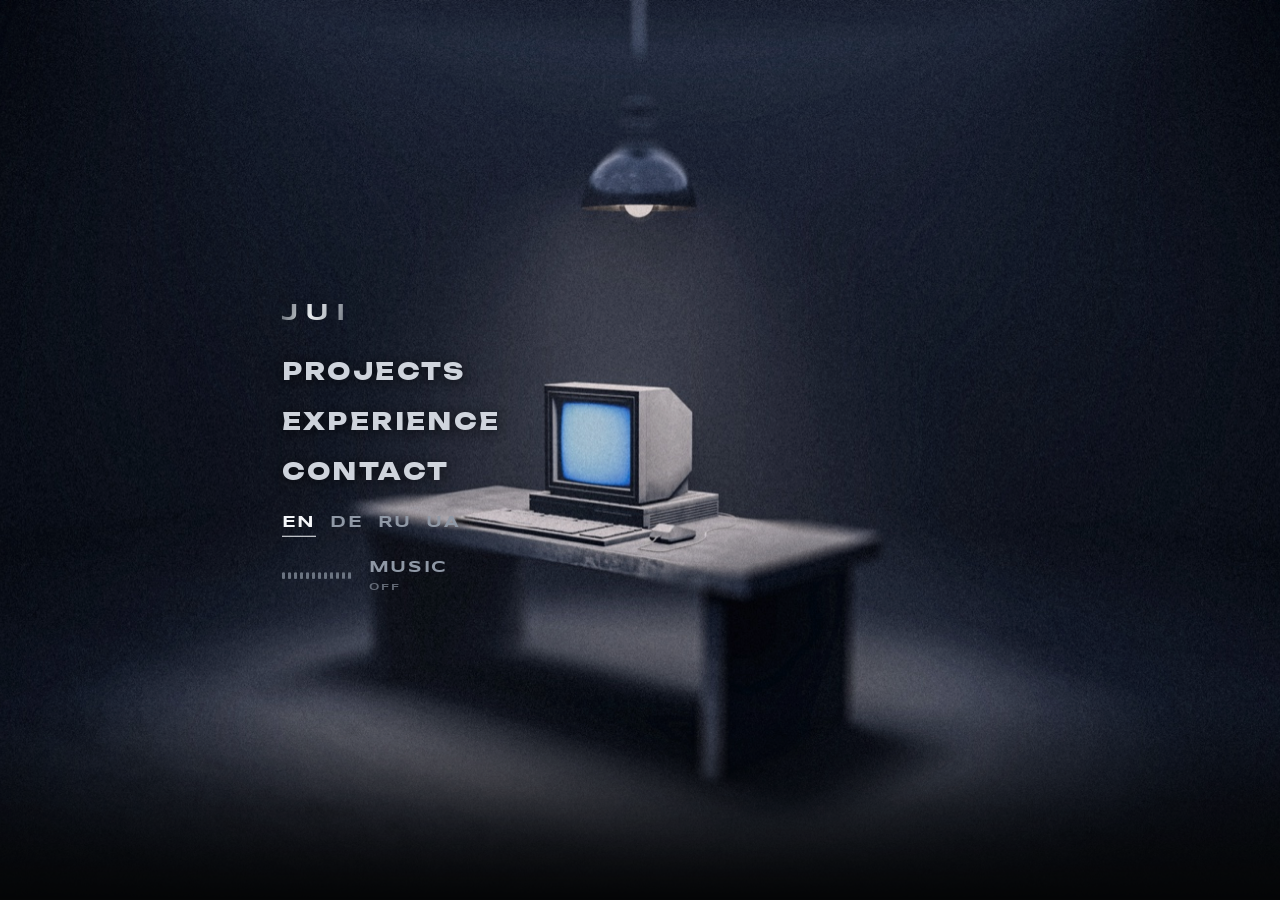
<file: index.html>
<!DOCTYPE html>
<html lang="en">
<head>
    <script src="js/navigation-shell.js?v=2"></script>
    <meta charset="UTF-8">
    <meta name="viewport" content="width=device-width, initial-scale=1.0">
    <meta name="description" content="JUI PORTFOLIO - Daria Lytvin 3D Environment Artist Portfolio. Specializing in creating large-scale environments, PBR texturing, lighting, and scene composition for real-time engines.">
    <meta name="keywords" content="3D Environment Artist, Daria Lytvin, 3D Art, Unreal Engine 5, Blender, Substance Painter, Portfolio">
    <meta name="author" content="Daria Lytvin">
    
    <!-- Social sharing preview -->
    <meta property="og:type" content="website">
    <meta property="og:site_name" content="JUI SSURI">
    <meta property="og:title" content="JUI SSURI, 3D Environment Artist">
    <meta property="og:description" content="Daria Lytvin, 3D environments, materials and lighting portfolio.">
    <meta property="og:image" content="https://juissuri.github.io/assets/images/jui-ssuri-social.png">
    <meta property="og:image:type" content="image/png">
    <meta property="og:image:width" content="1733">
    <meta property="og:image:height" content="907">
    <meta property="og:image:alt" content="JUI SSURI in white letters on a black background">
    <meta name="twitter:card" content="summary_large_image">
    <meta name="twitter:title" content="JUI SSURI, 3D Environment Artist">
    <meta name="twitter:description" content="Daria Lytvin, 3D environments, materials and lighting portfolio.">
    <meta name="twitter:image" content="https://juissuri.github.io/assets/images/jui-ssuri-social.png">
    <meta name="twitter:image:alt" content="JUI SSURI in white letters on a black background">

    <title>JUI PORTFOLIO</title>

    <!-- Favicon, single J, high contrast -->
    <link rel="icon" type="image/svg+xml" href="data:image/svg+xml,%3Csvg xmlns='http://www.w3.org/2000/svg' viewBox='0 0 64 64'%3E%3Crect width='64' height='64' rx='14' fill='%23000000'/%3E%3Ctext x='32' y='46' font-family='Inter,Arial,sans-serif' font-size='42' font-weight='900' fill='%23FFFFFF' text-anchor='middle'%3EJ%3C/text%3E%3C/svg%3E">

    <!-- Font Awesome 6 Icons -->
    <link rel="stylesheet" href="https://cdnjs.cloudflare.com/ajax/libs/font-awesome/6.5.1/css/all.min.css" integrity="sha512-DTOQO9RWCH3ppGqcWaEA1BIZOC6xxalwEsw9c2QQeAIftl+Vegovlnee1c9QX4TctnWMn13TZye+giMm8e2LwA==" crossorigin="anonymous" referrerpolicy="no-referrer" />

    <!-- Fonts -->
    <link rel="stylesheet" href="css/fonts.css">

    <!-- Styles -->
    <link rel="stylesheet" href="css/styles.css?v=breakdown-1">
    <link rel="stylesheet" href="css/project-folders.css">
    <link rel="stylesheet" href="css/portfolio-polish.css?v=cinematic-nav-11">

    <script src="js/surface-light.js?v=2" defer></script>
    <link rel="stylesheet" href="css/warm-gallery.css?v=tech-grey-1">
    <link rel="stylesheet" href="css/tech-grey-theme.css?v=gibson-color-2">
    <link rel="stylesheet" href="css/atmosphere.css?v=2">
    <link rel="stylesheet" href="css/projects-hitman.css?v=6">
</head>
<body id="top">

    <svg class="svg-definitions" aria-hidden="true">
        <symbol id="logo-laptop" viewBox="0 0 100 100">
            <rect x="14" y="22" width="72" height="46" rx="3" fill="#0A0A0A"/>
            <rect x="17" y="25" width="66" height="40" rx="1" stroke-width="1.5"/>
            <circle cx="50" cy="23.5" r="0.5" stroke-width="1.5"/>
            <path d="M 10 68 L 90 68 L 96 78 L 4 78 Z" fill="#0A0A0A" stroke-width="2"/>
            <path d="M 4 78 L 96 78 L 95 80 L 5 80 Z" fill="currentColor" opacity="0.3" stroke="none"/>
            <rect x="43" y="71" width="14" height="4" rx="0.5" stroke-width="1.5"/>
            <path d="M 16 70 L 84 70 M 15 72 L 85 72 M 14 74 L 86 74" stroke-width="1.2" opacity="0.6"/>
            <path d="M 25 69 L 21 76 M 35 69 L 33 76 M 45 69 L 44 76 M 55 69 L 56 76 M 65 69 L 67 76 M 75 69 L 79 76" stroke-width="1.2" opacity="0.6"/>
            <path d="M 22 55 L 45 32 M 28 58 L 51 35" stroke-width="1.5" opacity="0.3"/>
        </symbol>
    </svg>



    <main>
        <section class="hero">
            <img
                class="hero-background-image"
                src="assets/images/hero-computer-2880.jpg"
                srcset="assets/images/hero-computer-1600.jpg 1600w, assets/images/hero-computer-2880.jpg 2880w, assets/images/hero-computer-5029.jpg 5029w"
                sizes="100vw"
                width="5029"
                height="2880"
                alt=""
                aria-hidden="true"
                decoding="async"
                fetchpriority="high"
            >
    <nav class="navbar hero-navigation" aria-label="Primary">
        <div class="navbar-inner">

            <!-- Left: Pure Brand Typography (Kojima-Style Minimal Alignment) -->
            <div class="navbar-left">
                <a href="#top" class="logo logo--text-only" aria-label="JUI">
                    <span class="logo-text">JUI</span>
                </a>
            </div>

            <!-- Top Center: Glowing Code-Typing 'About me' Button -->
            <div class="navbar-center">
                <button class="about-me-btn magnetic-btn" id="about-me-btn" type="button" aria-label="Open About Me Profile">
                    <span class="about-me-glow"></span>
                    <span class="about-me-text" id="typing-text" data-i18n="nav_about">About me</span><span class="typing-cursor">_</span>
                </button>
            </div>

            <!-- Right Navigation -->
            <div class="navbar-right">
                <div class="nav-links">
                    <a href="#projects" class="nav-link" data-i18n="nav_projects">PROJECTS</a>
                    <span class="nav-pipe">|</span>
                    <a href="#experience" class="nav-link" data-i18n="nav_experience">EXPERIENCE</a>
                    <span class="nav-pipe">|</span>
                    <a href="#main-contact-btn" class="nav-link" data-i18n="nav_contact">CONTACT</a>
                </div>
                <div class="lang-switch" role="group" aria-label="Language">
                    <button type="button" class="lang-btn is-active" data-lang="en" aria-label="English">EN</button>
                    <button type="button" class="lang-btn" data-lang="de" aria-label="Deutsch">DE</button>
                    <button type="button" class="lang-btn" data-lang="ru" aria-label="Русский">RU</button>
                    <button type="button" class="lang-btn" data-lang="uk" aria-label="Українська">UA</button>
                </div>
                <button type="button" class="wave-btn" data-music-wave aria-pressed="false" aria-label="Play background music">
                    <span class="wave-bars" aria-hidden="true"><i></i><i></i><i></i><i></i><i></i><i></i><i></i><i></i><i></i><i></i><i></i><i></i></span>
                    <span class="wave-caption"><span class="wave-title" data-i18n="music_label">MUSIC</span><span class="wave-state" data-music-state>OFF</span></span>
                </button>
            </div>

            <button class="nav-burger" id="nav-burger" type="button" aria-label="Open menu" aria-expanded="false" aria-controls="nav-drawer">
                <span></span><span></span><span></span>
            </button>
        </div>

        <div class="nav-drawer" id="nav-drawer" aria-hidden="true">
            <a href="#projects" class="nav-drawer-link" data-i18n="nav_projects">PROJECTS</a>
            <a href="#experience" class="nav-drawer-link" data-i18n="nav_experience">EXPERIENCE</a>
            <a href="#main-contact-btn" class="nav-drawer-link" data-i18n="nav_contact">CONTACT</a>
            <button class="about-me-btn about-me-btn--drawer" id="about-me-btn-drawer" type="button"><span data-i18n="nav_about">About me</span><span class="typing-cursor">_</span></button>
            <div class="lang-switch lang-switch--drawer" role="group" aria-label="Language">
                <button type="button" class="lang-btn is-active" data-lang="en">EN</button>
                <button type="button" class="lang-btn" data-lang="de">DE</button>
                <button type="button" class="lang-btn" data-lang="ru">RU</button>
                <button type="button" class="lang-btn" data-lang="uk">UA</button>
            </div>
            <button type="button" class="wave-btn wave-btn--drawer" data-music-wave aria-pressed="false" aria-label="Play background music">
                <span class="wave-bars" aria-hidden="true"><i></i><i></i><i></i><i></i><i></i><i></i><i></i><i></i><i></i><i></i><i></i><i></i></span>
                <span class="wave-caption"><span class="wave-title" data-i18n="music_label">MUSIC</span><span class="wave-state" data-music-state>OFF</span></span>
            </button>
        </div>
    </nav>

            <div class="hero-lines">
                <div class="hero-line"></div>
                <div class="hero-line hero-line-left"></div>
                <div class="hero-line hero-line-right"></div>
            </div>

        </section>

        

        <!-- ================================================================
             ABOUT ME, cinematic dark strip after hero
             ================================================================ -->
        <section id="about-me" class="about-me-section">
            <div class="about-me-inner reveal">
                <div class="about-me-text-col">
                    <h2 class="about-me-title" data-i18n="about_title">ABOUT ME</h2>
                    <div class="about-me-email">juissuri@gmail.com</div>
                    <p class="about-me-bio" data-i18n="about_bio">
                        3D Environment Artist with a passion for cinematic aesthetics and large-scale world-building. Specializing in asset creation, UV mapping, PBR texturing, lighting, and scene composition. Always open to new horizons and a wide range of projects.
                    </p>
                    <div class="about-me-details">
                        <div class="about-me-detail">
                            <span class="about-me-detail-label" data-i18n="about_age_label">AGE</span>
                            <span class="about-me-detail-value">19</span>
                        </div>
                        <span class="about-me-detail-sep" aria-hidden="true">·</span>
                        <div class="about-me-detail">
                            <span class="about-me-detail-label" data-i18n="about_location_label">LOCATION</span>
                            <span class="about-me-detail-value" data-i18n="about_location_value">Germany</span>
                        </div>
                        <span class="about-me-detail-sep" aria-hidden="true">·</span>
                        <div class="about-me-detail">
                            <span class="about-me-detail-label" data-i18n="about_languages_label">LANGUAGES</span>
                            <span class="about-me-detail-value">RU · UA · EN · DE</span>
                        </div>
                    </div>
                </div>
                <div class="about-me-photo-col">
                    <img src="assets/images/JUIS.webp" alt="Daria Lytvin" class="about-me-photo"
                         onerror="this.onerror=null;this.src='assets/images/JUIS.png';">
                </div>
            </div>
        </section>

        <!-- ================================================================
             PROJECTS, visual cards (image always visible, incl. mobile)
             ================================================================ -->
        <section id="projects" class="pshell-section pshell-section--files">
            <div class="files-directory reveal">
                <div class="files-directory-header">
                    <h2 class="pshell-title title-reveal" data-i18n="projects_title">PROJECT</h2>
                </div>
                <div class="projects-grid" data-no-paging>
                    <!-- 01 GIBSON RIDGE -->
                    <article class="proj-card folder-card proj-card--true-color">

                        <a href="project-view.html?id=01" class="proj-media" aria-label="Open Gibson Ridge" data-preview-images="assets/images/PROJECT1.jpeg?v=2">
                            <img src="assets/images/gibson-ridge-960.webp?v=2"
                                 srcset="assets/images/gibson-ridge-720.webp?v=2 720w, assets/images/gibson-ridge-960.webp?v=2 960w, assets/images/gibson-ridge-1200.webp?v=2 1200w, assets/images/gibson-ridge-1920.webp?v=2 1920w"
                                 sizes="(max-width: 700px) 100vw, (max-width: 1200px) 50vw, 33vw"
                                 alt="Gibson Ridge, desert outpost environment" loading="lazy" decoding="async" width="960" height="540">
                        </a>
                        <div class="proj-body">
                            <h3 class="proj-name">GIBSON RIDGE</h3>
                            <p class="proj-meta proj-meta--spacer" aria-hidden="true"></p>
                            <p class="proj-overlay-desc" data-i18n="details_desc_01">Gibson Ridge is a cinematic desert outpost whose atmosphere is shaped by isolation and life far from civilization.</p>
                            <div class="proj-tags"><span><img class="software-icon" src="assets/icons/unrealengine-gray.svg" width="24" height="24" alt="" aria-hidden="true" decoding="async">UE5</span><span><img class="software-icon software-icon--image" src="assets/icons/gaea.png" width="24" height="24" alt="" aria-hidden="true" decoding="async">Gaea</span><span><img class="software-icon" src="assets/icons/blender-gray.svg" width="24" height="24" alt="" aria-hidden="true" decoding="async">Blender</span><span><img class="software-icon software-icon--image" src="assets/icons/substance-painter.svg" width="24" height="24" alt="" aria-hidden="true" decoding="async">Substance</span></div>
                            <div class="proj-actions">
                                <button class="file-details-btn" type="button" data-target="details-01" aria-expanded="false" aria-controls="details-01" data-i18n="details_btn">DETAILS</button>
                            </div>
                        </div>
                        <div class="file-details" id="details-01" hidden>
                            <div class="file-details-grid">
                                <div class="file-details-item"><span class="file-details-label" data-i18n="details_engine_label">ENGINE</span><span class="file-details-value">Unreal Engine 5</span></div>
                                <div class="file-details-item"><span class="file-details-label" data-i18n="details_tools_label">TOOLS</span><span class="file-details-value software-list"><span class="software-item"><img class="software-icon software-icon--image" src="assets/icons/gaea.png" width="24" height="24" alt="" aria-hidden="true" decoding="async">Gaea</span><span class="software-item"><img class="software-icon" src="assets/icons/blender-gray.svg" width="24" height="24" alt="" aria-hidden="true" decoding="async">Blender</span><span class="software-item"><img class="software-icon" src="assets/icons/unrealengine-gray.svg" width="24" height="24" alt="" aria-hidden="true" decoding="async">UE5</span><span class="software-item"><img class="software-icon software-icon--image" src="assets/icons/substance-painter.svg" width="24" height="24" alt="" aria-hidden="true" decoding="async">Substance</span></span></div>
                                <div class="file-details-item"><span class="file-details-label" data-i18n="details_year_label">YEAR</span><span class="file-details-value">2026</span></div>
                                <div class="file-details-item"><span class="file-details-label" data-i18n="stats_role_label">ROLE</span><span class="file-details-value" data-i18n="stats_role_solo">SOLO PROJECT</span></div>
                                <div class="file-details-item"><span class="file-details-label" data-i18n="stats_target_label">TARGET</span><span class="file-details-value" data-i18n="stats_target_realtime">REAL-TIME</span></div>
                                <div class="file-details-item"><span class="file-details-label" data-i18n="stats_scope_label">FOCUS</span><span class="file-details-value" data-i18n="stats_scope_01">ENVIRONMENT · LIGHTING</span></div>
                                <div class="file-details-item"><span class="file-details-label" data-i18n="stats_status_label">STATUS</span><span class="file-details-value file-details-value--status" data-i18n="stats_status_live">PUBLISHED</span></div>
                            </div>
                            <p class="file-details-desc" data-i18n="details_desc_01">Gibson Ridge is a cinematic desert outpost whose atmosphere is shaped by isolation and life far from civilization.</p>
                            <div class="file-details-actions">
                                <a href="project-breakdown.html?project=01" class="file-details-link file-details-link--ghost" data-i18n="all_details">all project creation details</a>
                            </div>
                        </div>
                    </article>
                    <!-- 02 SIMON'S GARAGE -->
                    <article class="proj-card folder-card">

                        <div class="proj-media" aria-hidden="true">
                            <span class="proj-media-empty" data-i18n="proj_name_wip">COMING SOON</span>
                        </div>
                        <div class="proj-body">
                            <h3 class="proj-name">SIMON'S GARAGE</h3>
                            <p class="proj-meta" data-i18n="file_meta_02">Interior, 2026</p>
                            <p class="proj-overlay-desc" data-i18n="details_desc_02">Awaiting publication, full breakdown soon. Interior study focused on material fidelity and grounded storytelling through props.</p>
                            <div class="proj-tags"><span><img class="software-icon" src="assets/icons/unrealengine-gray.svg" width="24" height="24" alt="" aria-hidden="true" decoding="async">UE5</span><span><img class="software-icon" src="assets/icons/blender-gray.svg" width="24" height="24" alt="" aria-hidden="true" decoding="async">Blender</span><span><img class="software-icon software-icon--image" src="assets/icons/substance-painter.svg" width="24" height="24" alt="" aria-hidden="true" decoding="async">Substance</span></div>
                            <div class="proj-actions">
                                <button class="file-details-btn" type="button" data-target="details-02" aria-expanded="false" aria-controls="details-02" data-i18n="details_btn">DETAILS</button>
                            </div>
                        </div>
                        <div class="file-details" id="details-02" hidden>
                            <div class="file-details-grid">
                                <div class="file-details-item"><span class="file-details-label" data-i18n="details_engine_label">ENGINE</span><span class="file-details-value">Unreal Engine 5</span></div>
                                <div class="file-details-item"><span class="file-details-label" data-i18n="details_tools_label">TOOLS</span><span class="file-details-value software-list"><span class="software-item"><img class="software-icon" src="assets/icons/blender-gray.svg" width="24" height="24" alt="" aria-hidden="true" decoding="async">Blender</span><span class="software-item"><img class="software-icon software-icon--image" src="assets/icons/substance-painter.svg" width="24" height="24" alt="" aria-hidden="true" decoding="async">Substance</span><span class="software-item"><img class="software-icon" src="assets/icons/unrealengine-gray.svg" width="24" height="24" alt="" aria-hidden="true" decoding="async">UE5</span></span></div>
                                <div class="file-details-item"><span class="file-details-label" data-i18n="details_year_label">YEAR</span><span class="file-details-value">2026</span></div>
                                <div class="file-details-item"><span class="file-details-label" data-i18n="stats_role_label">ROLE</span><span class="file-details-value" data-i18n="stats_role_solo">SOLO PROJECT</span></div>
                                <div class="file-details-item"><span class="file-details-label" data-i18n="stats_target_label">TARGET</span><span class="file-details-value" data-i18n="stats_target_realtime">REAL-TIME</span></div>
                                <div class="file-details-item"><span class="file-details-label" data-i18n="stats_scope_label">FOCUS</span><span class="file-details-value" data-i18n="stats_scope_02">INTERIOR · PROPS</span></div>
                                <div class="file-details-item"><span class="file-details-label" data-i18n="stats_status_label">STATUS</span><span class="file-details-value file-details-value--status is-wip" data-i18n="stats_status_wip">IN PRODUCTION</span></div>
                            </div>
                            <p class="file-details-desc" data-i18n="details_desc_02">Awaiting publication, full breakdown soon. Interior study focused on material fidelity and grounded storytelling through props.</p>
                            <div class="file-details-actions">
                                <a href="project-breakdown.html?project=02" class="file-details-link file-details-link--ghost" data-i18n="all_details">View project details</a>
                            </div>
                        </div>
                    </article>
                    <!-- 03 MOUNTAINS -->
                    <article class="proj-card folder-card">

                        <a href="project-view.html?id=03" class="proj-media" aria-label="Open Mountains">
                            <img src="assets/images/mountains.jpg" alt="Mountains, topographic environment study" loading="lazy" decoding="async" width="960" height="540">
                        </a>
                        <div class="proj-body">
                            <h3 class="proj-name">MOUNTAINS</h3>
                            <p class="proj-meta" data-i18n="file_meta_03">Environment, 2026</p>
                            <p class="proj-overlay-desc" data-i18n="details_desc_03">Large-scale mountain environment exploring scale, atmosphere, and distant haze.</p>
                            <div class="proj-tags"><span><img class="software-icon" src="assets/icons/unrealengine-gray.svg" width="24" height="24" alt="" aria-hidden="true" decoding="async">UE5</span><span><img class="software-icon software-icon--image" src="assets/icons/gaea.png" width="24" height="24" alt="" aria-hidden="true" decoding="async">Gaea</span><span><img class="software-icon" src="assets/icons/blender-gray.svg" width="24" height="24" alt="" aria-hidden="true" decoding="async">Blender</span></div>
                            <div class="proj-actions">
                                <button class="file-details-btn" type="button" data-target="details-03" aria-expanded="false" aria-controls="details-03" data-i18n="details_btn">DETAILS</button>
                            </div>
                        </div>
                        <div class="file-details" id="details-03" hidden>
                            <div class="file-details-grid">
                                <div class="file-details-item"><span class="file-details-label" data-i18n="details_engine_label">ENGINE</span><span class="file-details-value">Unreal Engine 5</span></div>
                                <div class="file-details-item"><span class="file-details-label" data-i18n="details_tools_label">TOOLS</span><span class="file-details-value software-list"><span class="software-item"><img class="software-icon software-icon--image" src="assets/icons/gaea.png" width="24" height="24" alt="" aria-hidden="true" decoding="async">Gaea</span><span class="software-item"><img class="software-icon" src="assets/icons/blender-gray.svg" width="24" height="24" alt="" aria-hidden="true" decoding="async">Blender</span><span class="software-item"><img class="software-icon" src="assets/icons/unrealengine-gray.svg" width="24" height="24" alt="" aria-hidden="true" decoding="async">UE5</span></span></div>
                                <div class="file-details-item"><span class="file-details-label" data-i18n="details_year_label">YEAR</span><span class="file-details-value">2026</span></div>
                                <div class="file-details-item"><span class="file-details-label" data-i18n="stats_role_label">ROLE</span><span class="file-details-value" data-i18n="stats_role_solo">SOLO PROJECT</span></div>
                                <div class="file-details-item"><span class="file-details-label" data-i18n="stats_target_label">TARGET</span><span class="file-details-value" data-i18n="stats_target_realtime">REAL-TIME</span></div>
                                <div class="file-details-item"><span class="file-details-label" data-i18n="stats_scope_label">FOCUS</span><span class="file-details-value" data-i18n="stats_scope_03">TERRAIN · ATMOSPHERE</span></div>
                                <div class="file-details-item"><span class="file-details-label" data-i18n="stats_status_label">STATUS</span><span class="file-details-value file-details-value--status is-wip" data-i18n="stats_status_wip">IN PRODUCTION</span></div>
                            </div>
                            <p class="file-details-desc" data-i18n="details_desc_03">Large-scale mountain environment exploring scale, atmosphere, and distant haze.</p>
                            <div class="file-details-actions">
                                <a href="project-breakdown.html?project=03" class="file-details-link file-details-link--ghost" data-i18n="all_details">View project details</a>
                            </div>
                        </div>
                    </article>
                    <!-- 04 WIP -->
                    <article class="proj-card folder-card">

                        <div class="proj-media" aria-hidden="true">
                            <span class="proj-media-empty">WIP</span>
                        </div>
                        <div class="proj-body">
                            <h3 class="proj-name" data-i18n="proj_name_wip">COMING SOON</h3>
                            <p class="proj-meta" data-i18n="file_meta_wip">In Production, 2026</p>
                            <p class="proj-overlay-desc" data-i18n="details_desc_wip">New environment in production, full reveal soon.</p>
                            <div class="proj-tags"><span><img class="software-icon" src="assets/icons/unrealengine-gray.svg" width="24" height="24" alt="" aria-hidden="true" decoding="async">UE5</span><span><img class="software-icon" src="assets/icons/blender-gray.svg" width="24" height="24" alt="" aria-hidden="true" decoding="async">Blender</span></div>
                            <div class="proj-actions">
                                <button class="file-details-btn" type="button" data-target="details-04" aria-expanded="false" aria-controls="details-04" data-i18n="details_btn">DETAILS</button>
                            </div>
                        </div>
                        <div class="file-details" id="details-04" hidden>
                            <div class="file-details-grid">
                                <div class="file-details-item"><span class="file-details-label" data-i18n="details_engine_label">ENGINE</span><span class="file-details-value">Unreal Engine 5</span></div>
                                <div class="file-details-item"><span class="file-details-label" data-i18n="details_tools_label">TOOLS</span><span class="file-details-value software-list"><span class="software-item"><img class="software-icon" src="assets/icons/blender-gray.svg" width="24" height="24" alt="" aria-hidden="true" decoding="async">Blender</span><span class="software-item"><img class="software-icon" src="assets/icons/unrealengine-gray.svg" width="24" height="24" alt="" aria-hidden="true" decoding="async">UE5</span></span></div>
                                <div class="file-details-item"><span class="file-details-label" data-i18n="details_year_label">YEAR</span><span class="file-details-value">2026</span></div>
                                <div class="file-details-item"><span class="file-details-label" data-i18n="stats_role_label">ROLE</span><span class="file-details-value" data-i18n="stats_role_solo">SOLO PROJECT</span></div>
                                <div class="file-details-item"><span class="file-details-label" data-i18n="stats_target_label">TARGET</span><span class="file-details-value" data-i18n="stats_target_realtime">REAL-TIME</span></div>
                                <div class="file-details-item"><span class="file-details-label" data-i18n="stats_scope_label">FOCUS</span><span class="file-details-value" data-i18n="stats_scope_wip">NOT DISCLOSED</span></div>
                                <div class="file-details-item"><span class="file-details-label" data-i18n="stats_status_label">STATUS</span><span class="file-details-value file-details-value--status is-wip" data-i18n="stats_status_wip">IN PRODUCTION</span></div>
                            </div>
                            <p class="file-details-desc" data-i18n="details_desc_wip">New environment in production, full reveal soon.</p>
                            <div class="file-details-actions">
                                <a href="project-breakdown.html?project=04" class="file-details-link file-details-link--ghost" data-i18n="all_details">View project details</a>
                            </div>
                        </div>
                    </article>
                    <!-- 05 WIP -->
                    <article class="proj-card folder-card">

                        <div class="proj-media" aria-hidden="true">
                            <span class="proj-media-empty">WIP</span>
                        </div>
                        <div class="proj-body">
                            <h3 class="proj-name" data-i18n="proj_name_wip">COMING SOON</h3>
                            <p class="proj-meta" data-i18n="file_meta_wip">In Production, 2026</p>
                            <p class="proj-overlay-desc" data-i18n="details_desc_wip">New environment in production, full reveal soon.</p>
                            <div class="proj-tags"><span><img class="software-icon" src="assets/icons/unrealengine-gray.svg" width="24" height="24" alt="" aria-hidden="true" decoding="async">UE5</span><span><img class="software-icon" src="assets/icons/blender-gray.svg" width="24" height="24" alt="" aria-hidden="true" decoding="async">Blender</span></div>
                            <div class="proj-actions">
                                <button class="file-details-btn" type="button" data-target="details-05" aria-expanded="false" aria-controls="details-05" data-i18n="details_btn">DETAILS</button>
                            </div>
                        </div>
                        <div class="file-details" id="details-05" hidden>
                            <div class="file-details-grid">
                                <div class="file-details-item"><span class="file-details-label" data-i18n="details_engine_label">ENGINE</span><span class="file-details-value">Unreal Engine 5</span></div>
                                <div class="file-details-item"><span class="file-details-label" data-i18n="details_tools_label">TOOLS</span><span class="file-details-value software-list"><span class="software-item"><img class="software-icon" src="assets/icons/blender-gray.svg" width="24" height="24" alt="" aria-hidden="true" decoding="async">Blender</span><span class="software-item"><img class="software-icon" src="assets/icons/unrealengine-gray.svg" width="24" height="24" alt="" aria-hidden="true" decoding="async">UE5</span></span></div>
                                <div class="file-details-item"><span class="file-details-label" data-i18n="details_year_label">YEAR</span><span class="file-details-value">2026</span></div>
                                <div class="file-details-item"><span class="file-details-label" data-i18n="stats_role_label">ROLE</span><span class="file-details-value" data-i18n="stats_role_solo">SOLO PROJECT</span></div>
                                <div class="file-details-item"><span class="file-details-label" data-i18n="stats_target_label">TARGET</span><span class="file-details-value" data-i18n="stats_target_realtime">REAL-TIME</span></div>
                                <div class="file-details-item"><span class="file-details-label" data-i18n="stats_scope_label">FOCUS</span><span class="file-details-value" data-i18n="stats_scope_wip">NOT DISCLOSED</span></div>
                                <div class="file-details-item"><span class="file-details-label" data-i18n="stats_status_label">STATUS</span><span class="file-details-value file-details-value--status is-wip" data-i18n="stats_status_wip">IN PRODUCTION</span></div>
                            </div>
                            <p class="file-details-desc" data-i18n="details_desc_wip">New environment in production, full reveal soon.</p>
                            <div class="file-details-actions">
                                <a href="project-breakdown.html?project=05" class="file-details-link file-details-link--ghost" data-i18n="all_details">View project details</a>
                            </div>
                        </div>
                    </article>
                    <!-- 06 WIP -->
                    <article class="proj-card folder-card">

                        <div class="proj-media" aria-hidden="true">
                            <span class="proj-media-empty">WIP</span>
                        </div>
                        <div class="proj-body">
                            <h3 class="proj-name" data-i18n="proj_name_wip">COMING SOON</h3>
                            <p class="proj-meta" data-i18n="file_meta_wip">In Production, 2026</p>
                            <p class="proj-overlay-desc" data-i18n="details_desc_wip">New environment in production, full reveal soon.</p>
                            <div class="proj-tags"><span><img class="software-icon" src="assets/icons/unrealengine-gray.svg" width="24" height="24" alt="" aria-hidden="true" decoding="async">UE5</span><span><img class="software-icon" src="assets/icons/blender-gray.svg" width="24" height="24" alt="" aria-hidden="true" decoding="async">Blender</span></div>
                            <div class="proj-actions">
                                <button class="file-details-btn" type="button" data-target="details-06" aria-expanded="false" aria-controls="details-06" data-i18n="details_btn">DETAILS</button>
                            </div>
                        </div>
                        <div class="file-details" id="details-06" hidden>
                            <div class="file-details-grid">
                                <div class="file-details-item"><span class="file-details-label" data-i18n="details_engine_label">ENGINE</span><span class="file-details-value">Unreal Engine 5</span></div>
                                <div class="file-details-item"><span class="file-details-label" data-i18n="details_tools_label">TOOLS</span><span class="file-details-value software-list"><span class="software-item"><img class="software-icon" src="assets/icons/blender-gray.svg" width="24" height="24" alt="" aria-hidden="true" decoding="async">Blender</span><span class="software-item"><img class="software-icon" src="assets/icons/unrealengine-gray.svg" width="24" height="24" alt="" aria-hidden="true" decoding="async">UE5</span></span></div>
                                <div class="file-details-item"><span class="file-details-label" data-i18n="details_year_label">YEAR</span><span class="file-details-value">2026</span></div>
                                <div class="file-details-item"><span class="file-details-label" data-i18n="stats_role_label">ROLE</span><span class="file-details-value" data-i18n="stats_role_solo">SOLO PROJECT</span></div>
                                <div class="file-details-item"><span class="file-details-label" data-i18n="stats_target_label">TARGET</span><span class="file-details-value" data-i18n="stats_target_realtime">REAL-TIME</span></div>
                                <div class="file-details-item"><span class="file-details-label" data-i18n="stats_scope_label">FOCUS</span><span class="file-details-value" data-i18n="stats_scope_wip">NOT DISCLOSED</span></div>
                                <div class="file-details-item"><span class="file-details-label" data-i18n="stats_status_label">STATUS</span><span class="file-details-value file-details-value--status is-wip" data-i18n="stats_status_wip">IN PRODUCTION</span></div>
                            </div>
                            <p class="file-details-desc" data-i18n="details_desc_wip">New environment in production, full reveal soon.</p>
                            <div class="file-details-actions">
                                <a href="project-breakdown.html?project=06" class="file-details-link file-details-link--ghost" data-i18n="all_details">View project details</a>
                            </div>
                        </div>
                    </article>
                </div>
            </div>

        </section>

        <!-- ================================================================
             SKILLS, same bar style, no percentages
             ================================================================ -->
        <section id="skills" class="skills-section">
            <div class="skills-inner reveal">

                <h2 class="skills-title title-reveal" data-i18n="skills_title">SKILLS</h2>

                <div class="skills-header">
                    <span class="skills-header-deco"></span>
                    <span data-i18n="skills_header">SKILLS UTILISATION</span>
                    <span class="skills-header-deco"></span>
                </div>

                <div class="skills-grid">

                    <!-- Skill 1 -->
                    <div class="skill-item">
                        <div class="skill-left">
                            <span class="skill-name">MODELING</span>
                        </div>
                        <div class="skill-bar"><div class="skill-bar-fill" style="width:100%"></div></div>
                    </div>

                    <!-- Skill 2 -->
                    <div class="skill-item">
                        <div class="skill-left">
                            <span class="skill-name">UV-MAPPING</span>
                        </div>
                        <div class="skill-bar"><div class="skill-bar-fill" style="width:75%"></div></div>
                    </div>

                    <!-- Skill 3 -->
                    <div class="skill-item">
                        <div class="skill-left">
                            <span class="skill-name">PBR TEXTURING</span>
                        </div>
                        <div class="skill-bar"><div class="skill-bar-fill" style="width:55%"></div></div>
                    </div>

                    <!-- Skill 4 -->
                    <div class="skill-item">
                        <div class="skill-left">
                            <span class="skill-name">BAKING</span>
                        </div>
                        <div class="skill-bar"><div class="skill-bar-fill" style="width:37%"></div></div>
                    </div>

                    <!-- Skill 5 -->
                    <div class="skill-item">
                        <div class="skill-left">
                            <span class="skill-name">LIGHTING</span>
                        </div>
                        <div class="skill-bar"><div class="skill-bar-fill" style="width:78%"></div></div>
                    </div>

                    <!-- Skill 6 -->
                    <div class="skill-item">
                        <div class="skill-left">
                            <span class="skill-name">TERRAIN</span>
                        </div>
                        <div class="skill-bar"><div class="skill-bar-fill" style="width:40%"></div></div>
                    </div>

                </div>

            </div>
        </section>

        <!-- ================================================================
             EXPERIENCE / RESUME
             ================================================================ -->
        <section id="experience" class="exp-section">
            <div class="exp-inner reveal">

                <h2 class="skills-title title-reveal" data-i18n="exp_title">EXPERIENCE</h2>

                <div class="exp-grid">

                    <article class="exp-item">
                        <span class="exp-period">2024 · NOW</span>
                        <h3 class="exp-role" data-i18n="exp_role">INDEPENDENT 3D ENVIRONMENT ARTIST</h3>
                        <p class="exp-desc" data-i18n="exp_desc">
                            Full-cycle production of personal real-time environments. Managed all stages of development from initial blockout and hard-surface asset creation to PBR texturing, lighting, and final scene composition in Unreal Engine 5.
                        </p>
                    </article>

                </div>


            </div>
        </section>

        <!-- PRIMARY TOOLS SECTION, hidden for now -->
        <section id="tools" class="tools-section" style="display:none;" aria-hidden="true">
            <div class="tools-inner reveal">
                <div class="tools-heading">
                    <h2 class="tools-title">PRIMARY <span>TOOLS</span></h2>
                </div>

                <div class="tools-container">
                    <div class="tools-group">
                        <span class="tool-name">SUBSTANCE PAINTER</span>
                        <span class="tool-divider">,</span>
                        <span class="tool-name">SUBSTANCE DESIGNER</span>
                    </div>
                    <div class="tools-group">
                        <span class="tool-name">BLENDER</span>
                        <span class="tool-divider">,</span>
                        <span class="tool-name">UNREAL ENGINE 5</span>
                        <span class="tool-divider">,</span>
                        <span class="tool-name">GAEA</span>
                    </div>
                    <div class="tools-group">
                        <span class="tool-name">ADOBE PHOTOSHOP</span>
                        <span class="tool-divider">,</span>
                        <span class="tool-name">ADOBE AFTEREFFECTS</span>
                    </div>
                </div>
            </div>
        </section>

        <section id="contact" class="contact contact--handshake">
            <div class="contact-handshake-bg" aria-hidden="true">
                <!-- Замени src на свой high-res рукопожатия: assets/images/handshake.jpg -->
                <img src="assets/images/handshake.jpg" alt="" class="contact-handshake-img" width="2148" height="912" loading="lazy" onerror="this.style.display='none'">
                <div class="contact-handshake-scrim"></div>
                <div class="contact-handshake-grid"></div>
            </div>

            <div class="contact-inner contact-handshake-inner reveal">

                <div class="contact-quote">
                    <p class="contact-quote-text" data-i18n="contact_quote_text">“My goal isn't just to show beautiful visuals, but to build a world players can truly believe in, where they can find a piece of themselves”</p>
                    <span class="contact-quote-author">Hideo Kojima</span>
                </div>

                <a href="https://linktr.ee/juissuri" target="_blank" rel="noopener noreferrer" class="contact-cta magnetic-btn" id="main-contact-btn" aria-label="Contact me">
                    <span class="contact-cta-text" data-i18n="contact_cta">Let's Contact</span>
                </a>
            </div>
        </section>
    </main>

    <footer class="footer">
        <div class="footer-inner">
            <div class="footer-bottom">
                <div class="footer-copyright" data-i18n="footer_copyright">© 2026 Lytvin Daria. All rights reserved. Designed and developed by the creator.</div>
                <div class="footer-legal">
                    <a href="https://www.instagram.com/juissuri/" target="_blank" rel="noopener noreferrer" class="footer-legal-link"><i class="fa-brands fa-instagram footer-social-icon" aria-hidden="true"></i><span>Instagram</span></a>
                    <a href="https://x.com/juissuri" target="_blank" rel="noopener noreferrer" class="footer-legal-link"><i class="fa-brands fa-x-twitter footer-social-icon" aria-hidden="true"></i><span>X</span></a>
                    <a href="https://t.me/juissuri" target="_blank" rel="noopener noreferrer" class="footer-legal-link"><i class="fa-brands fa-telegram footer-social-icon" aria-hidden="true"></i><span>Telegram</span></a>
                    <a href="https://www.artstation.com/juissuri" target="_blank" rel="noopener noreferrer" class="footer-legal-link"><i class="fa-brands fa-artstation footer-social-icon" aria-hidden="true"></i><span>ArtStation</span></a>
                </div>
            </div>
        </div>
    </footer>

    <!-- Sci-Fi ID Card 'About Me' Modal Window -->
    <div class="about-modal" id="about-modal" aria-hidden="true" aria-modal="true" role="dialog" aria-labelledby="about-modal-title">
        <div class="about-modal-backdrop" id="about-modal-backdrop"></div>
        <div class="id-card-container">
            <div class="id-card-header">
                <button class="id-card-close" id="about-modal-close" type="button" aria-label="Close About Me modal">
                    <i class="fa-solid fa-xmark"></i>
                </button>
            </div>
            
            <div class="id-card-body">
                <!-- Profile Photo -->
                <div class="id-card-photo-wrapper">
                    <img src="assets/images/JUIS.webp" alt="Profile" id="about-profile-img" class="id-card-photo"
                         onerror="this.onerror=null;this.src='assets/images/JUIS.png';">
                    <div class="id-card-photo-frame"></div>
                    <div class="id-card-photo-overlay"></div>
                </div>

                <!-- Personal Info & Bio -->
                <div class="id-card-info">
                    <div class="id-card-field-group">
                        <div class="id-card-field">
                            <span class="id-label" data-i18n="modal_name_label">NAME:</span>
                            <span class="id-value" id="about-modal-title">Daria Lytvin</span>
                        </div>
                        <div class="id-card-field">
                            <span class="id-label" data-i18n="modal_age_label">AGE:</span>
                            <span class="id-value">19</span>
                        </div>
                        <div class="id-card-field">
                            <span class="id-label" data-i18n="modal_location_label">LOCATION:</span>
                            <span class="id-value" data-i18n="modal_location_value">Germany</span>
                        </div>
                    </div>

                    <div class="id-card-section">
                        <span class="id-label" data-i18n="modal_languages_label">Languages:</span>
                        <div class="id-languages-text" data-i18n="modal_languages_text">
                            Russian (native), Ukrainian (native), English (intermediate), German (A1&ndash;B2)
                        </div>
                    </div>

                    <div class="id-card-section id-bio-section">
                        <span class="id-label" data-i18n="modal_bio_label">Biography:</span>
                        <div class="id-bio-text" data-i18n="modal_bio_text">
                            I create 3D worlds. Cinematic aesthetics are my passion, but I can also easily adapt to a variety of artistic styles and settings. I’m always open to new horizons and a wide range of projects.
                        </div>
                    </div>
                </div>
            </div>
        </div>
    </div>

    <script src="js/i18n.js?v=gibson-copy-2"></script>
    <script src="js/project-preview.js"></script>
    <script src="js/main.js?v=perf-2"></script>
    <script src="js/card-parallax.js?v=2"></script>
    <script src="js/projects-carousel.js?v=9"></script>
    <script src="js/lightbox.js?v=2"></script>
    <script src="js/atmosphere.js?v=4"></script>
</body>
</html>
</file>
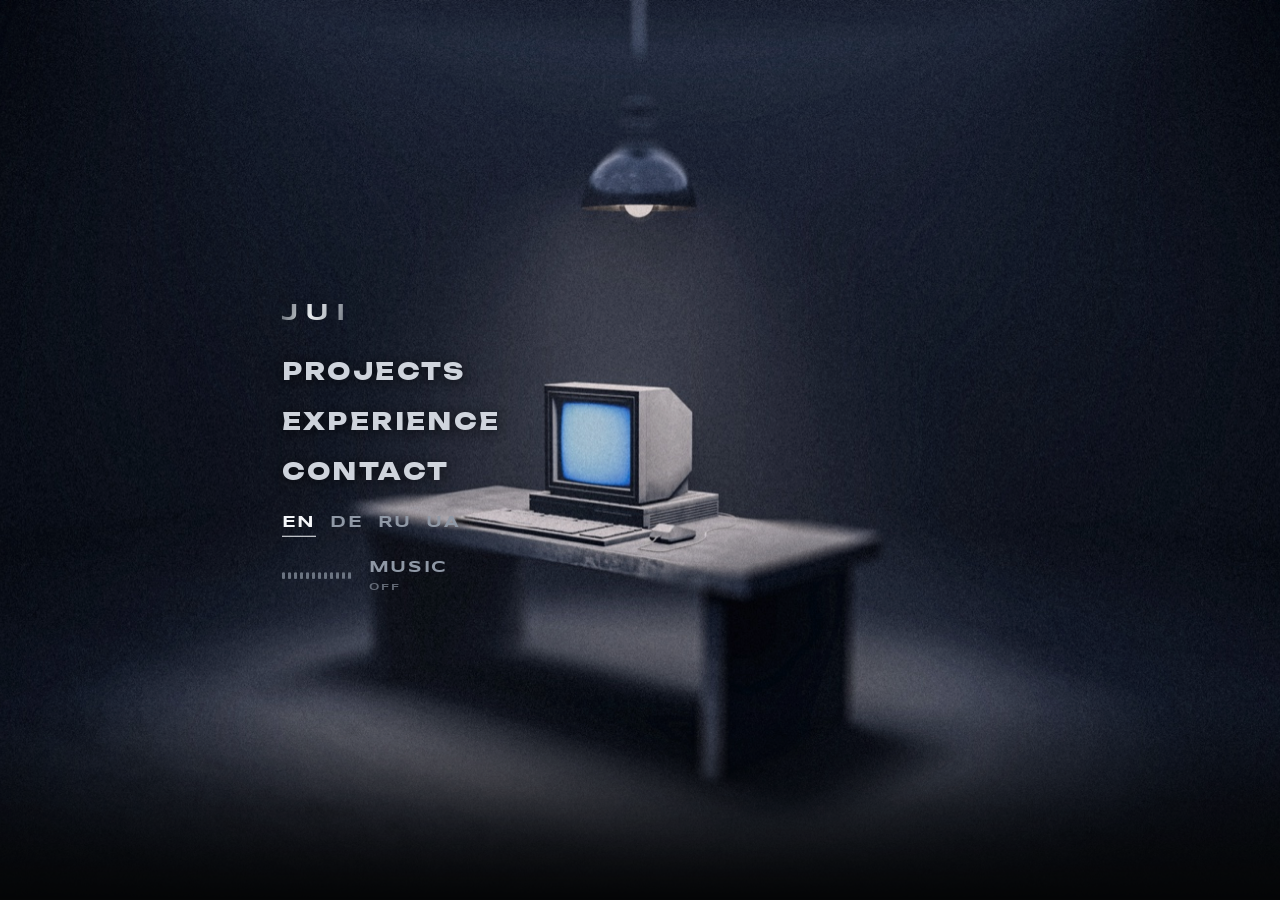
<file: portfolio.html>
<!DOCTYPE html>
<html lang="en">
<head>
    <meta charset="UTF-8">
    <meta name="viewport" content="width=device-width, initial-scale=1">
    <meta name="robots" content="noindex">
    <title>JUI PORTFOLIO</title>
    <link rel="stylesheet" href="css/atmosphere.css?v=4">
    <style>html,body{margin:0;width:100%;height:100%;overflow:hidden;background:#050607}#portfolio-page{display:block;width:100%;height:100%;border:0}#page-progress{position:fixed;top:0;left:0;height:2px;width:100%;z-index:100;background:#ccc;opacity:0;pointer-events:none}body.is-loading #page-progress{opacity:.7}</style>
</head>
<body>
    <div id="page-progress" aria-hidden="true"></div>
    <iframe id="portfolio-page" title="Portfolio content" allow="autoplay; fullscreen"></iframe>
    <script src="js/portfolio-shell.js?v=1"></script>
</body>
</html>
</file>
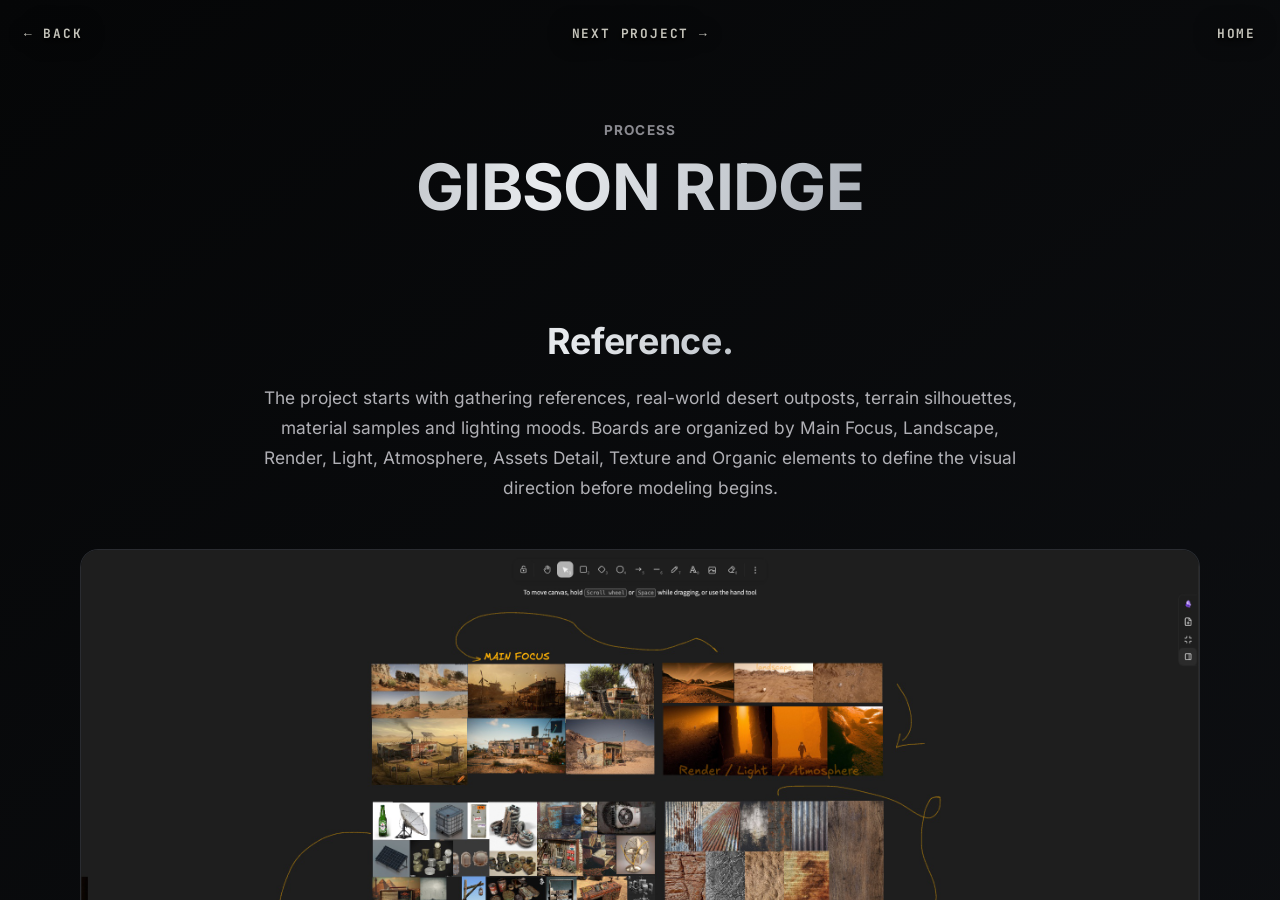
<file: project-breakdown.html>
<!DOCTYPE html>
<html lang="en">
<head>
    <script src="js/navigation-shell.js?v=2"></script>
    <meta charset="UTF-8">
    <meta name="viewport" content="width=device-width, initial-scale=1.0">
    <meta name="description" content="Gibson Ridge - Procedural Desert Terrain &amp; Environment Study Breakdown by Daria Lytvin.">
    <title>GIBSON RIDGE, PROCESS</title>

    <!-- Laptop Favicon -->
    <link rel="icon" type="image/svg+xml" href="data:image/svg+xml,%3Csvg xmlns='http://www.w3.org/2000/svg' viewBox='0 0 64 64'%3E%3Crect width='64' height='64' rx='10' fill='%23020204'/%3E%3Ctext x='32' y='41' font-family='Courier New, monospace' font-size='24' font-weight='bold' fill='%23FFFFFF' text-anchor='middle'%3EJUI%3C/text%3E%3C/svg%3E">

    <!-- Fonts -->
    <link rel="stylesheet" href="css/fonts.css">
    <!-- Styles -->
    <link rel="stylesheet" href="css/styles.css?v=unbounded-2">

    <style>
        body{background-color:#1A1A1C;padding-bottom:6rem}
        .bg-noise{display:none}

        .breakdown-nav-bar {
            position: fixed;
            top: 0; left: 0; right: 0;
            z-index: 50;
            background: rgba(20, 20, 22, 0.96);
            border-bottom: 1px solid rgba(255,255,255,0.06);
            height: 4.5rem;
            display: flex;
            align-items: center;
        }
        .breakdown-nav-inner {
            max-width: 1400px;
            margin: 0 auto;
            padding: 0 2rem;
            width: 100%;
            display: flex;
            justify-content: space-between;
            align-items: center;
        }
        .back-link {
            display: inline-flex;
            align-items: center;
            gap: 0.75rem;
            font-family: 'Inter', -apple-system, BlinkMacSystemFont, 'Segoe UI', Roboto, sans-serif;
            font-size: 0.85rem;
            font-weight: 600;
            letter-spacing: 0.02em;
            color: #FFFFFF;
            text-decoration: none;
            transition: opacity 200ms ease;
        }
        .back-link:hover { opacity: 0.7; }

        .process-hero {
            padding: 5.5rem 2rem 3rem;
            text-align: center;
        }
        .process-kicker {
            font-family: 'Inter', sans-serif;
            font-size: 0.85rem;
            font-weight: 600;
            letter-spacing: 0.08em;
            color: #8A8A90;
        }
        .process-title {
            font-family: 'Inter', -apple-system, BlinkMacSystemFont, 'Segoe UI', Roboto, sans-serif;
            font-size: clamp(2.6rem, 5vw, 4.2rem);
            font-weight: 700;
            letter-spacing: -0.01em;
            color: #FFFFFF;
            line-height: 1.1;
            margin-top: 0.75rem;
        }

        /* ── GAEA-STYLE PROCESS BLOCKS ── */
        .process { padding: 3rem 2rem 8rem; }

        .process-block {
            max-width: 1180px;
            margin: 0 auto 8rem;
        }
        .process-block:last-child { margin-bottom: 0; }

        .process-head {
            max-width: 980px;
            margin: 0 auto 2.8rem;
            text-align: center;
        }
        .process-name {
            font-family: 'Inter', -apple-system, BlinkMacSystemFont, 'Segoe UI', Roboto, sans-serif;
            font-size: clamp(1.9rem, 2.8vw, 2.6rem);
            font-weight: 700;
            letter-spacing: -0.01em;
            color: #FFFFFF;
            line-height: 1.25;
            margin-bottom: 1.2rem;
        }
        .process-text {
            font-family: 'Inter', -apple-system, BlinkMacSystemFont, 'Segoe UI', Roboto, sans-serif;
            font-size: 1.08rem;
            line-height: 1.75;
            color: #B0B0B5;
            max-width: 760px;
            margin: 0 auto;
        }
        .process-text + .process-text { margin-top: 0.75rem; }

        .process-media {
            max-width: 1080px;
            margin: 0 auto;
            aspect-ratio: 16 / 7.5;
            background: linear-gradient(110deg, #212124 0%, #26262a 50%, #212124 100%);
            background-size: 200% 100%;
            border: 1px solid rgba(255,255,255,0.05);
            border-radius: 18px;
            animation: mediaWait 1.6s ease-in-out infinite alternate;
        }
        @keyframes mediaWait {
            from { background-position: 0% 50%; }
            to   { background-position: 100% 50%; }
        }
        .process-media--reference{
            max-width:1120px;
            aspect-ratio:auto;
            background:none;
            border:none;
            animation:none;
            height:auto;
            overflow:hidden;
            border-radius:18px;
        }
        .process-media--reference img{
            display:block;
            width:100%;
            height:auto;
            border-radius:18px;
            border:1px solid rgba(255,255,255,0.06);
            background:#1E1E20;
            cursor:zoom-in;
            transition:transform 200ms ease, filter 200ms ease, border-color 200ms ease;
        }
        .process-media--reference img:hover{
            transform:scale(1.005);
            filter:brightness(1.04);
            border-color:rgba(255,255,255,0.12);
        }
        /* Empty stages (no image yet), don't show shimmer placeholders */
        .process-media:empty{display:none}

        /* Technical breakdown */
        .technical-breakdown {
            --tech-line: rgba(255,255,255,0.11);
            --tech-muted: #8F949C;
        }
        .technical-pipeline {
            display: grid;
            grid-template-columns: repeat(4, minmax(0, 1fr));
            max-width: 1120px;
            margin: 0 auto 1.5rem;
            border: 1px solid var(--tech-line);
            border-radius: 18px;
            overflow: hidden;
            background: rgba(11,13,16,0.78);
        }
        .technical-step {
            min-height: 220px;
            padding: 1.6rem;
            border-right: 1px solid var(--tech-line);
        }
        .technical-step:last-child { border-right: 0; }
        .technical-step-number,
        .technical-shot figcaption,
        .technical-fact dt {
            font-family: var(--font-mono);
            font-size: 0.62rem;
            letter-spacing: 0.16em;
            color: var(--tech-muted);
            text-transform: uppercase;
        }
        .technical-step h3 {
            margin: 2.6rem 0 0.75rem;
            color: #F0F1F2;
            font: 700 1rem/1.25 'Inter', sans-serif;
        }
        .technical-step p {
            margin: 0;
            color: #A9ADB3;
            font: 400 0.86rem/1.65 'Inter', sans-serif;
        }
        .technical-shots {
            display: grid;
            grid-template-columns: repeat(2, minmax(0, 1fr));
            gap: 1.5rem;
            max-width: 1120px;
            margin: 0 auto 1.5rem;
        }
        .technical-shot {
            margin: 0;
            overflow: hidden;
            border: 1px solid var(--tech-line);
            border-radius: 18px;
            background: #0B0D10;
        }
        .technical-shot img {
            display: block;
            width: 100%;
            height: auto;
            aspect-ratio: 16 / 9;
            object-fit: cover;
            cursor: zoom-in;
            transition: transform 300ms ease, filter 300ms ease;
        }
        .technical-shot:hover img { transform: scale(1.015); filter: brightness(1.06); }
        .technical-shot figcaption {
            padding: 1rem 1.25rem;
            border-top: 1px solid var(--tech-line);
        }
        .technical-facts {
            display: grid;
            grid-template-columns: repeat(4, minmax(0, 1fr));
            max-width: 1120px;
            margin: 0 auto;
            border-top: 1px solid var(--tech-line);
            border-bottom: 1px solid var(--tech-line);
        }
        .technical-fact { margin: 0; padding: 1.15rem 1.25rem; }
        .technical-fact dt { margin-bottom: 0.45rem; }
        .technical-fact dd {
            margin: 0;
            color: #E3E5E7;
            font: 600 0.8rem/1.45 var(--font-mono);
            letter-spacing: 0.04em;
        }

        @media (max-width: 720px) {
            .process-text { max-width: none; }
            .technical-pipeline,
            .technical-facts { grid-template-columns: 1fr 1fr; }
            .technical-step:nth-child(2) { border-right: 0; }
            .technical-step:nth-child(-n+2) { border-bottom: 1px solid var(--tech-line); }
            .technical-shots { grid-template-columns: 1fr; }
        }

        @media (max-width: 480px) {
            .technical-pipeline,
            .technical-facts { grid-template-columns: 1fr; }
            .technical-step { min-height: 0; border-right: 0; border-bottom: 1px solid var(--tech-line); }
            .technical-step:nth-child(3) { border-bottom: 1px solid var(--tech-line); }
            .technical-step:last-child { border-bottom: 0; }
            .technical-step h3 { margin-top: 1.5rem; }
        }

        @media (prefers-reduced-motion: reduce) {
            .process-media { animation: none; }
        }
    </style>
    <!-- Social sharing preview -->
    <meta property="og:type" content="website">
    <meta property="og:site_name" content="JUI SSURI">
    <meta property="og:title" content="JUI SSURI, 3D Environment Artist">
    <meta property="og:description" content="Daria Lytvin, 3D environments, materials and lighting portfolio.">
    <meta property="og:image" content="https://juissuri.github.io/assets/images/jui-ssuri-social.png">
    <meta property="og:image:type" content="image/png">
    <meta property="og:image:width" content="1733">
    <meta property="og:image:height" content="907">
    <meta property="og:image:alt" content="JUI SSURI in white letters on a black background">
    <meta name="twitter:card" content="summary_large_image">
    <meta name="twitter:title" content="JUI SSURI, 3D Environment Artist">
    <meta name="twitter:description" content="Daria Lytvin, 3D environments, materials and lighting portfolio.">
    <meta name="twitter:image" content="https://juissuri.github.io/assets/images/jui-ssuri-social.png">
    <meta name="twitter:image:alt" content="JUI SSURI in white letters on a black background">
    <link rel="stylesheet" href="css/warm-gallery.css">
    <link rel="stylesheet" href="css/tech-grey-theme.css?v=4">
    <link rel="stylesheet" href="css/atmosphere.css?v=2">
</head>
<body class="project-page project-process-page">
    <nav class="project-page-nav" aria-label="Project navigation">
        <a href="index.html#projects" data-project-back data-i18n="project_back">← BACK</a>
        <a href="project-breakdown.html?project=02" data-project-next data-i18n="project_next">NEXT PROJECT →</a>
        <a href="index.html" data-i18n="project_home">HOME</a>
    </nav>

    <header class="process-hero">
        <div class="process-kicker" data-i18n="bd_kicker">PROCESS</div>
        <h1 class="process-title" id="process-title">GIBSON RIDGE</h1>
    </header>



    <main class="process">

        <article class="process-block" id="stage-reference">
            <div class="process-head">
                <h2 class="process-name" data-i18n="bd_t1">Reference.</h2>
                <div>
                    <p class="process-text" data-i18n="bd_d1">The project starts with gathering references, real-world desert outposts, terrain silhouettes, material samples and lighting moods. Boards are organized by Main Focus, Landscape, Render, Light, Atmosphere, Assets Detail, Texture and Organic elements to define the visual direction before modeling begins.</p>
                </div>
            </div>
            <div class="process-media process-media--reference">
                <img src="assets/images/reference-gibson.jpg" alt="Gibson Ridge, Reference board: Main Focus, Assets Detail, Texture, Organic" loading="lazy" data-lightbox onerror="this.style.display='none'; this.nextElementSibling.style.display='flex'">
                <div class="process-media-fallback" style="display:none; width:100%; height:100%; align-items:center; justify-content:center; font-family:var(--font-mono); font-size:0.75rem; letter-spacing:0.14em; color:#6B7280; text-transform:uppercase; text-align:center; padding:2rem;">WIP, image coming soon</div>
            </div>
        </article>

        <article class="process-block technical-breakdown" id="stage-technical">
            <div class="process-head">
                <h2 class="process-name" data-i18n="bd_tech_title">Technical Breakdown.</h2>
                <p class="process-text" data-i18n="bd_tech_intro">The environment was built as a connected real-time pipeline: procedural terrain establishes the large forms, authored assets add story and scale, and Unreal Engine brings the scene together through materials, foliage, lighting and atmosphere.</p>
            </div>

            <div class="technical-pipeline" aria-label="Production pipeline">
                <section class="technical-step">
                    <span class="technical-step-number">01 · GAEA</span>
                    <h3 data-i18n="bd_pipe_1t">Terrain foundation</h3>
                    <p data-i18n="bd_pipe_1d">Large silhouettes and erosion patterns are developed procedurally before export.</p>
                </section>
                <section class="technical-step">
                    <span class="technical-step-number">02 · BLENDER</span>
                    <h3 data-i18n="bd_pipe_2t">Asset production</h3>
                    <p data-i18n="bd_pipe_2d">Hero and supporting assets are modeled, unwrapped and prepared for the scene.</p>
                </section>
                <section class="technical-step">
                    <span class="technical-step-number">03 · PBR</span>
                    <h3 data-i18n="bd_pipe_3t">Material pass</h3>
                    <p data-i18n="bd_pipe_3d">Surface response is shaped through color, roughness, normal detail and variation.</p>
                </section>
                <section class="technical-step">
                    <span class="technical-step-number">04 · UE5</span>
                    <h3 data-i18n="bd_pipe_4t">Real-time assembly</h3>
                    <p data-i18n="bd_pipe_4d">Composition, foliage, lighting and atmosphere are balanced in the final environment.</p>
                </section>
            </div>

            <div class="technical-shots">
                <figure class="technical-shot">
                    <img src="assets/images/scene-setup.jpg" width="1600" height="900" alt="Gibson Ridge scene setup and environment assembly" loading="lazy" data-lightbox>
                    <figcaption data-i18n="bd_scene_caption">Scene setup · environment structure</figcaption>
                </figure>
                <figure class="technical-shot">
                    <img src="assets/images/gibson-scene-process.jpeg" width="2560" height="1440" alt="Gibson Ridge production scene in Blender" loading="lazy" data-lightbox>
                    <figcaption data-i18n="bd_assembly_caption">Assembly pass · scale and composition</figcaption>
                </figure>
            </div>

            <dl class="technical-facts">
                <div class="technical-fact"><dt data-i18n="bd_fact_terrain">Terrain</dt><dd>GAEA</dd></div>
                <div class="technical-fact"><dt data-i18n="bd_fact_assembly">Assembly</dt><dd>BLENDER</dd></div>
                <div class="technical-fact"><dt data-i18n="bd_fact_material">Materials</dt><dd>PBR WORKFLOW</dd></div>
                <div class="technical-fact"><dt data-i18n="bd_fact_engine">Engine</dt><dd>UNREAL ENGINE 5</dd></div>
            </dl>
        </article>

        <article class="process-block" id="stage-uv">
            <div class="process-head">
                <h2 class="process-name" data-i18n="bd_t2">UV Unwrapping.</h2>
                <div>
                    <p class="process-text" data-i18n="bd_d2">Once the model is finalized, it is unwrapped into clean, distortion-free UVs. A proper UV layout is what allows textures to sit perfectly on every surface later in the pipeline.</p>
                </div>
            </div>
            <div class="process-media"></div>
        </article>

        <article class="process-block" id="stage-texturing">
            <div class="process-head">
                <h2 class="process-name" data-i18n="bd_t3">Texturing.</h2>
                <div>
                    <p class="process-text" data-i18n="bd_d3">Materials are authored layer by layer, color, roughness and surface detail are built up gradually until every asset reads naturally under the scene lighting.</p>
                </div>
            </div>
            <div class="process-media"></div>
        </article>

        <article class="process-block" id="stage-engine">
            <div class="process-head">
                <h2 class="process-name" data-i18n="bd_t5">Engine Work.</h2>
                <div>
                    <p class="process-text" data-i18n="bd_d5">Further refinement inside Unreal Engine: shaders, foliage, particles and lighting are iterated step by step until the atmosphere matches the original vision.</p>
                </div>
            </div>
            <div class="process-media"></div>
        </article>

        <article class="process-block" id="stage-final">
            <div class="process-head">
                <h2 class="process-name" data-i18n="bd_t6">Final Render.</h2>
                <div>
                    <p class="process-text" data-i18n="bd_d6">The final stage, camera settings, exposure and post-processing come together to produce the finished rendered image of the environment.</p>
                </div>
            </div>
            <div class="process-media"></div>
        </article>

        <article class="process-block" id="project-assets">
            <div class="process-head"><h2 class="process-name" data-i18n="bd_assets">Assets.</h2></div>
            <div class="asset-gallery" tabindex="0" role="region" aria-label="Assets">
                <div class="asset-slides"></div>
                <div class="asset-controls">
                    <button type="button" data-step="-1" aria-label="Previous asset">←</button>
                    <span class="asset-count" aria-live="polite"></span>
                    <button type="button" data-step="1" aria-label="Next asset">→</button>
                </div>
            </div>
        </article>
    </main>

    <footer class="footer">
        <div class="footer-inner">
            <div class="footer-copyright" data-i18n="bd_footer">
                Copyright &copy; 2026 Lytvin Daria. All rights reserved.
            </div>
        </div>
    </footer>

    <script>
        const PROJECT_META = {
            '01': { title: 'GIBSON RIDGE',      metaTitle: 'GIBSON RIDGE, PROCESS',      description: 'Gibson Ridge - Process Breakdown by Daria Lytvin.' },
            '02': { title: "SIMON'S GARAGE",    metaTitle: "SIMON'S GARAGE, PROCESS",    description: "Simon's Garage - Process Breakdown by Daria Lytvin." },
            '03': { title: 'MOUNTAINS',         metaTitle: 'MOUNTAINS, PROCESS',         description: 'Mountains - Process Breakdown by Daria Lytvin.' },
            '04': { title: 'PROJECT 04', metaTitle: 'PROJECT 04, PROCESS', description: 'Project in production.' },
            '05': { title: 'PROJECT 05', metaTitle: 'PROJECT 05, PROCESS', description: 'Project in production.' },
            '06': { title: 'PROJECT 06', metaTitle: 'PROJECT 06, PROCESS', description: 'Project in production.' }
        };

        (function () {
            const params = new URLSearchParams(window.location.search);
            const key = Object.prototype.hasOwnProperty.call(PROJECT_META, params.get('project')) ? params.get('project') : '01';
            const data = PROJECT_META[key];

            document.title = data.metaTitle;
            document.querySelector('meta[name="description"]').setAttribute('content', data.description);
            document.getElementById('process-title').textContent = data.title;
            if(key === '03'){
                document.querySelector('main.process').innerHTML = `
                    <article class="process-block" id="stage-gaea">
                        <div class="process-head"><h2 class="process-name" data-i18n="mountain_title_1">Gaea.</h2><div><p class="process-text" data-i18n="mountain_desc_1">The primary terrain is shaped and evaluated in Gaea. Erosion, thermal breakup and color adjustments define the mountain mass before export to Unreal Engine 5.</p></div></div>
                        <div class="process-media process-media--mountains"><img src="assets/images/mountains-gaea-view.jpeg" alt="Mountain terrain preview inside Gaea" loading="lazy" data-lightbox></div>
                    </article>
                    <article class="process-block" id="stage-gaea-nodes">
                        <div class="process-head"><h2 class="process-name" data-i18n="mountain_title_2">Gaea Node System.</h2><div><p class="process-text" data-i18n="mountain_desc_2">A procedural node graph combines Mountain, Erosion, Thermal, ambient occlusion and color-processing nodes into a controlled terrain-generation pipeline.</p></div></div>
                        <div class="process-media process-media--mountains"><img src="assets/images/mountains-gaea-node-system.png" alt="Gaea procedural node graph used for the Mountains project" loading="lazy" data-lightbox></div>
                    </article>
                    <article class="process-block" id="stage-ue5">
                        <div class="process-head"><h2 class="process-name" data-i18n="mountain_title_3">UE5 View.</h2><div><p class="process-text" data-i18n="mountain_desc_3">The exported terrain is assembled and reviewed at scene scale in Unreal Engine 5, with attention to camera composition, atmosphere and readable depth.</p></div></div>
                        <div class="process-media process-media--pending"><span data-i18n="mountain_pending_ue5">UE5 VIEW · IN PROGRESS</span></div>
                    </article>
                    <article class="process-block" id="stage-material">
                        <div class="process-head"><h2 class="process-name" data-i18n="mountain_title_4">Settings Material.</h2><div><p class="process-text" data-i18n="mountain_desc_4">Landscape material settings control large-scale color variation, surface breakup and the transition between exposed rock and softer sediment.</p></div></div>
                        <div class="process-media process-media--pending"><span data-i18n="mountain_pending_material">MATERIAL SETTINGS · IN PROGRESS</span></div>
                    </article>
                    <article class="process-block" id="stage-render">
                        <div class="process-head"><h2 class="process-name" data-i18n="mountain_title_5">Render.</h2><div><p class="process-text" data-i18n="mountain_desc_5">The final stage combines terrain, material response, lighting, atmosphere and camera treatment into the finished mountain environment.</p></div></div>
                        <div class="process-media process-media--mountains"><img src="assets/images/mountains.jpg" alt="Final Mountains environment render" loading="lazy" data-lightbox></div>
                    </article>`;
            } else if(key !== '01'){
                document.querySelectorAll('.process-block').forEach(block => {block.hidden = true;});
                const notice = document.createElement('p');
                notice.className = 'process-text';
                notice.dataset.i18n = 'bd_pending';
                notice.textContent = 'Project breakdown coming soon.';
                document.querySelector('main.process').prepend(notice);
            }
        })();
    </script>
    <script src="js/i18n.js?v=gibson-copy-2"></script>
    <script src="js/project-assets.js?v=2"></script>
    <script src="js/lightbox.js"></script>
    <script src="js/project-page-nav.js"></script>
    <link rel="stylesheet" href="css/project-assets.css">
    <script src="js/atmosphere.js?v=4"></script>
</body>
</html>
</file>
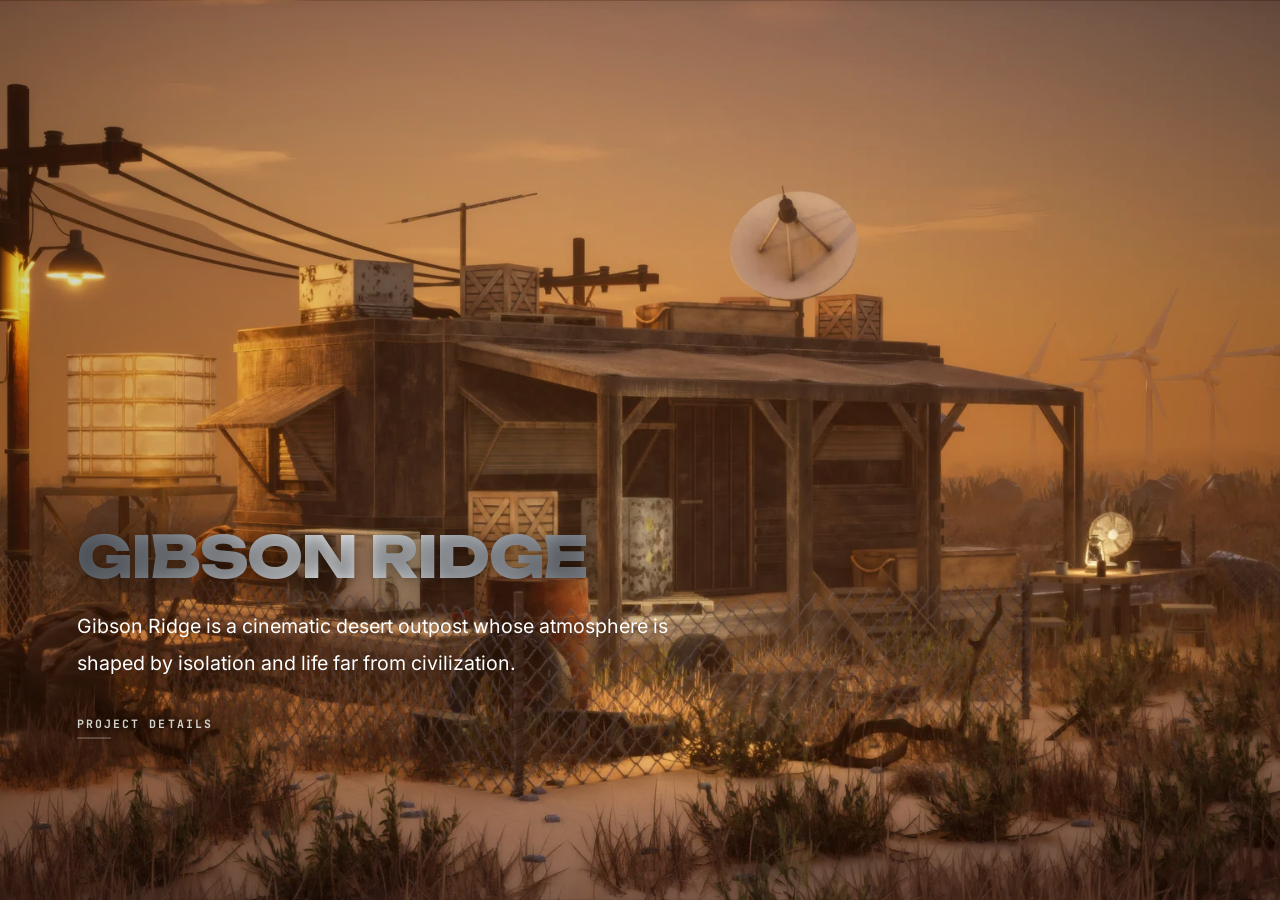
<file: project-view.html>
<!DOCTYPE html>
<html lang="en">
<head>
    <script src="js/navigation-shell.js?v=2"></script>
    <meta charset="UTF-8">
    <meta name="viewport" content="width=device-width, initial-scale=1.0">
    <title>VISUAL, JUI</title>
    <link rel="icon" type="image/svg+xml" href="data:image/svg+xml,%3Csvg xmlns='http://www.w3.org/2000/svg' viewBox='0 0 64 64'%3E%3Crect width='64' height='64' rx='14' fill='%23000000'/%3E%3Ctext x='32' y='46' font-family='Inter,Arial,sans-serif' font-size='42' font-weight='900' fill='%23FFFFFF' text-anchor='middle'%3EJ%3C/text%3E%3C/svg%3E">
    <link rel="stylesheet" href="css/fonts.css">
    <link rel="stylesheet" href="css/styles.css?v=unbounded-2">
    <style>
        body{margin:0;background:#000;overflow:hidden}
        .visual-hero{position:relative;width:100vw;height:100vh;height:100dvh;overflow:hidden;background:#000}
        .visual-bg{position:absolute;inset:0}
        .visual-bg img{width:100%;height:100%;object-fit:cover;display:block;filter:saturate(0.7) contrast(1.06) brightness(0.88)}
        .visual-overlay{position:absolute;inset:0;pointer-events:none;background:linear-gradient(90deg, rgba(0,0,0,0.42) 0%, rgba(0,0,0,0.12) 45%, transparent 72%)}
        .visual-content{position:absolute;left:6%;top:70%;transform:translateY(-50%);max-width:40rem;z-index:2;pointer-events:none}
        .visual-title{font-family:var(--font-display);font-size:clamp(2.3rem,4.5vw,3.7rem);font-weight:800;letter-spacing:-0.03em;color:#FFFFFF;margin:0 0 1.3rem;line-height:1.05;text-shadow:0 2px 18px rgba(0,0,0,0.45)}
        .visual-desc{font-family:'Inter',-apple-system,BlinkMacSystemFont,sans-serif;font-size:1.22rem;line-height:1.9;color:#FFFFFF;margin:0;max-width:38rem}
        .visual-actions{display:flex;align-items:center;gap:2rem;margin-top:2rem;font-family:var(--font-mono);pointer-events:auto}
        .visual-actions a,.visual-actions button{position:relative;padding:.25rem 0;border:0;background:none;color:#D3D2CA;font:600 .72rem/1 var(--font-mono);letter-spacing:.18em;text-decoration:none;cursor:pointer;text-shadow:0 2px 12px #000;text-transform:uppercase}
        .visual-actions a::after,.visual-actions button::after{content:'';position:absolute;left:0;right:0;bottom:-5px;height:1px;background:#D3D2CA;transform:scaleX(.25);transform-origin:left;opacity:.5;transition:transform .25s ease,opacity .25s ease}
        .visual-actions a:hover::after,.visual-actions button:hover::after,.visual-actions a:focus-visible::after,.visual-actions button:focus-visible::after{transform:scaleX(1);opacity:1}
        .visual-actions a:focus-visible,.visual-actions button:focus-visible{outline:1px solid #AAA99F;outline-offset:8px}

        /* Top bar, minimal, two links only */
        .visual-topbar{position:absolute;top:0;left:0;right:0;z-index:10;display:flex;align-items:center;gap:1.6rem;padding:1.5rem 2rem;pointer-events:none}
        .visual-topbar a{pointer-events:auto;font-family:var(--font-mono);font-size:0.72rem;letter-spacing:0.16em;text-transform:uppercase;text-decoration:none;color:rgba(255,255,255,0.7);transition:color 200ms ease;position:relative}
        .visual-topbar a::after{content:'';position:absolute;left:0;right:0;bottom:-3px;height:1px;background:#fff;transform:scaleX(0);transform-origin:right;transition:transform 300ms cubic-bezier(0.16,1,0.3,1)}
        .visual-topbar a:hover{color:#fff}
        .visual-topbar a:hover::after{transform:scaleX(1);transform-origin:left}

        @media(max-width:640px){
            .visual-content{left:5%;right:5%;max-width:none;top:72%}
            .visual-title{font-size:clamp(2rem,10vw,2.8rem)}
            .visual-desc{font-size:1.08rem}
            .visual-topbar{padding:1rem 1rem}
        }
    </style>
    <meta property="og:type" content="website">
    <meta property="og:site_name" content="JUI SSURI">
    <meta property="og:title" content="JUI SSURI, 3D Environment Artist">
    <meta property="og:description" content="Daria Lytvin, 3D environments, materials and lighting portfolio.">
    <meta property="og:image" content="https://juissuri.github.io/assets/images/jui-ssuri-social.png">
    <meta property="og:image:type" content="image/png">
    <meta property="og:image:width" content="1733">
    <meta property="og:image:height" content="907">
    <meta property="og:image:alt" content="JUI SSURI in white letters on a black background">
    <meta name="twitter:card" content="summary_large_image">
    <meta name="twitter:title" content="JUI SSURI, 3D Environment Artist">
    <meta name="twitter:description" content="Daria Lytvin, 3D environments, materials and lighting portfolio.">
    <meta name="twitter:image" content="https://juissuri.github.io/assets/images/jui-ssuri-social.png">
    <meta name="twitter:image:alt" content="JUI SSURI in white letters on a black background">
    <link rel="stylesheet" href="css/tech-grey-theme.css?v=gibson-color-2">
    <link rel="stylesheet" href="css/atmosphere.css?v=2">
</head>
<body class="project-page">

    <section class="visual-hero" id="visual-hero">
        <div class="visual-bg">
            <img id="visual-img" src="assets/images/PROJECT1.jpeg?v=2" alt="Project visual">
        </div>
        <div class="visual-overlay"></div>
        <nav class="project-page-nav" aria-label="Project navigation">
            <a href="index.html#projects" data-project-back data-i18n="project_back">← BACK</a>
            <a href="project-view.html?id=02" data-project-next data-i18n="project_next">NEXT PROJECT →</a>
            <a href="index.html" data-i18n="project_home">HOME</a>
        </nav>
        <div class="visual-content">
            <h1 class="visual-title" id="visual-title">GIBSON RIDGE</h1>
            <p class="visual-desc" id="visual-desc">Gibson Ridge is a cinematic desert outpost whose atmosphere is shaped by isolation and life far from civilization.</p>
            <div class="visual-actions">
                <a id="visual-detail" href="project-breakdown.html?project=01" data-i18n="details_btn">PROJECT DETAILS</a>
            </div>
        </div>
    </section>

    <script>
        (function(){
            var VISUALS = {
                '01': { title: 'GIBSON RIDGE', desc: 'Gibson Ridge is a cinematic desert outpost whose atmosphere is shaped by isolation and life far from civilization.', img: 'assets/images/gibson-ridge-1920.webp?v=2', pending: false },
                '02': { title: "SIMON'S GARAGE", desc: 'A detailed urban interior study focusing on worn metal surfaces, volumetric lighting, and the quiet tension of an abandoned mechanic\'s workshop.', img: 'assets/images/simons-garage-1200.webp', pending: true },
                '03': { title: 'MOUNTAINS', desc: 'An alpine landscape study exploring atmospheric perspective, layered rock formations, and the interplay of light across rugged terrain.', img: 'assets/images/mountains.jpg', pending: false }
            };
            var params = new URLSearchParams(window.location.search);
            var raw = params.get('id') || params.get('project') || '01';
            var key = Object.prototype.hasOwnProperty.call(VISUALS, raw) ? raw : '01';
            var d = VISUALS[key];
            document.body.dataset.project = key;
            document.getElementById('visual-title').textContent = d.title;
            var descEl = document.getElementById('visual-desc');
            descEl.dataset.i18n = 'details_desc_' + key;
            var img = document.getElementById('visual-img');
            var overlay = document.querySelector('.visual-overlay');
            var bg = document.querySelector('.visual-bg');
            document.getElementById('visual-detail').href = 'project-breakdown.html?project=' + key;
            if(d.pending){
                descEl.innerHTML = '<span style="display:inline-block;border:1px solid rgba(255,255,255,0.24);padding:0.45rem 1rem;border-radius:999px;font-family:var(--font-mono);font-size:0.7rem;letter-spacing:0.18em;text-transform:uppercase;color:#fff;background:rgba(255,255,255,0.06)">AWAITING PUBLICATION</span><span style="display:block;margin-top:1.2rem;font-family:Inter,sans-serif;font-size:1rem;color:#fff">' + d.desc.replace(/</g,'&lt;') + '</span>';
                img.style.display = 'none';
                img.removeAttribute('src');
                if(bg) bg.style.background = '#0A0A0A';
                if(overlay) overlay.style.background = 'rgba(10,10,10,0.92)';
            } else {
                descEl.textContent = d.desc;
                img.style.display = 'block';
                img.src = d.img;
                img.alt = d.title + ', project visual';
                img.onerror = function(){ img.onerror = null; img.src='assets/images/PROJECT1.jpeg?v=2'; };
                if(bg) bg.style.background = '#000';
                if(overlay) overlay.style.background = 'linear-gradient(90deg, rgba(0,0,0,0.42) 0%, rgba(0,0,0,0.12) 45%, transparent 72%)';
            }
            document.title = d.title + ', VISUAL';
        })();
    </script>
    <script src="js/i18n.js?v=gibson-copy-2"></script>
    <script src="js/project-page-nav.js"></script>
    <script src="js/atmosphere.js?v=4"></script>
</body>
</html>
</file>
<file: css/fonts.css>
@font-face {
    font-family: 'Unbounded';
    font-style: normal;
    font-weight: 800;
    font-display: swap;
    src: url(../assets/fonts/Unbounded-800-cyrillic-ext.woff2) format('woff2');
    unicode-range: U+0460-052F, U+1C80-1C8A, U+20B4, U+2DE0-2DFF, U+A640-A69F, U+FE2E-FE2F;
}
@font-face {
    font-family: 'Unbounded';
    font-style: normal;
    font-weight: 800;
    font-display: swap;
    src: url(../assets/fonts/Unbounded-800-cyrillic.woff2) format('woff2');
    unicode-range: U+0301, U+0400-045F, U+0490-0491, U+04B0-04B1, U+2116;
}
@font-face {
    font-family: 'Unbounded';
    font-style: normal;
    font-weight: 800;
    font-display: swap;
    src: url(../assets/fonts/Unbounded-800-latin-ext.woff2) format('woff2');
    unicode-range: U+0100-02BA, U+02BD-02C5, U+02C7-02CC, U+02CE-02D7, U+02DD-02FF, U+0304, U+0308, U+0329, U+1D00-1DBF, U+1E00-1E9F, U+1EF2-1EFF, U+2020, U+20A0-20AB, U+20AD-20C0, U+2113, U+2C60-2C7F, U+A720-A7FF;
}
@font-face {
    font-family: 'Unbounded';
    font-style: normal;
    font-weight: 800;
    font-display: swap;
    src: url(../assets/fonts/Unbounded-800-latin.woff2) format('woff2');
    unicode-range: U+0000-00FF, U+0131, U+0152-0153, U+02BB-02BC, U+02C6, U+02DA, U+02DC, U+0304, U+0308, U+0329, U+2000-206F, U+20AC, U+2122, U+2191, U+2193, U+2212, U+2215, U+FEFF, U+FFFD;
}
@font-face {
    font-family: 'Inter';
    font-style: normal;
    font-weight: 400;
    font-display: swap;
    src: url(../assets/fonts/Inter-400-cyrillic-ext.woff2) format('woff2');
    unicode-range: U+0460-052F, U+1C80-1C8A, U+20B4, U+2DE0-2DFF, U+A640-A69F, U+FE2E-FE2F;
}
@font-face {
    font-family: 'Inter';
    font-style: normal;
    font-weight: 400;
    font-display: swap;
    src: url(../assets/fonts/Inter-400-cyrillic.woff2) format('woff2');
    unicode-range: U+0301, U+0400-045F, U+0490-0491, U+04B0-04B1, U+2116;
}
@font-face {
    font-family: 'Inter';
    font-style: normal;
    font-weight: 400;
    font-display: swap;
    src: url(../assets/fonts/Inter-400-latin-ext.woff2) format('woff2');
    unicode-range: U+0100-02BA, U+02BD-02C5, U+02C7-02CC, U+02CE-02D7, U+02DD-02FF, U+0304, U+0308, U+0329, U+1D00-1DBF, U+1E00-1E9F, U+1EF2-1EFF, U+2020, U+20A0-20AB, U+20AD-20C0, U+2113, U+2C60-2C7F, U+A720-A7FF;
}
@font-face {
    font-family: 'Inter';
    font-style: normal;
    font-weight: 400;
    font-display: swap;
    src: url(../assets/fonts/Inter-400-latin.woff2) format('woff2');
    unicode-range: U+0000-00FF, U+0131, U+0152-0153, U+02BB-02BC, U+02C6, U+02DA, U+02DC, U+0304, U+0308, U+0329, U+2000-206F, U+20AC, U+2122, U+2191, U+2193, U+2212, U+2215, U+FEFF, U+FFFD;
}
@font-face {
    font-family: 'Inter';
    font-style: normal;
    font-weight: 700;
    font-display: swap;
    src: url(../assets/fonts/Inter-700-cyrillic-ext.woff2) format('woff2');
    unicode-range: U+0460-052F, U+1C80-1C8A, U+20B4, U+2DE0-2DFF, U+A640-A69F, U+FE2E-FE2F;
}
@font-face {
    font-family: 'Inter';
    font-style: normal;
    font-weight: 700;
    font-display: swap;
    src: url(../assets/fonts/Inter-700-cyrillic.woff2) format('woff2');
    unicode-range: U+0301, U+0400-045F, U+0490-0491, U+04B0-04B1, U+2116;
}
@font-face {
    font-family: 'Inter';
    font-style: normal;
    font-weight: 700;
    font-display: swap;
    src: url(../assets/fonts/Inter-700-latin-ext.woff2) format('woff2');
    unicode-range: U+0100-02BA, U+02BD-02C5, U+02C7-02CC, U+02CE-02D7, U+02DD-02FF, U+0304, U+0308, U+0329, U+1D00-1DBF, U+1E00-1E9F, U+1EF2-1EFF, U+2020, U+20A0-20AB, U+20AD-20C0, U+2113, U+2C60-2C7F, U+A720-A7FF;
}
@font-face {
    font-family: 'Inter';
    font-style: normal;
    font-weight: 700;
    font-display: swap;
    src: url(../assets/fonts/Inter-700-latin.woff2) format('woff2');
    unicode-range: U+0000-00FF, U+0131, U+0152-0153, U+02BB-02BC, U+02C6, U+02DA, U+02DC, U+0304, U+0308, U+0329, U+2000-206F, U+20AC, U+2122, U+2191, U+2193, U+2212, U+2215, U+FEFF, U+FFFD;
}
@font-face {
    font-family: 'JetBrains Mono';
    font-style: normal;
    font-weight: 400;
    font-display: swap;
    src: url(../assets/fonts/JetBrainsMono-400-cyrillic-ext.woff2) format('woff2');
    unicode-range: U+0460-052F, U+1C80-1C8A, U+20B4, U+2DE0-2DFF, U+A640-A69F, U+FE2E-FE2F;
}
@font-face {
    font-family: 'JetBrains Mono';
    font-style: normal;
    font-weight: 400;
    font-display: swap;
    src: url(../assets/fonts/JetBrainsMono-400-cyrillic.woff2) format('woff2');
    unicode-range: U+0301, U+0400-045F, U+0490-0491, U+04B0-04B1, U+2116;
}
@font-face {
    font-family: 'JetBrains Mono';
    font-style: normal;
    font-weight: 400;
    font-display: swap;
    src: url(../assets/fonts/JetBrainsMono-400-latin-ext.woff2) format('woff2');
    unicode-range: U+0100-02BA, U+02BD-02C5, U+02C7-02CC, U+02CE-02D7, U+02DD-02FF, U+0304, U+0308, U+0329, U+1D00-1DBF, U+1E00-1E9F, U+1EF2-1EFF, U+2020, U+20A0-20AB, U+20AD-20C0, U+2113, U+2C60-2C7F, U+A720-A7FF;
}
@font-face {
    font-family: 'JetBrains Mono';
    font-style: normal;
    font-weight: 400;
    font-display: swap;
    src: url(../assets/fonts/JetBrainsMono-400-latin.woff2) format('woff2');
    unicode-range: U+0000-00FF, U+0131, U+0152-0153, U+02BB-02BC, U+02C6, U+02DA, U+02DC, U+0304, U+0308, U+0329, U+2000-206F, U+20AC, U+2122, U+2191, U+2193, U+2212, U+2215, U+FEFF, U+FFFD;
}
@font-face {
    font-family: 'JetBrains Mono';
    font-style: normal;
    font-weight: 700;
    font-display: swap;
    src: url(../assets/fonts/JetBrainsMono-700-cyrillic-ext.woff2) format('woff2');
    unicode-range: U+0460-052F, U+1C80-1C8A, U+20B4, U+2DE0-2DFF, U+A640-A69F, U+FE2E-FE2F;
}
@font-face {
    font-family: 'JetBrains Mono';
    font-style: normal;
    font-weight: 700;
    font-display: swap;
    src: url(../assets/fonts/JetBrainsMono-700-cyrillic.woff2) format('woff2');
    unicode-range: U+0301, U+0400-045F, U+0490-0491, U+04B0-04B1, U+2116;
}
@font-face {
    font-family: 'JetBrains Mono';
    font-style: normal;
    font-weight: 700;
    font-display: swap;
    src: url(../assets/fonts/JetBrainsMono-700-latin-ext.woff2) format('woff2');
    unicode-range: U+0100-02BA, U+02BD-02C5, U+02C7-02CC, U+02CE-02D7, U+02DD-02FF, U+0304, U+0308, U+0329, U+1D00-1DBF, U+1E00-1E9F, U+1EF2-1EFF, U+2020, U+20A0-20AB, U+20AD-20C0, U+2113, U+2C60-2C7F, U+A720-A7FF;
}
@font-face {
    font-family: 'JetBrains Mono';
    font-style: normal;
    font-weight: 700;
    font-display: swap;
    src: url(../assets/fonts/JetBrainsMono-700-latin.woff2) format('woff2');
    unicode-range: U+0000-00FF, U+0131, U+0152-0153, U+02BB-02BC, U+02C6, U+02DA, U+02DC, U+0304, U+0308, U+0329, U+2000-206F, U+20AC, U+2122, U+2191, U+2193, U+2212, U+2215, U+FEFF, U+FFFD;
}
@font-face {
    font-family: 'Syncopate';
    font-style: normal;
    font-weight: 700;
    font-display: swap;
    src: url(../assets/fonts/Syncopate-700-latin.woff2) format('woff2');
    unicode-range: U+0000-00FF, U+0131, U+0152-0153, U+02BB-02BC, U+02C6, U+02DA, U+02DC, U+0304, U+0308, U+0329, U+2000-206F, U+20AC, U+2122, U+2191, U+2193, U+2212, U+2215, U+FEFF, U+FFFD;
}
@font-face {
    font-family: 'Syncopate';
    font-style: normal;
    font-weight: 700;
    font-display: swap;
    src: url(../assets/fonts/Syncopate-700-latin-ext.woff2) format('woff2');
    unicode-range: U+0100-02BA, U+02BD-02C5, U+02C7-02CC, U+02CE-02D7, U+02DD-02FF, U+0304, U+0308, U+0329, U+1D00-1DBF, U+1E00-1E9F, U+1EF2-1EFF, U+2020, U+20A0-20AB, U+20AD-20C0, U+2113, U+2C60-2C7F, U+A720-A7FF;
}
</file>
<file: css/styles.css>
/* ====================================================
   JUI PORTFOLIO, MONOCHROME ARCHIVAL EDITION
   Palette: Pure Black / White / Grey only
   Typography: JetBrains Mono (all UI), Unbounded ExtraBold (display)
   ==================================================== */

:root {
    --c-black:        #000000;
    --c-dark-1:       #050505;
    --c-dark-2:       #0A0A0A;
    --c-dark-3:       #111111;
    --c-border:       #2A2A2A;
    --c-border-mid:   #444444;
    --c-border-light: #666666;
    --c-gray-dim:     #6B7280;
    --c-gray-mid:     #9CA3AF;
    --c-gray-light:   #E5E7EB;
    --c-off-white:    #F3F4F6;
    --c-white:        #FFFFFF;
    --c-base-900:     #050505;
    --c-base-800:     #0A0A0A;
    --c-base-700:     #141414;
    --c-base-border:  #2A2A2A;
    --c-brand-red:    #FFFFFF;
    --c-brand-orange: #9CA3AF;
    --gradient-orange: linear-gradient(90deg,#9CA3AF 0%,#D1D5DB 30%,#E5E7EB 62%,#F3F4F6 88%,#FFFFFF 100%);
    --gradient-orange-strong: linear-gradient(90deg,#4B5563 0%,#6B7280 18%,#9CA3AF 38%,#D1D5DB 58%,#E5E7EB 78%,#F3F4F6 100%);
    --font-mono:      'JetBrains Mono', 'Courier New', monospace;
    --font-display:   'Unbounded', sans-serif;
    --font-sans:      'Inter', sans-serif;
    --font-bebas:     'Unbounded', sans-serif;
    --font-syncopate: 'Unbounded', sans-serif;
    --max-w: 1920px;
}

*,::before,::after{margin:0;padding:0;box-sizing:border-box;border-width:0;border-style:solid}
html{scroll-behavior:auto;line-height:1.5;-webkit-text-size-adjust:100%;tab-size:4;overflow-x:hidden;scroll-padding-top:0;scroll-padding-bottom:4.5rem;overscroll-behavior:none}
body{background-color:var(--c-black);color:var(--c-white);overflow-x:hidden;-webkit-font-smoothing:antialiased;-moz-osx-font-smoothing:grayscale;font-family:var(--font-mono);margin:0;line-height:inherit;overscroll-behavior-y:auto;-webkit-tap-highlight-color:transparent;padding-bottom:4.5rem}
html.lenis, html.lenis body{height:auto}
.lenis.lenis-smooth{scroll-behavior:auto}
.lenis.lenis-stopped{overscroll-behavior:none}
h1,h2,h3,h4,h5,h6{font-size:inherit;font-weight:inherit}
a{color:inherit;text-decoration:inherit}
b,strong{font-weight:bolder}
img,svg,video,canvas,audio,iframe,embed,object{display:block;vertical-align:middle}
img,video{max-width:100%;height:auto}
button,[role="button"]{cursor:pointer}
body.dragging{user-select:none;-webkit-user-select:none}
::-webkit-scrollbar{width:6px}
::-webkit-scrollbar-track{background:var(--c-dark-1);border-left:1px solid var(--c-border)}
::-webkit-scrollbar-thumb{background:var(--c-border-mid)}
::-webkit-scrollbar-thumb:hover{background:var(--c-gray-light)}
::selection{background-color:var(--c-white);color:var(--c-black)}
.font-mono{font-family:var(--font-mono)}
.font-bold{font-weight:700}
.hero-title,
.marquee-bar .marquee-container,
.pshell-title,
.pshell-card-name,
.proj-media-empty,
.proj-name,
.file-name,
.tools-title,
.tool-name,
.contact-title,
.about-me-title,
.skills-title,
.pshell-pending-text,
.asset-caption h3,
.project-details-dialog h2,
.visual-title{font-weight:800}
.uppercase{text-transform:uppercase}
.text-center{text-align:center}
.whitespace-nowrap{white-space:nowrap}
.glow-box{box-shadow:0 0 16px rgba(255,255,255,0.15)}

@keyframes pulse{50%{opacity:0.45}}
@keyframes marquee{0%{transform:translateX(0%)}100%{transform:translateX(-50%)}}
@keyframes scanline{0%{transform:translateX(-100%)}100%{transform:translateX(100%)}}
@keyframes blink{0%,100%{opacity:1}50%{opacity:0}}

.animate-pulse{animation:pulse 2s cubic-bezier(0.4,0,0.6,1) infinite}
.animate-pulse-slow{animation:pulse 4s cubic-bezier(0.4,0,0.6,1) infinite}
.animate-marquee{animation:marquee 25s linear infinite}
.social-link:active,.nav-link:active{transform:scale(0.95) !important;filter:brightness(1.5)!important;transition:all 50ms ease!important}

.bg-tech-grid{background-size:50px 50px;background-image:linear-gradient(to right,rgba(60,60,60,0.25) 1px,transparent 1px),linear-gradient(to bottom,rgba(60,60,60,0.25) 1px,transparent 1px)}
/* bg-noise removed for minimalism */
.scroll-progress-bar{position:fixed;top:0;left:0;height:2px;width:100%;background:var(--c-white);z-index:100;transform:scaleX(0);transform-origin:0 50%;box-shadow:0 0 8px rgba(255,255,255,0.5)}
/* Perf: hero parallax layers use compositor only (no blur per-frame) */
.hero-inner,.hero-title,.marquee-bar{will-change:transform}
/* Perf: images below fold don't block first paint */
img{content-visibility:auto}
.file-preview img,.about-me-photo,.contact-handshake-img{content-visibility:auto}
/* Story chapter indicator, отключен по запросу */
.story-chapter{display:none !important}
.marquee-container{display:flex;white-space:nowrap;overflow:hidden;width:200%}
.marquee-content{display:flex;gap:3rem;white-space:nowrap}
.reveal{opacity:0;transform:translateY(40px);transition:all 0.8s cubic-bezier(0.16,1,0.3,1)}
.reveal.active{opacity:1;transform:translateY(0)}
.svg-definitions{display:none}

/* LOGO, KOJIMA-STYLE TYPOGRAPHIC BRANDING */
.logo {
    display: inline-flex;
    align-items: center;
    gap: 0.35rem;
    text-decoration: none;
    transition: opacity 200ms ease;
}
.logo:hover {
    opacity: 0.9;
}
.logo-text {
    font-family: var(--font-mono);
    font-size: 1.25rem;
    line-height: 1;
    font-weight: 800;
    letter-spacing: .25em;
    white-space: nowrap;
    text-transform: uppercase;
    background:var(--gradient-orange-strong);
    -webkit-background-clip:text;
    background-clip:text;
    -webkit-text-fill-color:transparent;
    color:transparent;
}

/* NAVBAR, Glass Pill (floating) */
.navbar{position:fixed;left:0;right:0;bottom:0;top:auto;width:100%;z-index:40;border:none;background:transparent;backdrop-filter:none;-webkit-backdrop-filter:none;display:flex;justify-content:center;padding:0 1rem calc(0.3rem + env(safe-area-inset-bottom));pointer-events:none}
a,button{touch-action:manipulation}
.navbar-inner{pointer-events:auto;max-width:55rem;width:100%;margin:0;padding:0 1.4rem 0 1.6rem;display:flex;align-items:center;justify-content:space-between;gap:1.2rem;height:3.8rem;position:relative;background:linear-gradient(155deg,rgba(255,255,255,0.09),rgba(255,255,255,0.015) 48%,rgba(255,255,255,0.045)),rgba(18,18,20,0.82);border:1px solid rgba(255,255,255,0.18);border-radius:999px;box-shadow:0 8px 28px rgba(0,0,0,0.28),inset 0 1px 0 rgba(255,255,255,0.24),inset 0 -1px 0 rgba(255,255,255,0.045)}
@supports ((backdrop-filter:blur(1px)) or (-webkit-backdrop-filter:blur(1px))){
    .navbar-inner{
        background:linear-gradient(155deg,rgba(255,255,255,0.065),rgba(255,255,255,0.008) 48%,rgba(255,255,255,0.025)),rgba(18,18,20,0.20);
        backdrop-filter:blur(22px) saturate(145%);
        -webkit-backdrop-filter:blur(22px) saturate(145%);
    }
}
.navbar-left{display:flex;align-items:center;gap:1.5rem}
.navbar-right{display:flex;align-items:center;gap:1rem}
.navbar-center{display:none !important}
.lang-switch{display:flex;align-items:center;gap:0.2rem;background:rgba(255,255,255,0.06);border:1px solid rgba(255,255,255,0.08);border-radius:999px;padding:0.18rem 0.22rem;backdrop-filter:none}
.lang-btn{font-family:var(--font-mono);font-size:0.62rem;letter-spacing:0.10em;font-weight:700;color:rgba(255,255,255,0.62);background:transparent;border:none;padding:0.28rem 0.48rem;border-radius:999px;cursor:pointer;transition:all 160ms ease;min-width:1.9rem;line-height:1}
.lang-btn.is-active{background:#FFFFFF;color:#0A0A0A;box-shadow:0 1px 6px rgba(0,0,0,0.18)}
.lang-btn:hover:not(.is-active){color:#FFFFFF;background:rgba(255,255,255,0.08)}
.lang-switch--drawer{margin-top:0.85rem;justify-content:center;background:rgba(255,255,255,0.04);padding:0.28rem;align-self:stretch}
/* Burger, hidden on desktop, visible on mobile */
.nav-burger{display:none;width:44px;height:44px;flex-direction:column;align-items:center;justify-content:center;gap:5px;background:transparent;border:none;padding:0;cursor:pointer;flex-shrink:0;-webkit-tap-highlight-color:transparent}
.nav-burger span{display:block;width:18px;height:1.5px;background:#FFFFFF;border-radius:1px;transition:transform 260ms cubic-bezier(0.16,1,0.3,1),opacity 200ms, width 200ms}
.nav-burger[aria-expanded="true"] span:nth-child(1){transform:translateY(6.5px) rotate(45deg)}
.nav-burger[aria-expanded="true"] span:nth-child(2){opacity:0;transform:scaleX(0)}
.nav-burger[aria-expanded="true"] span:nth-child(3){transform:translateY(-6.5px) rotate(-45deg)}
.nav-drawer{display:none}

/* 1. Header Navigation: PROJECTS | CONTACT (Larger font + vertical pipe) */
.nav-links{display:flex;align-items:center;gap:0.85rem}
.nav-link{font-family:var(--font-mono);font-size:0.95rem;font-weight:700;text-transform:uppercase;letter-spacing:.22em;text-decoration:none;background:var(--gradient-orange-strong);-webkit-background-clip:text;background-clip:text;-webkit-text-fill-color:transparent;color:transparent;border:none;padding:0.25rem 0.25rem;transition:opacity 150ms ease, filter 150ms ease;opacity:0.95}
.nav-link:hover{opacity:1;filter:drop-shadow(0 0 8px rgba(156,163,175,0.45))}
.nav-pipe{color:var(--c-border-light);font-family:var(--font-mono);font-size:0.95rem;font-weight:400;user-select:none;opacity:0.6}

/* 6. ABOUT ME Button (Increased size) */
.about-me-btn {
    position: relative;
    display: inline-flex;
    align-items: center;
    gap: 0.35rem;
    padding: 0.65rem 1.6rem;
    background: transparent;
    border: none;
    font-family: var(--font-mono);
    font-size: 0.95rem;
    font-weight: 700;
    letter-spacing: .22em;
    text-transform: uppercase;
    cursor: pointer;
    transition: filter 200ms;
    background:var(--gradient-orange-strong);
    -webkit-background-clip:text;
    background-clip:text;
    -webkit-text-fill-color:transparent;
    color:transparent;
}
.about-me-btn:hover {
    filter:drop-shadow(0 0 10px rgba(156,163,175,0.5));
}
.about-me-glow{position:absolute;inset:-1px;background:transparent;transition:box-shadow 300ms}
.about-me-btn:hover .about-me-glow{box-shadow:0 0 14px rgba(255,255,255,0.18)}
.typing-cursor{animation:blink 0.9s step-end infinite;color:var(--c-gray-mid)}

/* Variant A, живая кнопка (только ПК) */
@media (hover: hover) and (pointer: fine) {
    .about-me-btn{
        animation:aboutFloat 3.8s ease-in-out infinite;
        will-change:transform;
    }
    .about-me-btn::after{
        content:'';
        position:absolute;
        left:1.2rem;right:1.2rem;bottom:0.15rem;
        height:1px;
        background:#FFFFFF;
        transform:scaleX(0);
        transform-origin:right;
        transition:transform 350ms cubic-bezier(0.16,1,0.3,1);
        opacity:0.9;
    }
    .about-me-btn:hover::after{
        transform:scaleX(1);
        transform-origin:left;
    }
    .about-me-btn:hover{
        animation-play-state:paused;
    }
}
@keyframes aboutFloat{
    0%,100%{transform:translateY(0)}
    50%{transform:translateY(-3.5px)}
}

/* HERO, pure black (grid removed) */
.hero{position:relative;min-height:100vh;min-height:100dvh;min-height:100svh;padding-top:7rem;display:flex;flex-direction:column;justify-content:center;overflow:hidden;border-bottom:1px solid var(--c-border);background:#000000}
.hero-lines{display:none}
.hero-line{display:none}
.hero-line-left{position:absolute;left:25%}
.hero-line-right{position:absolute;right:25%}
.hero-content{max-width:var(--max-w);margin:0 auto;padding:0 1.5rem;width:100%;position:relative;z-index:10;display:flex;flex-direction:column;align-items:center;justify-content:center;height:100%;padding-bottom:4rem}
.hero-inner{width:100%;max-width:78rem;position:relative;z-index:20;display:flex;flex-direction:column;align-items:center;text-align:center;margin-top:0;transform:translateY(-1.8rem)}
.hero-subheader{font-family:var(--font-mono);color:var(--c-gray-mid);font-size:1.25rem;letter-spacing:0.30em;margin-bottom:1.5rem;display:flex;align-items:center;justify-content:center;gap:1.4rem;width:100%;text-transform:uppercase}
.hero-title + .hero-subheader{margin-top:2rem;margin-bottom:0}
.hero-subheader-text{
    background:var(--gradient-orange);
    -webkit-background-clip:text;
    background-clip:text;
    -webkit-text-fill-color:transparent;
    color:transparent;
}
.hero-line-deco{width:3rem;height:1px;background-color:var(--c-border-mid)}
.hero-scroll{position:absolute;left:50%;bottom:5.8rem;transform:translateX(-50%);display:flex;align-items:center;justify-content:center;text-decoration:none;z-index:5;opacity:0.75;transition:opacity 200ms ease}
.hero-scroll:hover{opacity:1}
.hero-scroll-text{font-family:var(--font-mono);font-size:1.44rem;letter-spacing:0.32em;color:var(--c-gray-mid);text-transform:uppercase}

/* 2. "3D Environment" Main Title with Cinematic White Glow Effect */
.hero-title{
    font-family:var(--font-display);
    width:100%;
    max-width:72rem;
    font-size:clamp(6rem,12vw,14rem);
    line-height:0.92;
    color:var(--c-white);
    margin:0;padding:0;
    letter-spacing:-0.045em;
    display:flex;
    flex-direction:column;
    align-items:center;
}
.hero-title-3d {
    background:linear-gradient(106deg,#8A96A8 0%,#9EA8B8 14%,#B0B8C6 26%,#C2C8D4 38%,#D0D5DD 50%,#DCE0E6 60%,#E6E8EC 70%,#ECEEF1 80%,#E8EBEF 92%,#EDEEF0 100%);
    background-size:420% 100%;
    -webkit-background-clip:text;background-clip:text;
    -webkit-text-fill-color:transparent;color:transparent;
    position:relative;z-index:10;
    display:block;
    white-space:nowrap;
    transform:scaleX(0.84);
    transform-origin:center;
    filter:none;
    animation:none;
}
.hero-title-env {
    background:linear-gradient(106deg,#8A96A8 0%,#9EA8B8 14%,#B0B8C6 26%,#C2C8D4 38%,#D0D5DD 50%,#DCE0E6 60%,#E6E8EC 70%,#ECEEF1 80%,#E8EBEF 92%,#EDEEF0 100%);
    background-size:420% 100%;
    -webkit-background-clip:text;background-clip:text;
    -webkit-text-fill-color:transparent;color:transparent;
    position:relative;z-index:10;
    display:block;
    white-space:nowrap;
    transform:scaleX(0.84);
    transform-origin:center;
    filter:none;
    animation:none;
}
@media (prefers-reduced-motion: reduce){
  .animate-marquee{animation:none}
  .reveal{opacity:1;transform:none;transition:none}
}
/* PRINT → PDF: keep dark theme, hide floating UI */
@media print{
  *{-webkit-print-color-adjust:exact;print-color-adjust:exact}
  .navbar,.nav-drawer,.scroll-progress-bar,.about-modal,.lightbox,.contact-cta::before,.projects-pager{display:none !important}
  body{padding-bottom:0}
  .reveal{opacity:1 !important;transform:none !important}
  .projects-grid .proj-card[hidden]{display:flex !important}
  .proj-card{animation:none !important;break-inside:avoid}
  .hero{min-height:auto}
}

/* 6. ABOUT ME Text & Archival Divider Lines */
.hero-about-wrap{margin-top:3rem;width:100%;max-width:78rem;display:flex;flex-direction:column;align-items:center}
.hero-about-line{
    width:100%;
    height:1px;
    background:linear-gradient(90deg, transparent 0%, rgba(255,255,255,0.6) 15%, rgba(255,255,255,0.6) 85%, transparent 100%);
}
.hero-about{width:100%;padding:2.25rem 0.5rem;font-family:var(--font-mono);font-size:clamp(1.05rem, 1.45vw, 1.3rem);line-height:1.95;text-transform:uppercase;letter-spacing:0.04em;font-weight:500;text-align:center;background:linear-gradient(115deg,#6B7280 0%,#D1D5DB 32%,#F3F4F6 62%,#FFFFFF 85%,#FFFFFF 100%);-webkit-background-clip:text;background-clip:text;-webkit-text-fill-color:transparent;color:transparent}

/* 7. Skills & Percentages (Enlarged Scale & Wide Filling) */
.skills-header{margin-top:3.5rem;font-family:var(--font-mono);font-size:0.85rem;letter-spacing:0.3em;text-transform:uppercase;display:flex;align-items:center;justify-content:center;gap:1.5rem;width:100%;background:var(--gradient-orange);-webkit-background-clip:text;background-clip:text;-webkit-text-fill-color:transparent;color:transparent}
.skills-header-deco{width:4rem;height:1px;background-color:rgba(156,163,175,0.35)}
.skills-grid{margin:2.5rem auto 0;display:grid;grid-template-columns:1fr;gap:1.25rem 5rem;color:var(--c-white);font-size:1.05rem;font-family:var(--font-mono);letter-spacing:0.05em;width:100%;max-width:115rem}
.skill-item{display:flex;align-items:center;justify-content:space-between;gap:1.25rem;border-bottom:1px solid rgba(255,255,255,0.18);transition:background-color 250ms ease,padding-left 250ms ease,border-color 250ms ease}
.skill-item:hover{background-color:rgba(255,255,255,0.03);padding-left:0.75rem;border-bottom-color:rgba(255,255,255,0.4)}
.skill-left{display:flex;align-items:center;gap:0.5rem;width:9.5rem;flex-shrink:0}
.skill-name{font-weight:700;font-size:0.92rem;letter-spacing:0.14em;text-transform:uppercase;background:var(--gradient-orange-strong);-webkit-background-clip:text;background-clip:text;-webkit-text-fill-color:transparent;color:transparent}
.skill-bar{flex:1;height:4px;background:rgba(255,255,255,0.09);border-radius:99px;overflow:hidden;position:relative}
.skill-bar-fill{height:100%;border-radius:99px;background:linear-gradient(90deg,#6B7280 0%,#D1D5DB 45%,#F3F4F6 100%);box-shadow:0 0 10px rgba(156,163,175,0.45);transform-origin:left}
.skill-right{display:flex;align-items:center;justify-content:flex-end;gap:0.35rem;width:4.2rem;flex-shrink:0}
.skill-percent{font-weight:800;font-size:1rem;background:var(--gradient-orange-strong);-webkit-background-clip:text;background-clip:text;-webkit-text-fill-color:transparent;color:transparent}

.marquee-bar{position:absolute;bottom:0;width:100%;overflow:hidden;background:linear-gradient(180deg,#FFFFFF 0%,#FFFCF8 48%,#F5F3F0 100%);padding:0.82rem 0 0.78rem;border-top:1px solid #E8E6E1;border-bottom:1px solid rgba(0,0,0,0.06);z-index:30;box-shadow:inset 0 1px 0 rgba(255,255,255,1),0 -1px 0 rgba(0,0,0,0.035),0 10px 28px rgba(0,0,0,0.08),0 1px 2px rgba(0,0,0,0.06)}
.marquee-bar::after{content:'';position:absolute;inset:0;background-image:repeating-linear-gradient(90deg,rgba(0,0,0,0.028) 0 1px,transparent 1px 42px);pointer-events:none;opacity:0.55}
.marquee-bar--files{position:relative;bottom:auto;border-bottom:1px solid #E7E5E4;background:linear-gradient(180deg,#FFFFFF 0%,#FFFCF8 50%,#F5F3F0 100%);border-top:1px solid #E8E6E1}
.marquee-bar .marquee-container{font-family:var(--font-display);font-size:1.62rem;letter-spacing:0.34em;color:#0A0A0A;font-weight:800;line-height:1;position:relative;z-index:1}
.marquee-bar .marquee-content{gap:2.2rem;align-items:center}
.marquee-bar .marquee-content span{opacity:1}
.marquee-bar .marquee-content span:nth-child(even){opacity:0.22;font-size:0.62em;line-height:1;transform:translateY(-1px);color:#2A2A2A}
.software-item{display:inline-flex;align-items:center;gap:0.6em}
.file-details-value.software-list{display:flex;flex-wrap:wrap;gap:0.65rem 0.9rem}
.software-list .software-item{white-space:nowrap;gap:0.4rem}
.software-list .software-icon{width:1.25rem;height:1.25rem;flex-basis:1.25rem}
.software-icon{display:block;width:1.35em;height:1.35em;flex:0 0 1.35em;object-fit:contain;letter-spacing:0}
.software-icon--mask{
    background:linear-gradient(145deg,#E2E2E2 0%,#A0A0A0 48%,#666666 100%);
    -webkit-mask:var(--software-logo) center/contain no-repeat;
    mask:var(--software-logo) center/contain no-repeat;
}
.software-icon--image{
    filter:grayscale(1) brightness(1.35);
    -webkit-mask-image:linear-gradient(145deg,#000 15%,rgba(0,0,0,0.65) 100%);
    mask-image:linear-gradient(145deg,#000 15%,rgba(0,0,0,0.65) 100%);
}

/* ======================================================
   PROJECT SHELL, BORDERLESS 3D WINDOW CAROUSEL
   ====================================================== */
.pshell-section {
    padding: 5rem 0 4rem;
    background-color: var(--c-black);
    border-bottom: 1px solid var(--c-border);
    overflow: hidden;
    position: relative;
}
.pshell-header {
    text-align: center;
    padding: 0 1.5rem;
    margin-bottom: 2.5rem;
}
.pshell-title {
    font-family: var(--font-display);
    font-size: clamp(3.5rem, 7vw, 7rem);
    line-height: 1;
    letter-spacing: 0.05em;
    background:var(--gradient-orange-strong);
    -webkit-background-clip:text;
    background-clip:text;
    -webkit-text-fill-color:transparent;
    color:transparent;
}
.pshell-title span { background:var(--gradient-orange-strong);-webkit-background-clip:text;background-clip:text;-webkit-text-fill-color:transparent;color:transparent; }
.pshell-section--files{padding:9rem 2rem;border-top:1px solid rgba(255,255,255,0.18);border-bottom:1px solid rgba(255,255,255,0.18);background:var(--c-black);position:relative}
.files-directory{max-width:90rem;margin:0 auto;width:100%}

.projects-grid{display:grid;grid-template-columns:repeat(3,1fr);gap:1.25rem;margin-top:0}
.projects-grid .proj-card[hidden]{display:none}
.proj-card.pg-in{animation:pgIn 450ms cubic-bezier(0.16,1,0.3,1)}
@keyframes pgIn{from{opacity:0;transform:translateY(18px)}to{opacity:1;transform:none}}
.projects-pager{display:flex;align-items:center;justify-content:center;gap:1rem;margin-top:2rem}
.pager-btn{width:2.75rem;height:2.75rem;border-radius:50%;border:1px solid rgba(255,255,255,0.2);background:transparent;color:#FFF;font-family:var(--font-mono);font-size:1.1rem;line-height:1;cursor:pointer;display:flex;align-items:center;justify-content:center;transition:background 200ms ease,color 200ms ease,border-color 200ms ease,opacity 200ms ease}
.pager-btn:hover:not(:disabled){background:linear-gradient(135deg,#8A96A8 0%,#C2C8D4 45%,#EDEEF0 100%);color:#0A0A0A;border-color:rgba(255,255,255,0.25)}
.pager-btn:disabled{opacity:0.25;cursor:default}
.pager-dots{display:flex;gap:0.5rem}
.pager-dot{width:0.6rem;height:0.6rem;border-radius:50%;border:1px solid rgba(255,255,255,0.35);background:transparent;padding:0;cursor:pointer;transition:background 200ms ease}
.pager-dot.is-active{background:#EDEEF0;border-color:#EDEEF0}
.pager-count{font-family:var(--font-mono);font-size:0.75rem;letter-spacing:0.15em;color:var(--c-gray-light)}
@media (prefers-reduced-motion: reduce){.proj-card.pg-in{animation:none}}
.proj-card{border:1px solid rgba(255,255,255,0.12);border-radius:16px;overflow:hidden;background:rgba(255,255,255,0.02);transition:border-color 250ms ease,transform 250ms ease,background-color 250ms ease;display:flex;flex-direction:column}
.proj-card:hover{border-color:rgba(255,255,255,0.32);transform:translateY(-3px);background:rgba(255,255,255,0.04)}
.proj-card{position:relative;isolation:isolate}
@media (hover:hover) and (pointer:fine) and (prefers-reduced-motion:no-preference){
    .proj-card::after,.navbar-inner::after{
        content:'';
        position:absolute;
        inset:0;
        border-radius:inherit;
        pointer-events:none;
        z-index:5;
        opacity:0;
        transition:opacity 220ms ease;
    }
    .proj-card::after{
        background:radial-gradient(320px circle at var(--surface-x,50%) var(--surface-y,50%),rgba(235,243,255,0.12),rgba(235,243,255,0.035) 42%,transparent 72%);
    }
    .navbar-inner::after{
        inset:-1px;
        padding:1px;
        background:radial-gradient(150px circle at var(--surface-x,50%) var(--surface-y,50%),rgba(245,249,255,0.85),rgba(218,233,255,0.20) 45%,transparent 75%);
        -webkit-mask:linear-gradient(#fff 0 0) content-box,linear-gradient(#fff 0 0);
        mask:linear-gradient(#fff 0 0) content-box,linear-gradient(#fff 0 0);
        -webkit-mask-composite:xor;
        mask-composite:exclude;
    }
    .proj-card.has-surface-light::after,.navbar-inner.has-surface-light::after{opacity:1}
}
@media print{
    .proj-card::after,.navbar-inner::after{display:none}
}
.proj-media{position:relative;display:block;aspect-ratio:16/9;overflow:hidden;background:#0A0A0A;text-decoration:none}
.proj-media img{width:100%;height:100%;object-fit:cover;display:block;filter:saturate(0.97) contrast(1.06);transition:transform 500ms cubic-bezier(0.16,1,0.3,1)}
.proj-card:hover .proj-media img{transform:scale(1.05)}
.proj-media::after{content:'';position:absolute;inset:0;background:linear-gradient(to top,rgba(0,0,0,0.35) 0%,transparent 45%);pointer-events:none}
.proj-media-empty{position:absolute;inset:0;display:flex;align-items:center;justify-content:center;background:radial-gradient(ellipse at 50% 120%,rgba(255,255,255,0.06) 0%,transparent 60%),#0A0A0A;font-family:var(--font-display);font-size:4.5rem;letter-spacing:0.06em;color:transparent;-webkit-text-stroke:1px rgba(255,255,255,0.28)}
.proj-num{position:absolute;top:0.8rem;left:0.9rem;font-family:var(--font-mono);font-size:0.72rem;letter-spacing:0.14em;color:rgba(255,255,255,0.85);background:rgba(0,0,0,0.55);border:1px solid rgba(255,255,255,0.18);border-radius:999px;padding:0.3rem 0.65rem;z-index:2}
.proj-badge{position:absolute;bottom:0.8rem;left:0.9rem;font-family:var(--font-mono);font-size:0.62rem;letter-spacing:0.14em;text-transform:uppercase;border-radius:999px;padding:0.35rem 0.7rem;z-index:2;border:1px solid rgba(255,255,255,0.2)}
.proj-badge.is-live{background:linear-gradient(135deg,#8A96A8 0%,#C2C8D4 45%,#EDEEF0 100%);color:#0A0A0A;border-color:rgba(255,255,255,0.25)}
.proj-badge.is-wip{background:rgba(0,0,0,0.55);color:rgba(255,255,255,0.82)}
.proj-zoom{position:absolute;top:0.8rem;right:0.9rem;width:2rem;height:2rem;display:flex;align-items:center;justify-content:center;border-radius:50%;background:rgba(0,0,0,0.55);border:1px solid rgba(255,255,255,0.2);color:#FFF;font-family:var(--font-mono);z-index:2;transition:background 200ms ease,transform 200ms ease}
.proj-card:hover .proj-zoom{background:linear-gradient(135deg,#8A96A8 0%,#C2C8D4 45%,#EDEEF0 100%);color:#0A0A0A;border-color:rgba(255,255,255,0.25);transform:translate(2px,-2px)}
.proj-body{padding:1.2rem 1.2rem 1.3rem;display:flex;flex-direction:column;gap:0.5rem}
.proj-name{font-family:var(--font-display);font-size:1.5rem;letter-spacing:0.05em;color:var(--c-white);margin:0}
.proj-meta{font-family:var(--font-mono);font-size:0.72rem;letter-spacing:0.1em;text-transform:uppercase;color:var(--c-gray-light);margin:0}
.proj-tags{display:flex;flex-wrap:wrap;gap:0.4rem;margin:0.4rem 0 0.6rem}
.proj-tags span{font-family:var(--font-mono);font-size:0.62rem;letter-spacing:0.1em;text-transform:uppercase;border:1px solid rgba(255,255,255,0.16);border-radius:999px;padding:0.3rem 0.6rem;color:#E5E7EB;background:rgba(255,255,255,0.03)}
.proj-actions{display:flex;gap:0.6rem;flex-wrap:wrap;align-items:center}
.proj-card .file-details{border-top:1px dashed rgba(255,255,255,0.10);margin:0 1.2rem 1.2rem;padding:1rem 0 0;background:transparent}
.proj-card .file-details-grid{grid-template-columns:1fr 1fr;gap:0.9rem}
.file-details-link{text-transform:uppercase}
@media (max-width:1023px){.projects-grid{grid-template-columns:1fr 1fr}}
@media (max-width:700px){.projects-grid{grid-template-columns:1fr}.proj-name{font-size:1.3rem}}
.files-directory-header{display:flex;align-items:baseline;justify-content:space-between;gap:1.5rem;margin-bottom:3.5rem;padding-bottom:1.6rem;border-bottom:1px solid rgba(255,255,255,0.18)}
.files-directory-header .pshell-title{font-size:clamp(4rem,8vw,7rem) !important;letter-spacing:0.06em;margin:0}
.files-count{font-family:var(--font-mono);font-size:0.7rem;letter-spacing:0.18em;color:var(--c-gray-mid);text-transform:uppercase;white-space:nowrap}
.files-list{display:flex;flex-direction:column;border:none;border-radius:0;overflow:visible;background:transparent}
.file-row{display:flex;align-items:center;gap:1.6rem;padding:1.85rem 1.9rem;text-decoration:none;border-bottom:1px solid rgba(255,255,255,0.12);transition:background 200ms ease,padding-left 200ms ease;color:var(--c-white);position:relative}
.file-row:last-child{border-bottom:none}
.file-row:hover{background:rgba(255,255,255,0.06);padding-left:1.9rem}
.file-row.is-pending{opacity:0.32;pointer-events:none}
.file-num{font-family:var(--font-mono);font-size:0.85rem;letter-spacing:0.08em;color:var(--c-gray-mid);min-width:1.8rem}
.file-name{font-family:var(--font-display);font-size:1.95rem;letter-spacing:0.06em;flex:1;color:var(--c-white)}
.file-meta{font-family:var(--font-mono);font-size:0.78rem;letter-spacing:0.08em;color:var(--c-gray-light);text-transform:uppercase;white-space:nowrap}
.file-arrow{font-family:var(--font-mono);font-size:1.05rem;color:var(--c-gray-mid);transition:transform 200ms ease,color 200ms ease;min-width:1rem;text-align:right}
.file-row:hover .file-arrow{transform:translateX(4px);color:var(--c-white)}
.file-preview{position:absolute;top:50%;right:3.2rem;width:246px;height:138px;transform:translateY(-50%) scale(0.94);opacity:0;visibility:hidden;transition:opacity 260ms cubic-bezier(0.16,1,0.3,1),transform 260ms cubic-bezier(0.16,1,0.3,1),visibility 260ms ease;border-radius:12px;overflow:hidden;border:1px solid rgba(255,255,255,0.13);box-shadow:0 24px 48px rgba(0,0,0,0.68),0 4px 12px rgba(0,0,0,0.40),inset 0 1px 0 rgba(255,255,255,0.07);pointer-events:none;z-index:5;background:#0A0A0A}
.file-preview::after{content:'';position:absolute;inset:0;background:linear-gradient(to top,rgba(0,0,0,0.22) 0%,transparent 52%);pointer-events:none}
.file-preview img{width:100%;height:100%;object-fit:cover;display:block;filter:saturate(0.97) contrast(1.06);transition:transform 420ms cubic-bezier(0.16,1,0.3,1)}
.file-row:hover .file-preview{opacity:1;visibility:visible;transform:translateY(-50%) scale(1)}
.file-row:hover .file-preview img{transform:scale(1.06)}
@media (max-width:1023px){.file-preview{display:none !important}}
.file-row-wrap{border-bottom:1px solid rgba(255,255,255,0.12)}
.file-row-wrap:last-child{border-bottom:none}
.file-row-wrap .file-row{border-bottom:none;flex:1}
.file-row-main{display:flex;align-items:center;gap:0.85rem}
.file-details-btn{font-family:var(--font-mono);font-size:0.68rem;letter-spacing:0.16em;font-weight:700;color:#0A0A0A;background:linear-gradient(135deg,#8A96A8 0%,#C2C8D4 45%,#EDEEF0 100%);border:1px solid rgba(255,255,255,0.25);padding:0.55rem 0.85rem;border-radius:999px;cursor:pointer;white-space:nowrap;transition:all 200ms ease;flex-shrink:0}
.file-details-btn:hover{filter:brightness(1.1);border-color:rgba(255,255,255,0.5);transform:translateY(-1px)}
.file-details-btn[aria-expanded="true"]{background:#0A0A0A;color:#FFFFFF;border-color:rgba(255,255,255,0.18)}
.file-details{padding:1.2rem 1.9rem 1.4rem;border-top:1px dashed rgba(255,255,255,0.10);background:rgba(255,255,255,0.02);animation:fileDetailsIn 220ms ease}
.file-details[hidden]{display:none !important}
@keyframes fileDetailsIn{from{opacity:0;transform:translateY(4px)}to{opacity:1;transform:translateY(0)}}
.file-details-grid{display:grid;grid-template-columns:repeat(4,1fr);gap:1rem;margin-bottom:1rem}
.file-details-item{display:flex;flex-direction:column;gap:0.25rem}
.file-details-label{font-family:var(--font-mono);font-size:0.58rem;letter-spacing:0.14em;color:#6B7280;text-transform:uppercase}
.file-details-value{font-family:var(--font-mono);font-size:0.78rem;letter-spacing:0.02em;color:#E5E7EB;font-weight:600}
.file-details-desc{font-family:'Inter',-apple-system,BlinkMacSystemFont,sans-serif;font-size:0.88rem;line-height:1.7;color:#9CA3AF;margin:0 0 1.1rem;max-width:48rem}
.file-details-actions{display:flex;gap:0.75rem;flex-wrap:wrap}
.file-details-link{font-family:var(--font-mono);font-size:0.68rem;letter-spacing:0.14em;font-weight:700;color:#0A0A0A;background:linear-gradient(135deg,#8A96A8 0%,#C2C8D4 45%,#EDEEF0 100%);border:1px solid rgba(255,255,255,0.25);padding:0.6rem 1rem;border-radius:999px;text-decoration:none;transition:all 150ms ease}
.file-details-link:hover{filter:brightness(1.1)}
.file-details-link--ghost{background:transparent;color:#E5E7EB;border-color:rgba(255,255,255,0.18)}
.file-details-link--ghost:hover{background:rgba(255,255,255,0.06);color:#FFFFFF}
.files-open-all{display:inline-flex;margin-top:1.8rem;font-family:var(--font-mono);font-size:0.85rem;letter-spacing:0.20em;color:var(--c-white);text-decoration:none;border:1.5px solid rgba(255,255,255,0.28);padding:1rem 1.9rem;border-radius:999px;transition:all 200ms ease;text-transform:uppercase;background:rgba(255,255,255,0.05);box-shadow:0 4px 18px rgba(0,0,0,0.4)}
.files-open-all:hover{color:var(--c-white);border-color:rgba(255,255,255,0.40);background:rgba(255,255,255,0.10);letter-spacing:0.22em;box-shadow:0 6px 24px rgba(0,0,0,0.5)}

/* Track Outer */
.pshell-track-outer {
    position: relative;
    width: 100%;
}

/* Track, centered scrolling with larger active viewport */
.pshell-track {
    display: flex;
    align-items: flex-start;
    gap: 1.2vw;
    padding: 1.5rem calc(50vw - min(47vw, 840px));
    overflow-x: auto;
    overflow-y: hidden;
    scroll-snap-type: x proximity;
    scroll-behavior: smooth;
    -webkit-overflow-scrolling: touch;
    scrollbar-width: none;
    cursor: grab;
    touch-action: pan-y;
    overscroll-behavior: contain;
    -ms-overflow-style: none;
}
.pshell-track::-webkit-scrollbar { display: none; }
.pshell-track.is-dragging { cursor: grabbing; user-select: none; }

/* Individual Card */

/* 5. Project Name with PROCESS button and HUD tag */
.pshell-card-header {
    display: flex;
    align-items: center;
    flex-wrap: wrap;
    gap: 1rem 1.25rem;
    margin-bottom: 0.15rem;
    padding: 0 0.5rem;
    text-align: left;
}
.pshell-card-name {
    font-family: var(--font-display);
    font-size: clamp(2.2rem, 3.8vw, 3.5rem);
    line-height: 1;
    letter-spacing: 0.08em;
    text-transform: uppercase;
    background:var(--gradient-orange-strong);
    -webkit-background-clip:text;
    background-clip:text;
    -webkit-text-fill-color:transparent;
    color:transparent;
}
.pshell-card-hud-meta {
    margin-left: auto;
}

.pshell-card {
    position: relative;
    flex: 0 0 min(94vw, 1680px);
    scroll-snap-align: center;
    scroll-snap-stop: always;
    display: flex;
    flex-direction: column;
    gap: 0;
    transform: scale(0.88);
    opacity: 0.35;
    filter: brightness(0.4);
    transition: transform 700ms cubic-bezier(0.16,1,0.3,1),
                opacity  700ms cubic-bezier(0.16,1,0.3,1),
                filter   700ms cubic-bezier(0.16,1,0.3,1);
}
.pshell-card.is-active {
    transform: scale(1);
    opacity: 1;
    filter: brightness(1);
}

/* "3D Window" Image Presentation, Borderless Floating Window */
.pshell-img-wrap {
    position: relative;
    width: 100%;
    aspect-ratio: 16 / 9;
    overflow: hidden;
    background-color: var(--c-dark-2);
    border: none;
    border-radius: 8px;
    box-shadow: 0 35px 80px -15px rgba(0, 0, 0, 0.98),
                0 20px 40px -10px rgba(0, 0, 0, 0.85);
    transition: box-shadow 500ms ease;
}

.pshell-img {
    width: 100%;
    height: 100%;
    object-fit: cover;
    object-position: center;
    display: block;
    border-radius: 8px;
    transition: filter 300ms ease;
    filter: brightness(0.92) saturate(0.85) contrast(1.05);
}
.pshell-card.is-active .pshell-img {
    filter: brightness(0.98) saturate(0.95) contrast(1.05);
}

.pshell-vignette {
    position: absolute; inset: 0;
    border-radius: 8px;
    background: linear-gradient(to bottom, rgba(0,0,0,0.08) 0%, transparent 45%, rgba(0,0,0,0.65) 100%);
    pointer-events: none;
    z-index: 2;
}

.pshell-dimmer {
    position: absolute; inset: 0;
    border-radius: 8px;
    background: rgba(0,0,0,0.6);
    transition: opacity 700ms cubic-bezier(0.16,1,0.3,1);
    pointer-events: none;
    z-index: 3;
    opacity: 1;
}
.pshell-card.is-active .pshell-dimmer { opacity: 0; }

/* 3D Description, overlay at bottom-right like Whittleton Creek reference */
.pshell-info {
    position: relative;
    width: min(86%, 48rem);
    background: rgba(12,12,14,0.58);
    backdrop-filter: blur(14px);
    -webkit-backdrop-filter: blur(14px);
    border: 1px solid rgba(255,255,255,0.10);
    border-radius: 8px;
    margin: 0 auto;
    box-shadow: 0 12px 40px rgba(0,0,0,0.55), inset 0 1px 0 rgba(255,255,255,0.06);
    display: flex;
    flex-direction: column;
    gap: 0;
    max-height: 0;
    overflow: hidden;
    opacity: 0;
    z-index: 4;
    padding: 0 1.6rem;
    transform: translateY(8px);
    transition: max-height 420ms cubic-bezier(0.16,1,0.3,1),
                padding 420ms cubic-bezier(0.16,1,0.3,1),
                opacity 420ms cubic-bezier(0.16,1,0.3,1) 80ms,
                transform 420ms cubic-bezier(0.16,1,0.3,1) 80ms,
                border-width 0ms 420ms;
    pointer-events: none;
    border-width: 0;
}
.pshell-info::after{
    content:'';
    position:absolute;
    bottom:8px;
    right:10px;
    width:14px;
    height:14px;
    border-right:1px solid rgba(255,255,255,0.55);
    border-bottom:1px solid rgba(255,255,255,0.55);
    pointer-events:none;
}
.pshell-card.is-active .pshell-info {
    max-height: 400px;
    opacity: 1;
    padding: 1.25rem 1.6rem 1.35rem;
    transform: translateY(0);
    pointer-events: auto;
    border-width: 1px;
    margin: 1.1rem auto 0;
}
/* Временно скрыто по запросу, описание под проектом */
.pshell-info{ display:none !important; }

.pshell-desc {
    font-family: 'Inter', -apple-system, BlinkMacSystemFont, 'Segoe UI', Roboto, sans-serif;
    font-size: clamp(0.82rem, 0.95vw, 0.92rem);
    line-height: 1.65;
    color: rgba(255,255,255,0.92);
    text-transform: none;
    letter-spacing: 0.01em;
    font-weight: 400;
    border: none;
    padding: 0;
    text-shadow: none;
    max-width: 32rem;
    margin: 0 auto;
    text-align: left;
}

/* 5. Centered CONTINUE Case Study Button */
.pshell-continue-btn {
    display: inline-flex;
    align-items: center;
    justify-content: center;
    gap: 0.6rem;
    padding: 0.55rem 1.6rem;
    background-color: transparent;
    color: #FFFFFF;
    border: 1px solid rgba(255, 255, 255, 0.4);
    font-family: var(--font-mono);
    font-size: 0.78rem;
    font-weight: 700;
    letter-spacing: 0.3em;
    text-transform: uppercase;
    text-decoration: none;
    border-radius: 10px;
    transition: all 250ms cubic-bezier(0.16, 1, 0.3, 1);
    cursor: pointer;
    white-space: nowrap;
}
.pshell-continue-btn svg {
    width: 0.85rem;
    height: 0.85rem;
    transition: transform 250ms ease;
}
.pshell-continue-btn:hover {
    background-color: #FFFFFF;
    color: #000000;
    border-color: #FFFFFF;
    box-shadow: 0 0 25px rgba(255, 255, 255, 0.5);
    transform: translateY(-2px);
}
.pshell-continue-btn:hover svg {
    transform: translateX(4px);
}
.pshell-continue-btn:active {
    transform: translateY(1px);
}


/* 2. White Sci-Fi Carousel Navigation Arrows with Cyber-Glow */
.pshell-track-outer {
    position: relative;
    width: 100%;
}
.pshell-side-arrow {
    position: absolute;
    top: 38%;
    transform: translateY(-50%);
    background: transparent;
    border: none;
    outline: none;
    box-shadow: none;
    color: #FFFFFF;
    cursor: pointer;
    padding: 1rem;
    z-index: 30;
    transition: transform 200ms cubic-bezier(0.16,1,0.3,1), filter 200ms ease, opacity 200ms ease;
    filter: drop-shadow(0 0 10px rgba(255, 255, 255, 0.8)) drop-shadow(0 0 25px rgba(255, 255, 255, 0.45));
}
.pshell-side-arrow svg {
    width: 4.5rem;
    height: 4.5rem;
    display: block;
}
.pshell-side-arrow:hover {
    transform: translateY(-50%) scale(1.22);
    filter: drop-shadow(0 0 18px rgba(255, 255, 255, 1)) drop-shadow(0 0 35px rgba(255, 255, 255, 0.75));
}
.pshell-side-arrow:active {
    transform: translateY(-50%) scale(0.95);
}
.pshell-side-arrow:disabled {
    opacity: 0.15;
    cursor: not-allowed;
    transform: translateY(-50%);
    filter: none;
}
.pshell-side-arrow-prev {
    left: 1rem;
}
.pshell-side-arrow-next {
    right: 1rem;
}
/* Below-image navigation (replaces side arrows) */
.pshell-nav{
    display:flex;
    align-items:center;
    justify-content:center;
    gap:1rem;
    margin:1.6rem auto 0;
    padding:0 1rem;
}
.pshell-nav .pshell-side-arrow{
    position:static;
    top:auto;
    left:auto;
    right:auto;
    transform:none;
    padding:0.62rem 1.2rem;
    background:rgba(255,255,255,0.06);
    border:1px solid rgba(255,255,255,0.14);
    border-radius:999px;
    backdrop-filter:blur(8px);
    -webkit-backdrop-filter:blur(8px);
    filter:none;
    font-family:var(--font-mono);
    font-size:0.72rem;
    font-weight:700;
    letter-spacing:0.14em;
    display:inline-flex;
    align-items:center;
    gap:0.5rem;
    color:#FFFFFF;
}
.pshell-nav .pshell-side-arrow svg{width:1.35rem;height:1.35rem}
.pshell-nav .pshell-side-arrow:hover{transform:translateY(-1px);background:rgba(255,255,255,0.10);border-color:rgba(255,255,255,0.22);filter:none}
.pshell-nav .pshell-side-arrow:active{transform:translateY(0) scale(0.97)}
.pshell-nav .pshell-side-arrow:disabled{opacity:0.32;transform:none;filter:none}
.pshell-nav-divider{width:1px;height:1.6rem;background:rgba(255,255,255,0.12);flex-shrink:0}


/* PRIMARY TOOLS SECTION */
.tools-section {
    padding: 6.5rem 0;
    background-color: var(--c-dark-1);
    border-bottom: 1px solid var(--c-border);
    position: relative;
}
.tools-inner {
    max-width: var(--max-w);
    margin: 0 auto;
    padding: 0 1.5rem;
    display: flex;
    flex-direction: column;
    align-items: center;
    text-align: center;
}
.tools-heading {
    margin-bottom: 3.5rem;
}
.tools-title {
    font-family: var(--font-display);
    font-size: clamp(3.5rem, 6.5vw, 6.5rem);
    line-height: 1;
    letter-spacing: 0.05em;
    background:var(--gradient-orange-strong);
    -webkit-background-clip:text;
    background-clip:text;
    -webkit-text-fill-color:transparent;
    color:transparent;
}
.tools-title span {
    background:var(--gradient-orange-strong);
    -webkit-background-clip:text;
    background-clip:text;
    -webkit-text-fill-color:transparent;
    color:transparent;
}
.tools-container {
    display: flex;
    flex-direction: column;
    gap: 1.5rem;
    width: 100%;
    max-width: 68rem;
}
.tools-group {
    display: flex;
    align-items: center;
    justify-content: center;
    flex-wrap: wrap;
    gap: 1.25rem 2rem;
    padding: 1.5rem 1rem;
    border-top: 1px solid rgba(255, 255, 255, 0.08);
    border-bottom: 1px solid rgba(255, 255, 255, 0.08);
    transition: background-color 250ms ease, border-color 250ms ease;
}
.tools-group:hover {
    background-color: rgba(255, 255, 255, 0.02);
    border-color: rgba(255, 255, 255, 0.2);
}
.tool-name {
    font-family: var(--font-display);
    font-size: clamp(1.85rem, 4vw, 3.4rem);
    letter-spacing: 0.08em;
    background:var(--gradient-orange-strong);
    -webkit-background-clip:text;
    background-clip:text;
    -webkit-text-fill-color:transparent;
    color:transparent;
    transition: filter 200ms ease, transform 200ms ease;
    cursor: default;
}
.tool-name:hover {
    filter: drop-shadow(0 0 10px rgba(156,163,175,0.45));
    transform: scale(1.03);
}
.tool-divider {
    font-family: var(--font-mono);
    font-size: 1.5rem;
    color: var(--c-border-mid);
    user-select: none;
}

/* CONTACT SECTION */
.contact{padding:8rem 0;position:relative;background:linear-gradient(90deg,#6B7280 0%,#9CA3AF 28%,#D1D5DB 52%,#E5E7EB 76%,#F3F4F6 100%);color:var(--c-black);overflow:hidden}
.contact-bg{position:absolute;inset:0;opacity:0.07;filter:none;background-image:linear-gradient(to right,rgba(0,0,0,0.08) 1px,transparent 1px),linear-gradient(to bottom,rgba(0,0,0,0.08) 1px,transparent 1px);background-size:50px 50px;display:block}
.contact--handshake{background:#000000;color:var(--c-white);min-height:auto;display:flex;flex-direction:column;align-items:stretch;justify-content:flex-start;padding:0;border-top:none}
.contact-handshake-bg{position:relative;inset:auto;z-index:0;overflow:hidden;background:#000;height:auto;min-height:auto;max-height:none;flex-shrink:0;display:block;width:100%}
.contact-handshake-img{width:100%;height:auto;max-height:none;object-fit:cover;object-position:center;filter:grayscale(1) contrast(1.12) brightness(0.92);display:block;transform:none}
.contact-handshake-scrim{position:absolute;inset:0;background:linear-gradient(to bottom, rgba(0,0,0,0.18) 0%, transparent 22%, transparent 78%, rgba(0,0,0,0.22) 100%)}
.contact-handshake-grid{position:absolute;inset:0;background-image:linear-gradient(to right, rgba(255,255,255,0.05) 1px, transparent 1px), linear-gradient(to bottom, rgba(255,255,255,0.05) 1px, transparent 1px);background-size:48px 48px;opacity:0.18;mask-image:radial-gradient(70% 60% at 50% 38%, #000 42%, transparent 76%)}
.contact-handshake-inner{padding:3.2rem 3rem 3rem;max-width:100%;width:100%;min-height:auto;display:flex;flex-direction:column;align-items:flex-end;justify-content:center;gap:0;margin:0 auto;text-align:right;background:#000;position:relative;z-index:1}
.contact-quote{max-width:52rem;margin:0 0 2.6rem auto;text-align:right;display:flex;flex-direction:column;align-items:flex-end;gap:0.6rem;padding:0}
.contact-quote-text{font-family:'Inter', -apple-system, BlinkMacSystemFont, sans-serif;font-size:clamp(1.5rem,2.8vw,2.1rem);line-height:1.65;color:rgba(255,255,255,0.92);font-style:italic;margin:0;font-weight:300;letter-spacing:0.01em}
.contact-quote-author{font-family:var(--font-mono);font-size:1.12rem;letter-spacing:0.14em;color:rgba(255,255,255,0.85);text-transform:uppercase;font-weight:600}
.contact--handshake .contact-title{margin:0;padding:1.4rem 1.5rem 0.4rem;font-size:clamp(3rem,8vw,7rem);line-height:0.9;max-width:1100px}
.contact--handshake .contact-text{display:none !important}
.contact--handshake .contact-cta{margin:0 0 0.4rem 0}
.contact--handshake .contact-title{color:#FFFFFF;text-shadow:0 2px 20px rgba(0,0,0,0.65)}
.contact--handshake .contact-title span{color:rgba(255,255,255,0.92)}
.contact--handshake .contact-text{color:rgba(255,255,255,0.82);border-color:rgba(255,255,255,0.14);max-width:42rem}
.contact-inner{max-width:var(--max-w);margin:0 auto;padding:0 1.5rem;position:relative;z-index:10;display:flex;flex-direction:column;align-items:center;text-align:center}
.contact-title{font-family:var(--font-display);font-size:clamp(4rem,12vw,14rem);line-height:1;color:var(--c-black);margin-bottom:2.5rem}
.contact-title span{color:var(--c-dark-3)}
.contact-text{font-family:var(--font-mono);font-size:clamp(1rem, 1.3vw, 1.22rem);font-weight:700;text-transform:uppercase;letter-spacing:.16em;line-height:1.9;margin-bottom:3.5rem;max-width:78rem;width:100%;color:var(--c-dark-3);border-top:1px solid rgba(0,0,0,0.18);border-bottom:1px solid rgba(0,0,0,0.18);padding:2rem 1.5rem}

/* MAIN CONTACT CTA, Premium Glass pill */
.contact-cta {
    position: relative;
    display: inline-flex;
    align-items: center;
    justify-content: center;
    padding: 1.75rem 5.4rem;
    background: transparent;
    color: #FFFFFF;
    font-family: var(--font-mono);
    font-size: 1.4rem;
    font-weight: 700;
    line-height: 1;
    letter-spacing: .32em;
    text-transform: uppercase;
    text-decoration: none;
    border: 1px solid rgba(255,255,255,0.22);
    border-radius: 999px;
    isolation: isolate;
    transition: background 300ms ease, color 300ms ease, border-color 300ms ease, letter-spacing 300ms ease, transform 300ms cubic-bezier(0.16,1,0.3,1);
}
.contact-cta::after {
    display: none !important;
}
.contact-cta::before { top: -1px; left: -1px; border-width: 1.5px 0 0 1.5px; }
.contact-cta::after { bottom: -1px; right: -1px; border-width: 0 1.5px 1.5px 0; }
.contact-cta:hover {
    background: linear-gradient(135deg,#8A96A8 0%,#C2C8D4 45%,#EDEEF0 100%);
    color: #000000;
    border-color: rgba(255,255,255,0.25);
    letter-spacing: .36em;
    transform: translateY(-1px);
    animation: none;
}
.contact-cta:hover::before,
.contact-cta:hover::after {
    border-color: #000000;
    width: 16px;
    height: 16px;
}
.contact-cta:active {
    transform: translateY(0) scale(0.99);
}
.contact-cta-scanline { display: none !important; }
.contact-cta-text {
    position: relative;
    z-index: 1;
    font-family: var(--font-mono);
    font-size: 1.4rem;
    font-weight: 700;
    letter-spacing: 0.22em;
    text-transform: uppercase;
}
/* CTA edge beam, soft light constantly tracing the border */
@property --cta-angle{syntax:'<angle>';initial-value:0deg;inherits:false}
.contact-cta{box-shadow:0 0 24px rgba(255,255,255,0.10);animation:none}
.contact-cta::before{
    content:'';
    position:absolute;
    inset:-1px;
    border-radius:999px;
    padding:1.5px;
    background:conic-gradient(from var(--cta-angle),transparent 0%,transparent 72%,rgba(255,255,255,0.95) 86%,transparent 98%);
    -webkit-mask:linear-gradient(#fff 0 0) content-box,linear-gradient(#fff 0 0);
    -webkit-mask-composite:xor;
    mask-composite:exclude;
    pointer-events:none;
    animation:ctaSpin 3.2s linear infinite;
}
@keyframes ctaSpin{to{--cta-angle:360deg}}
.contact-cta:hover::before{opacity:0}
@media (prefers-reduced-motion: reduce){.contact-cta::before{animation:none;opacity:0}.contact-cta{box-shadow:none}}
/* CONTACT, light, no extra wraps */
.sci-sep{opacity:0.6}
.sci-status{color:rgba(255,255,255,0.9)}
.sci-blink{width:6px;height:6px;background:#FFFFFF;border-radius:50%;box-shadow:0 0 8px rgba(255,255,255,0.9);animation:sciBlink 1.1s step-end infinite}
@keyframes sciBlink{0%,55%{opacity:1}56%,100%{opacity:0.15}}
@media (max-width:640px){
    .contact-cta-wrap{gap:0.6rem;padding:1.8rem 1.4rem 1.4rem}
    .cta-hint{font-size:0.70rem;letter-spacing:0.18em}
    .cta-bracket{width:10px;height:10px;opacity:0.7}
    .cta-bracket::after{width:4px;height:4px}
    .sci-label{font-size:0.52rem}
    .sci-label-bottom{font-size:0.52rem}
}
@media (prefers-reduced-motion:reduce){
    .cta-hint,.sci-blink{animation:none}
}

/* FOOTER, HIGH VISIBILITY & CONTRAST */
.footer {
    background-color: #0E0E0E;
    border-top: none;
    padding: 2.2rem 0 2rem;
}
.footer-inner {
    max-width: var(--max-w);
    margin: 0 auto;
    padding: 0 1.5rem;
    display: flex;
    flex-direction: column;
    align-items: stretch;
    gap: 0.85rem;
}
.footer-divider{
    width: 100%;
    height: 1px;
    background: #2A2A2A;
    margin-bottom: 0.25rem;
}
.footer-bottom{
    width: 100%;
    display: flex;
    flex-direction: column;
    gap: 0.55rem;
}
.footer-legal{
    display: flex;
    flex-wrap: wrap;
    gap: 0.55rem 1.1rem;
    align-items: center;
}
.footer-legal-sep{ margin-right: -0.35rem; }
.footer-note-inline{ margin-left: -0.05rem; }
.footer-legal-link{
    position:relative;
    display:inline-flex;
    align-items:center;
    gap:0.45rem;
    white-space:nowrap;
    font-family: 'Inter', -apple-system, BlinkMacSystemFont, sans-serif;
    font-size: 0.90rem;
    font-weight: 500;
    color: #FFFFFF;
    text-decoration: none;
    transition: opacity 150ms ease;
}
.footer-legal-link::after{content:'';position:absolute;left:0;right:0;bottom:-3px;height:1px;background:#FFFFFF;transform:scaleX(0);transform-origin:right;transition:transform 300ms cubic-bezier(0.16,1,0.3,1)}
.footer-legal-link:hover{ opacity: 1; }
.footer-legal-link:hover::after{transform:scaleX(1);transform-origin:left}
.footer-social-icon{
    flex:0 0 auto;
    width:1.1em;
    font-size:1.15rem;
    text-align:center;
    color:#A0A0A0;
}
@supports ((background-clip:text) or (-webkit-background-clip:text)){
    .footer-social-icon::before{
        display:inline-block;
        background:linear-gradient(145deg,#E2E2E2 0%,#A0A0A0 48%,#666666 100%);
        -webkit-background-clip:text;
        background-clip:text;
        color:transparent;
    }
}
@media (forced-colors:active){
    .footer-social-icon::before{background:none;color:LinkText}
}
.footer-legal-sep{ color: #3A3A3A; font-size: 0.6rem; }
.footer-note-inline{
    font-family: 'Inter', -apple-system, BlinkMacSystemFont, sans-serif;
    font-size: 0.85rem;
    color: #8A8A8A;
}
.footer-logo-group {
    display: flex;
    flex-direction: column;
    align-items: center;
    gap: 0.5rem;
}
.footer-copyright-group {
    display: flex;
    flex-direction: column;
    align-items: center;
    text-align: center;
    margin-top: 0;
    width: 100%;
}
.footer-copyright {
    font-family: 'Inter', -apple-system, BlinkMacSystemFont, sans-serif;
    font-size: 0.85rem;
    color: #8A8A8A;
    letter-spacing: 0.01em;
    font-weight: 400;
    text-align: left;
    width: 100%;
    line-height: 1.5;
}
.social-links {
    width: 100%;
    max-width: 100%;
    display: flex;
    flex-wrap: wrap;
    justify-content: center;
    align-items: center;
    gap: 1rem 2.5rem;
    border-top: none;
    padding: 0;
    margin: 0;
    box-sizing: border-box;
}
.social-link {
    font-family: var(--font-mono);
    font-size: 0.8rem;
    font-weight: 600;
    color: #E5E7EB;
    text-decoration: none;
    text-transform: uppercase;
    letter-spacing: .16em;
    padding: 0.2rem 0.5rem;
    padding-left: calc(0.5rem + 0.16em);
    transition: color 150ms ease, text-shadow 150ms ease, transform 150ms ease;
    animation: socialGlow 4.5s ease-in-out infinite;
}
.social-link:hover {
    animation: none;
    color: #FFFFFF;
    text-shadow: 0 0 10px rgba(255,255,255,0.6);
}
@keyframes socialGlow {
    0%, 100% { text-shadow: 0 0 3px rgba(255, 255, 255, 0.08); }
    50% { text-shadow: 0 0 10px rgba(255, 255, 255, 0.35), 0 0 22px rgba(255, 255, 255, 0.12); }
}
.social-sep {
    color: #4B5563;
    font-weight: 400;
}
.footer-note {
    width: 100%;
    max-width: none;
    font-family: var(--font-mono);
    font-size: 0.75rem;
    font-weight: 500;
    color: #E5E7EB;
    text-transform: uppercase;
    letter-spacing: 0.18em;
    text-align: center;
    margin-top: 0;
    border-top: none;
    padding: 0;
    box-sizing: border-box;
    opacity: 1;
}

/* ABOUT MODAL, Clean Minimal A */
.about-modal{position:fixed;inset:0;z-index:200;display:flex;align-items:center;justify-content:center;padding:1.5rem;opacity:0;visibility:hidden;transition:opacity 280ms ease,visibility 0s linear 280ms;height:100dvh;min-height:100vh}
.about-modal.is-open,.about-modal.active{opacity:1;visibility:visible;transition:opacity 280ms ease,visibility 0s linear 0s}
.about-modal-backdrop{position:absolute;inset:0;background:rgba(0,0,0,0.72);backdrop-filter:none;-webkit-backdrop-filter:none}

@keyframes idHolo {
    0% { opacity: 0; transform: translateZ(0) translateY(24px) scale(0.96); }
    100% { opacity: 1; transform: translateZ(0) translateY(0) scale(1); }
}
@keyframes idPhotoScan {
    0% { transform: translateY(-100%); }
    100% { transform: translateY(220%); }
}

.id-card-container{position:relative;z-index:10;background:#0A0A0A;border:1px solid rgba(255,255,255,0.10);border-radius:16px;width:min(92vw,64rem);max-width:64rem;display:flex;flex-direction:column;overflow:hidden;animation:none;opacity:1;transform:none;box-shadow:0 24px 64px rgba(0,0,0,0.55)}

.id-card-header{position:relative;z-index:2;display:flex;align-items:center;justify-content:flex-end;padding:0.85rem 1.5rem}
.id-card-close{background:transparent;border:none;color:var(--c-gray-mid);cursor:pointer;font-size:1.2rem;transition:color 200ms ease,transform 200ms ease}
.id-card-close:hover{color:var(--c-white);transform:rotate(90deg)}

.id-card-body{position:relative;z-index:2;padding:2.2rem 2.5rem 2.4rem;display:flex;gap:2.8rem;flex-direction:row;align-items:flex-start}
.id-card-photo-wrapper{position:relative;width:18rem;min-width:18rem;aspect-ratio:3/4;flex-shrink:0}
.id-card-photo{width:100%;height:100%;object-fit:cover;display:block;filter:grayscale(1) contrast(1.02);border-radius:12px}
.id-card-photo-frame{position:absolute;inset:0;border:1px solid rgba(255,255,255,0.10);border-radius:12px;pointer-events:none}
.id-card-photo-overlay{display:none}
.id-card-info{display:flex;flex-direction:column;gap:1.4rem;min-width:0;padding-top:0.2rem}
.id-card-field-group{display:flex;flex-direction:column;gap:0.65rem}
.id-card-field{display:flex;gap:0.75rem;font-family:'Inter',-apple-system,BlinkMacSystemFont,'Segoe UI',Roboto,sans-serif;font-size:1.05rem;align-items:baseline;line-height:1.5}
.id-label{font-family:var(--font-mono);color:#9CA3AF;letter-spacing:.12em;text-transform:uppercase;white-space:nowrap;font-size:0.74rem}
.id-value{color:#FFFFFF;font-weight:700;letter-spacing:0.01em}
.id-card-section{display:flex;flex-direction:column;gap:0.65rem}
.id-languages-text{font-family:'Inter',-apple-system,BlinkMacSystemFont,'Segoe UI',Roboto,sans-serif;font-size:0.98rem;color:#D1D5DB;line-height:1.7;letter-spacing:0.01em}
.id-bio-text{font-family:'Inter',-apple-system,BlinkMacSystemFont,'Segoe UI',Roboto,sans-serif;font-size:1.08rem;color:#F3F4F6;line-height:1.85;letter-spacing:0.015em;font-weight:400;max-width:32rem}

/* RESPONSIVE, Mobile-first polish */
@media (max-width:860px){
    body{padding-bottom:calc(5rem + env(safe-area-inset-bottom))}
    .navbar{padding:0 0.75rem calc(0.3rem + env(safe-area-inset-bottom))}
    .navbar-center,.navbar-right{display:none !important}
    .nav-burger{display:flex}
    .navbar-inner{height:3rem;padding:0 1rem;border-radius:999px}
    .nav-drawer{
        display:flex;
        position:absolute;bottom:calc(100% + 0.6rem);top:auto;left:50%;right:auto;
        width:calc(100vw - 1.5rem);max-width:22rem;
        flex-direction:column;align-items:stretch;gap:0;
        padding:0.75rem 1rem calc(1rem + env(safe-area-inset-bottom));
        background:rgba(18,18,18,0.96);
        backdrop-filter:none;-webkit-backdrop-filter:none;
        border:1px solid rgba(255,255,255,0.10);
        border-radius:18px;
        box-shadow:0 12px 32px rgba(0,0,0,0.55);
        opacity:0;visibility:hidden;transform:translateX(-50%) translateY(8px);
        transition:opacity 220ms ease,visibility 220ms ease,transform 220ms ease;
        pointer-events:none;
    }
    .nav-drawer.is-open{opacity:1;visibility:visible;transform:translateX(-50%) translateY(0);pointer-events:auto}
    .nav-drawer-link{
        display:flex;align-items:center;min-height:48px;
        font-family:var(--font-mono);font-size:0.95rem;font-weight:700;
        letter-spacing:0.18em;text-transform:uppercase;
        background:var(--gradient-orange-strong);
        -webkit-background-clip:text;
        background-clip:text;
        -webkit-text-fill-color:transparent;
        color:transparent;
        border-bottom:1px solid rgba(255,255,255,0.08);text-decoration:none;
    }
    .nav-drawer-link:last-of-type{border-bottom:none}
    .about-me-btn--drawer{
        display:flex;align-items:center;min-height:48px;
        font-family:var(--font-mono);font-size:0.95rem;font-weight:700;
        letter-spacing:0.18em;text-transform:uppercase;
        background:var(--gradient-orange-strong);
        -webkit-background-clip:text;
        background-clip:text;
        -webkit-text-fill-color:transparent;
        color:transparent;
        border:none;
        border-bottom:none;
        padding:0;
        margin-top:0;
        justify-content:flex-start;
        width:auto;
        background-color:transparent;
        border-radius:0;
    }
}
@media (max-width:640px){
    /* Global containment */
    html{overflow-x:hidden}
    body{overflow-x:hidden}
    /* HERO, prevent title overflow + reduce paddings */
    .hero{padding-top:5rem;min-height:auto}
    .hero-lines{display:none}
    .hero-content{padding:0 1rem 3.5rem}
    .hero-inner{margin-top:0.5rem;transform:translateY(-0.8rem)}
    .hero-subheader{font-size:0.85rem;letter-spacing:0.22em;gap:0.6rem;margin-bottom:1rem;flex-wrap:wrap}
    .hero-subheader-text{font-size:0.85rem;letter-spacing:0.18em;text-align:center}
    .hero-title + .hero-subheader{margin-top:1.2rem}
    .hero-line-deco{width:1.2rem}
    .hero-title{font-size:clamp(3.3rem, 16vw, 5.2rem);letter-spacing:-0.045em}
    .hero-title-3d,.hero-title-env{overflow-wrap:anywhere}
    .marquee-bar::after{opacity:0.32}
    .hero-about-wrap{margin-top:1.5rem}
    .hero-about{font-size:0.78rem;line-height:1.85;letter-spacing:0.02em;padding:1.1rem 0.25rem}
    .marquee-bar{padding:0.45rem 0}
    .marquee-bar .marquee-container{font-size:1.05rem;letter-spacing:0.18em}
    .marquee-content{gap:1.25rem}
    /* PROJECTS */
    .pshell-section{padding:2.5rem 0 2rem}
    .pshell-header{margin-bottom:1.25rem;padding:0 1rem}
    .pshell-title{font-size:clamp(2.4rem, 10vw, 3.2rem)}
    .pshell-track{padding:1rem calc(50vw - 47vw);gap:4vw;scroll-padding-inline:3vw}
    .pshell-card{flex:0 0 92vw}
    .pshell-card-header{padding:0 0.15rem;gap:0.65rem 0.75rem;margin-bottom:0.6rem}
    .pshell-card-name{font-size:clamp(1.45rem, 6.5vw, 2rem);letter-spacing:0.06em;line-height:1.05}
    .pshell-card-hud-meta{margin-left:0;width:100%;display:flex;gap:0.5rem;opacity:0.75}
    .pshell-img-wrap{border-radius:8px}
    .pshell-side-arrow{padding:0.35rem}
    .pshell-side-arrow svg{width:2.2rem;height:2.2rem}
    .pshell-side-arrow-prev{left:0.15rem}
    .pshell-side-arrow-next{right:0.15rem}
    .pshell-info{width:min(92%, 48rem);margin:0 auto;left:auto;right:auto;bottom:auto;transform:translateY(6px);padding:0 1rem;max-height:0;border-width:0}
    .pshell-card.is-active .pshell-info{transform:translateY(0);padding:0.95rem 1rem 1.05rem;max-height:400px;border-width:1px;margin:0.85rem auto 0}
    .pshell-desc{font-size:0.78rem;line-height:1.62;letter-spacing:0.01em;max-width:none}
    .pshell-continue-btn{padding:0.65rem 1.1rem;font-size:0.72rem;letter-spacing:0.18em;width:100%}
    .pshell-pending-text{font-size:1.5rem}
    .pshell-pending-badge{font-size:0.58rem}
    .pshell-section--files{padding:3.2rem 1rem}
    .files-directory-header{flex-direction:column;align-items:flex-start;gap:0.35rem;margin-bottom:1.4rem;padding-bottom:1rem}
    .files-directory-header .pshell-title{font-size:clamp(2.2rem,9vw,3.2rem) !important}
    .file-row{padding:1.15rem 1rem;gap:0.8rem}
    .file-name{font-size:1.25rem}
    .file-meta{font-size:0.6rem}
    .file-num{font-size:0.68rem;min-width:1.3rem}
    .file-row-main{flex-direction:column;align-items:stretch;gap:0}
    .file-row-main .file-row{border-bottom:none}
    .file-details-btn{margin:0 1rem 1rem;align-self:flex-start;padding:0.6rem 0.9rem;font-size:0.62rem}
    .proj-actions .file-details-btn{margin:0;align-self:auto}
    .proj-actions .file-details-link{padding:0.6rem 0.9rem;font-size:0.62rem}
    .proj-actions .file-details-link:not(.file-details-link--ghost){padding:0.7rem 1.2rem;font-size:0.68rem}
    .file-details{padding:1rem}
    .file-details-grid{grid-template-columns:1fr 1fr;gap:0.75rem}
    .file-details-desc{font-size:0.82rem}
    .files-open-all{font-size:0.68rem;padding:0.7rem 1.1rem;width:100%;justify-content:center}
    /* ABOUT ME */
    .about-me-inner{flex-direction:column-reverse;min-height:auto;padding:3.5rem 1.5rem;gap:0}
    .about-me-text-col{padding-right:0;padding-bottom:2.5rem}
    .about-me-title{font-size:clamp(2.6rem, 11vw, 4rem);letter-spacing:-0.025em}
    .about-me-bio{font-size:0.9rem;max-width:none}
    .about-me-email{font-size:0.85rem}
    .about-me-photo-col{flex:none;width:100%;height:60vw;min-height:18rem;max-height:28rem}
    .about-me-photo{border-width:2px}
    /* SKILLS, fix pipes overflow */
    .skills-section{padding:2rem 0 1.2rem}
    .skills-inner{padding:0 1rem}
    .skills-title{font-size:clamp(2.4rem, 10vw, 3.2rem);margin-bottom:1rem}
    .dossier-header{padding:0.85rem 0.75rem 0.7rem;margin-bottom:1rem}
    .dossier-title{font-size:clamp(1.65rem, 7.5vw, 2.35rem) !important;letter-spacing:0.22em !important;text-indent:0.22em !important}
    .dossier-topline{font-size:0.48rem;letter-spacing:0.16em;text-align:center;line-height:1.5}
    .dossier-cursor{width:0.5em;height:0.85em}
    .skills-header{font-size:0.58rem;letter-spacing:0.14em;gap:0.5rem;margin-top:0}
    .skills-header-deco{width:0.9rem}
    .skills-grid{margin-top:1.25rem;gap:0.85rem}
    .skill-item{gap:0.5rem;padding:0.35rem 0}
    .skill-left{width:7.2rem}
    .skill-name{font-size:0.78rem;letter-spacing:0.08em}
    .skill-bar{height:3px}
    .skill-right{width:3.6rem}
    .skill-percent{font-size:0.82rem}
    /* EXPERIENCE */
    .exp-section{padding:1.8rem 0 2rem}
    .exp-inner{padding:0 1rem}
    .exp-grid{gap:1.5rem}
    .exp-item{padding-top:1.15rem}
    .exp-role{font-size:0.88rem;letter-spacing:0.08em}
    .exp-desc{font-size:0.85rem;line-height:1.65}
    /* TOOLS */
    .tools-group{gap:0.6rem 0.75rem;padding:1rem 0.5rem}
    .tool-name{font-size:clamp(1.15rem, 5.5vw, 1.6rem)}
    .tool-divider{font-size:1rem}
    /* CONTACT */
    .contact{padding:3rem 0 3rem}
    .contact-inner{padding:0 1rem}
    .contact-title{font-size:clamp(2.2rem, 9vw, 3rem);margin-bottom:1.25rem;line-height:0.95}
    .contact-text{font-size:0.78rem;letter-spacing:0.1em;line-height:1.75;padding:1.15rem 0.75rem;margin-bottom:1.75rem}
    .contact-cta{padding:0.95rem 1.5rem;font-size:0.85rem;letter-spacing:0.18em;width:100%;max-width:22rem}
    .contact-cta-text{font-size:0.85rem;letter-spacing:0.16em}
    .contact--handshake{min-height:auto}
    .contact-handshake-bg{height:auto !important;min-height:auto !important;max-height:none !important;position:relative !important;inset:auto !important}
    .contact-handshake-inner{min-height:auto;padding:2rem 1rem;gap:0;max-width:100%;align-items:center;text-align:center;margin:0 auto;justify-content:center;background:#000 !important}
    .contact--handshake .contact-cta{margin:0 !important}
    .contact-handshake-img{width:100% !important;height:auto !important;max-height:none !important;object-fit:cover !important;object-position:center !important;filter:grayscale(1) contrast(1.12) brightness(0.92) !important;transform:none !important}
    .contact-handshake-scrim{background:linear-gradient(to bottom, rgba(0,0,0,0.14) 0%, transparent 22%, transparent 78%, rgba(0,0,0,0.18) 100%) !important}
    /* FOOTER */
    .footer{padding:1.8rem 0 1.6rem}
    .footer-inner{padding:0 1rem;gap:0.75rem}
    .footer-divider{margin-bottom:0.18rem}
    .footer-bottom{gap:0.45rem}
    .footer-copyright{font-size:0.68rem;letter-spacing:0.01em;line-height:1.5}
    .footer-legal{gap:0.45rem 0.75rem}
    .footer-legal-link{font-size:0.78rem}
    .footer-legal-sep{font-size:0.5rem;margin:0 0.05rem}
    .footer-note-inline{font-size:0.68rem;line-height:1.5;letter-spacing:0.01em}
    .social-links{gap:0.6rem 0.85rem;padding-top:0}
    .social-link{font-size:0.68rem;letter-spacing:0.12em}
    .footer-note{font-size:0.65rem;letter-spacing:0.12em;padding-top:0;line-height:1.6}
    /* MODAL, Clean Minimal mobile */
    .about-modal{align-items:flex-start;overflow-y:auto;-webkit-overflow-scrolling:touch;padding:0.75rem;inset:0;height:100dvh;min-height:100vh}
    .about-modal-backdrop{position:fixed}
    .id-card-container{width:92vw;max-width:94vw;max-height:none;margin:1rem auto;overflow:visible;align-self:flex-start;border-radius:16px}
    .id-card-body{flex-direction:column;align-items:flex-start;padding:1.25rem 1.1rem 1.4rem;gap:1.25rem;overflow:visible}
    .id-card-photo-wrapper{width:min(70vw,14rem);min-width:auto}
    .id-card-header{padding:0.7rem 1rem;position:sticky;top:0;z-index:3;background:#0A0A0A;border-radius:16px 16px 0 0}
    .id-card-close{width:44px;height:44px;display:flex;align-items:center;justify-content:center}
    .id-card-field{font-size:0.95rem}
    .id-languages-text{font-size:0.88rem;line-height:1.65}
    .id-bio-text{font-size:1rem;line-height:1.8;letter-spacing:0.012em}
}
@media (max-width:380px){
    .hero-title{font-size:clamp(3rem, 15vw, 4.1rem)}
    .pshell-card-name{font-size:1.35rem}
    .skill-left{width:6.4rem}
    .skill-name{font-size:0.72rem}
    .contact-title{font-size:2rem}
}
@media (min-width:641px) and (max-width:1023px){
    .pshell-track{padding:1.5rem calc(50vw - 47vw);gap:1.8vw}
    .pshell-card{flex:0 0 94vw}
    .hero-title{font-size:clamp(5.2rem,12.5vw,8.3rem)}
    .skills-grid{gap:1rem 2rem}
}
@media (min-width:640px){
    .navbar-inner,.hero-content,.contact-inner,.footer-inner,.tools-inner{padding-left:2rem;padding-right:2rem}
}
@media (min-width:768px){
    .hero-line-deco{width:6rem}
    .contact-title{font-size:clamp(5rem,12vw,14rem)}
}
@media (min-width:1024px){
    .navbar-inner,.hero-content,.contact-inner,.footer-inner,.tools-inner{padding-left:3rem;padding-right:3rem}
}

/* ==========================================================================
   REDUCED MOTION, respect user preference
   ========================================================================== */
@media (prefers-reduced-motion: reduce) {
    html { scroll-behavior: auto; }
    .animate-marquee,
    .animate-pulse,
    .animate-pulse-slow,
    .skill-bar-fill,
    .typing-cursor,
    .contact-cta-scanline,
    .social-link,
    .bg-noise,
    .hero-subheader-text,
    .hero-about,
    .id-card-photo-overlay::after,
    .id-card-container,
    .hero-title-3d,    .hero-title-env,
    .pshell-title,
    .skills-title,
    .pshell-img-wrap::after,
    .about-me-btn, .about-me-btn::after { animation: none !important; }
    .pshell-card.is-active .hud-bracket { animation: none !important; }
    .title-reveal { opacity: 1; transform: none; transition: none; }
    .reveal { opacity: 1; transform: none; transition: none; }
    .reveal .skill-bar-fill { clip-path: none; transition: none; }
    .reveal .skill-percent { opacity: 1; transform: none; transition: none; }
    .magnetic-btn { transform: none !important; transition: none !important; }
    .scroll-progress-bar { transition: none; }
    .pshell-card,
    .pshell-img,
    .back-link,
    .nav-link,
    .skill-item { transition-duration: 0ms !important; }
}

/* ==========================================================================
   ABOUT ME SECTION, cinematic dark strip after hero
   ========================================================================== */
.about-me-section{position:relative;overflow:hidden;background:var(--c-black);border-bottom:1px solid var(--c-border)}
.about-me-inner{max-width:115rem;margin:0 auto;padding:7rem 3rem;display:flex;align-items:stretch;min-height:75vh;width:100%}
.about-me-text-col{flex:1;display:flex;flex-direction:column;justify-content:center;padding-right:5rem;z-index:2;min-width:0}
.about-me-title{align-self:flex-start;width:fit-content;max-width:100%;font-family:var(--font-display);font-size:clamp(2.6rem,5.5vw,6rem);line-height:0.98;letter-spacing:-0.025em;margin:0 0 0.6rem;color:var(--c-white);-webkit-text-fill-color:var(--c-white)}
.about-me-title::after{content:'';display:block;width:100%;height:3px;margin-top:0.9rem;background:linear-gradient(90deg,#666 0%,#999 50%,#ccc 100%);border-radius:2px}
.about-me-email{font-family:var(--font-mono);font-size:1rem;letter-spacing:0.06em;color:var(--c-gray-mid);margin-bottom:2.8rem}
.about-me-bio{font-family:var(--font-mono);font-size:1.05rem;line-height:1.95;max-width:42rem;margin:0 0 2.5rem;background:linear-gradient(105deg,#6B7280 0%,#9CA3AF 18%,#D1D5DB 32%,#F3F4F6 42%,#FFFFFF 50%,#F3F4F6 58%,#D1D5DB 68%,#9CA3AF 82%,#6B7280 100%);background-size:300% 100%;-webkit-background-clip:text;background-clip:text;-webkit-text-fill-color:transparent;color:transparent;animation:aboutBioShimmer 6s ease-in-out infinite;filter:drop-shadow(0 0 12px rgba(255,255,255,0.08))}
@keyframes aboutBioShimmer{0%{background-position:0% 50%}50%{background-position:100% 50%}100%{background-position:0% 50%}}
.about-me-details{display:flex;align-items:center;justify-content:space-between;max-width:42rem;width:100%;gap:1rem;flex-wrap:nowrap}
.about-me-detail{display:flex;flex-direction:column;gap:0.35rem}
.about-me-detail-label{font-family:var(--font-mono);font-size:0.8rem;letter-spacing:0.18em;color:var(--c-gray-dim);text-transform:uppercase}
.about-me-detail-value{font-family:var(--font-mono);font-size:1.15rem;letter-spacing:0.06em;color:var(--c-gray-light)}
.about-me-detail-sep{font-family:var(--font-mono);font-size:1.1rem;color:#555;margin-top:0.8rem}
.about-me-photo-col{flex:0 0 48%;position:relative}
.about-me-photo{width:100%;height:100%;object-fit:cover;display:block;filter:grayscale(100%);transition:filter .5s ease;border:3px solid rgba(255,255,255,0.06);box-shadow:0 20px 60px rgba(0,0,0,0.8),0 8px 24px rgba(0,0,0,0.5),inset 0 0 0 1px rgba(255,255,255,0.04)}
.about-me-photo:hover{filter:grayscale(0%)}

/* ==========================================================================
   SKILLS SECTION, standalone block after projects
   ========================================================================== */
.skills-section{padding:4.5rem 0 3rem;border-bottom:1px solid var(--c-border);position:relative;overflow:hidden}
.skills-inner{max-width:115rem;margin:0 auto;padding:0 2rem;width:100%}
.skills-section .skills-header{margin-top:0}
.skills-title{font-family:var(--font-display);font-size:clamp(4.5rem,9vw,8.5rem);line-height:1;letter-spacing:0.06em;text-align:center;margin:0 0 2rem;background:var(--gradient-orange-strong);-webkit-background-clip:text;background-clip:text;-webkit-text-fill-color:transparent;color:transparent}
/* SKILLS v2, grouped tags, no percentages (US-market standard) */
.skills-groups{margin:2.5rem auto 0;display:grid;grid-template-columns:repeat(3,1fr);gap:1.25rem;max-width:115rem;width:100%}
.skills-group{border:1px solid rgba(255,255,255,0.14);border-radius:14px;padding:1.5rem 1.5rem 1.6rem;background:rgba(255,255,255,0.02);transition:border-color 250ms ease,background-color 250ms ease,transform 250ms ease}
.skills-group:hover{border-color:rgba(255,255,255,0.35);background:rgba(255,255,255,0.04);transform:translateY(-2px)}
.skills-group-title{font-family:var(--font-mono);font-size:0.82rem;letter-spacing:0.28em;text-transform:uppercase;margin:0 0 1.1rem;color:var(--c-white);opacity:0.9}
.skills-tags{list-style:none;margin:0;padding:0;display:flex;flex-wrap:wrap;gap:0.55rem}
.skills-tags li{font-family:var(--font-mono);font-size:0.86rem;letter-spacing:0.06em;text-transform:uppercase;border:1px solid rgba(255,255,255,0.18);border-radius:999px;padding:0.45rem 0.9rem;color:var(--c-white);background:rgba(255,255,255,0.03);white-space:nowrap;transition:border-color 200ms ease,background-color 200ms ease}
.skills-tags li:hover{border-color:rgba(255,255,255,0.5);background:rgba(255,255,255,0.08)}
.skills-note{margin:2rem auto 0;max-width:60rem;text-align:center;font-family:var(--font-mono);font-size:0.85rem;letter-spacing:0.08em;line-height:1.8;color:var(--c-gray-dim);text-transform:uppercase}
@media (max-width:900px){.skills-groups{grid-template-columns:1fr;gap:0.9rem}.skills-group{padding:1.2rem}.skills-note{font-size:0.76rem;padding:0 0.5rem}}
/* DOSSIER, interesting archival header, hidden per request */
.dossier-header{display:none !important}
.dossier-header::before,.dossier-header::after{content:'';position:absolute;width:10px;height:10px;border-color:rgba(255,255,255,0.45);border-style:solid;pointer-events:none}
.dossier-header::before{top:-1px;left:-1px;border-width:1px 0 0 1px}
.dossier-header::after{bottom:-1px;right:-1px;border-width:0 1px 1px 0}
.dossier-topline{font-family:var(--font-mono);font-size:0.58rem;letter-spacing:0.28em;color:var(--c-gray-dim);text-transform:uppercase}
.dossier-title{font-family:var(--font-mono) !important;font-size:clamp(2.2rem,5.2vw,3.6rem) !important;letter-spacing:0.38em !important;text-indent:0.38em !important;line-height:1 !important;margin:0 !important;text-shadow:0 0 14px rgba(255,255,255,0.18) !important}
.dossier-cursor{display:inline-block;width:0.55em;height:0.95em;background:#FFFFFF;color:#000;animation:blink 0.85s step-end infinite;transform:translateY(0.12em);margin-left:0.1em;vertical-align:baseline;box-shadow:0 0 8px rgba(255,255,255,0.6)}
.dossier-title:hover{animation:dossierGlitch 0.28s steps(2,end)}
.dossier-subheader{width:100%;margin-top:0.35rem !important;opacity:0.9}
@keyframes dossierGlitch{0%{transform:translate(0)}20%{transform:translate(-1px,0.5px)}40%{transform:translate(1px,-0.5px)}60%{transform:translate(-0.5px,0)}80%{transform:translate(0.5px,0.5px)}100%{transform:translate(0)}}

/* Skill bars, gradient line reveal */
.reveal .skill-bar-fill{clip-path:inset(0 100% 0 0)}
.reveal.active .skill-bar-fill{clip-path:inset(0 0 0 0);transition:clip-path 1.1s cubic-bezier(0.22,1,0.36,1);transition-delay:calc(var(--delay,0)*0.12s + 0.2s)}
.reveal .skill-percent{opacity:0;transform:translateX(-8px);display:inline-block}
.reveal.active .skill-percent{opacity:1;transform:translateX(0);transition:opacity 500ms ease,transform 500ms ease;transition-delay:calc(var(--delay,0)*0.12s + 0.9s)}

/* ==========================================================================
   HERO SPIRAL, removed
   ========================================================================== */

/* ==========================================================================
   NEW SITE-WIDE ANIMATIONS
   ========================================================================== */

/* Nav links: underline sweep */
.nav-link{position:relative}
.nav-link::after{content:'';position:absolute;left:0.25rem;right:0.25rem;bottom:0;height:1px;background:#FFFFFF;transform:scaleX(0);transform-origin:right;transition:transform 350ms cubic-bezier(0.16,1,0.3,1)}
.nav-link:hover::after{transform:scaleX(1);transform-origin:left}

/* Logo: soft glow on hover */
.logo--text-only .logo-text{transition:text-shadow 350ms ease}
.logo:hover .logo-text{text-shadow:0 0 16px rgba(255,255,255,0.75),0 0 40px rgba(255,255,255,0.25)}

/* Marquee: pause on hover */
.marquee-bar:hover .animate-marquee{animation-play-state:paused}

/* Active project card image: parallax-driven (transform set from JS) */
.pshell-img{will-change:transform}

/* Press feedback + keyboard focus, smooth tactile feel */
.file-details-btn:active,.file-details-link:active{transform:scale(0.96)}
.pager-btn:active:not(:disabled){transform:scale(0.92)}
.pager-dot:active{transform:scale(0.8)}
a:focus-visible,button:focus-visible{outline:2px solid rgba(255,255,255,0.7);outline-offset:3px;border-radius:6px}

/* Scroll progress bar: soft glow */
.scroll-progress-bar{box-shadow:0 0 8px rgba(255,255,255,0.5)}

/* HUD brackets removed for minimalism */
.hud-bracket{display:none !important}

/* Section titles: subtle hologram flicker (after reveal) */
.title-reveal.in-view{animation:titleFlicker 8s linear infinite}
@keyframes titleFlicker{
    0%,100%{opacity:1}
    91%{opacity:1}
    92%{opacity:0.55}
    93%{opacity:1}
    95%{opacity:0.75}
    96%{opacity:1}
}

/* ==========================================================================
   TERMINAL PRELOADER
   ========================================================================== */
/* preloader removed, instant display for minimalism */

/* ==========================================================================
   LIGHTBOX
   ========================================================================== */
.lightbox{position:fixed;inset:0;z-index:3000;background:rgba(2,2,4,0.88);-webkit-backdrop-filter:blur(18px);backdrop-filter:blur(18px);display:flex;align-items:center;justify-content:center;opacity:0;visibility:hidden;transition:opacity 350ms ease,visibility 350ms ease}
.lightbox.open{opacity:1;visibility:visible}
.lightbox-figure{margin:0;max-width:94vw;max-height:92vh;display:flex;flex-direction:column;align-items:center;gap:1rem;transform:scale(0.96);transition:transform 350ms cubic-bezier(0.16,1,0.3,1)}
.lightbox.open .lightbox-figure{transform:scale(1)}
.lightbox-img{max-width:94vw;max-height:86vh;object-fit:contain;border:1px solid rgba(255,255,255,0.25);border-radius:8px;box-shadow:0 30px 90px rgba(0,0,0,0.8);opacity:0;transition:opacity 400ms ease}
.lightbox-img.loaded{opacity:1}
.lightbox-img[data-lightbox]{cursor:pointer}
.lightbox-caption{font-family:var(--font-mono);font-size:0.7rem;letter-spacing:0.3em;color:#FFFFFF;text-transform:uppercase;text-align:center}
.lightbox-hint{position:absolute;bottom:1.5rem;left:0;width:100%;text-align:center;font-family:var(--font-mono);font-size:0.6rem;letter-spacing:0.3em;color:rgba(255,255,255,0.35)}
.lightbox-close{position:absolute;top:1.5rem;right:1.75rem;width:44px;height:44px;background:transparent;border:1px solid rgba(255,255,255,0.3);cursor:pointer;transition:border-color 200ms ease,transform 200ms ease}
.lightbox-close span{position:absolute;top:50%;left:50%;width:18px;height:1.5px;background:#FFFFFF;transform:translate(-50%,-50%) rotate(45deg);transition:transform 200ms ease}
.lightbox-close span:last-child{transform:translate(-50%,-50%) rotate(-45deg)}
.lightbox-close:hover{border-color:#FFFFFF;transform:rotate(90deg)}
@media (prefers-reduced-motion: reduce){
    .lightbox,.lightbox-figure,.lightbox-img{transition:none}
}

/* ==========================================================================
   EXPERIENCE / RESUME SECTION
   ========================================================================== */
.exp-section{padding:6rem 0 4.5rem;border-bottom:1px solid var(--c-border);position:relative;overflow:hidden}
.exp-inner{max-width:90rem;margin:0 auto;padding:0 2rem;width:100%;display:flex;flex-direction:column;align-items:center}
.exp-grid{width:100%;display:grid;grid-template-columns:repeat(auto-fit,minmax(280px,1fr));gap:2.5rem;margin-top:1rem}
.exp-item{display:flex;flex-direction:column;align-items:center;text-align:center;gap:0.85rem;border-top:1px solid var(--c-border-mid);padding-top:1.75rem;max-width:56rem;margin:0 auto;transition:border-color 300ms ease}
.exp-item:hover{border-top-color:rgba(255,255,255,0.6)}
.exp-period{font-family:var(--font-mono);font-size:0.72rem;letter-spacing:0.3em;color:var(--c-gray-mid);text-transform:uppercase}
.exp-role{font-family:var(--font-mono);font-size:1.05rem;font-weight:700;letter-spacing:0.12em;text-transform:uppercase;line-height:1.5;background:var(--gradient-orange-strong);-webkit-background-clip:text;background-clip:text;-webkit-text-fill-color:transparent;color:transparent}
.exp-desc{font-family:'Inter',-apple-system,BlinkMacSystemFont,'Segoe UI',Roboto,sans-serif;font-size:0.95rem;color:#D1D5DB;line-height:1.75}



/* ==========================================================================
   TITLE REVEAL + NAV ACTIVE + PENDING PROJECT
   ========================================================================== */
.title-reveal{opacity:0;transform:translateY(34px);transition:opacity 900ms ease,transform 900ms cubic-bezier(0.16,1,0.3,1)}
.title-reveal.in-view{opacity:1;transform:translateY(0)}
.nav-link.nav-active{opacity:1;background:var(--gradient-orange-strong);-webkit-background-clip:text;background-clip:text;-webkit-text-fill-color:transparent;color:transparent;filter:drop-shadow(0 0 8px rgba(156,163,175,0.45))}
.nav-link.nav-active::after{transform:scaleX(1);transform-origin:left;background:var(--c-brand-orange)}
.pshell-pending{position:absolute;inset:0;display:flex;flex-direction:column;align-items:center;justify-content:center;gap:1rem;background:linear-gradient(165deg,rgba(30,30,30,0.5) 0%,rgba(8,8,8,0.6) 100%);-webkit-backdrop-filter:blur(10px);backdrop-filter:blur(10px);z-index:2}
.pshell-pending-badge{font-family:var(--font-mono);font-size:0.65rem;letter-spacing:0.3em;color:var(--c-brand-orange);border:1px solid rgba(156,163,175,0.4);padding:0.4rem 1.1rem;border-radius:2px;text-transform:uppercase}
.pshell-pending-text{font-family:var(--font-display);font-size:clamp(2rem,4vw,3.4rem);letter-spacing:0.08em;text-transform:uppercase;background:var(--gradient-orange-strong);-webkit-background-clip:text;background-clip:text;-webkit-text-fill-color:transparent;color:transparent}
.pshell-pending-sub{font-family:var(--font-mono);font-size:0.68rem;letter-spacing:0.25em;color:var(--c-gray-mid);text-transform:uppercase}

@keyframes grainShift{
    0%{background-position:0 0}
    20%{background-position:-60px 40px}
    40%{background-position:40px -70px}
    60%{background-position:-70px -30px}
    80%{background-position:50px 60px}
    100%{background-position:0 0}
}

/* Living terminal gradient */
.hero-subheader-text,.hero-about{background-size:200% 100%;animation:gradientFlow 9s ease-in-out infinite alternate}
@keyframes gradientFlow{from{background-position:0% 50%}to{background-position:100% 50%}}

/* Lightbox shared-element morph */
::view-transition-group(project-media){animation-duration:450ms;animation-timing-function:cubic-bezier(0.16,1,0.3,1)}
::view-transition-old(project-media),::view-transition-new(project-media){animation:none;mix-blend-mode:normal;height:100%;width:100%;object-fit:contain}

/* contact, button below image (restored) */
.contact--handshake .contact-handshake-inner{justify-content:center !important;min-height:auto !important;padding:2.8rem 1.5rem !important;background:#000 !important}
.contact--handshake .contact-cta{margin:0 !important}

/* ============================================================
   ADVENTURE, Projects viewport stack (for projects.html)
   ============================================================ */
.adv-section{
  background:#000000;
  padding:0;
  position:relative;
  overflow:hidden;
}
.adv-section::before,.adv-section::after{display:none}
.adv-stack{max-width:none;margin:0 auto;display:flex;flex-direction:column;gap:0}
.adv-card{position:relative;border-radius:0;overflow:hidden;background:#000;box-shadow:none;border:none}
.adv-media{position:relative;height:100vh;min-height:100vh;aspect-ratio:auto;overflow:hidden;background:#000}
.adv-img{width:100%;height:100%;object-fit:cover;display:block}
.adv-pending-bg{position:absolute;inset:0;background:linear-gradient(165deg,#2A332F 0%,#1E2522 100%)}
.adv-overlay{position:absolute;inset:0;background:linear-gradient(to bottom, rgba(0,0,0,0.12) 0%, rgba(0,0,0,0.08) 35%, rgba(0,0,0,0.62) 100%)}
.adv-vstripes{position:absolute;top:0;right:0;bottom:0;display:flex;width:26%;pointer-events:none;z-index:1}
.adv-vstripes span{flex:1;border-left:1px solid rgba(255,255,255,0.06);background:rgba(255,255,255,0.04)}
.adv-vstripes span:nth-child(1){opacity:0.18}
.adv-vstripes span:nth-child(2){opacity:0.28}
.adv-vstripes span:nth-child(3){opacity:0.38}
.adv-vstripes span:nth-child(4){opacity:0.52}
.adv-vstripes span:nth-child(5){opacity:0.68;background:rgba(0,0,0,0.18)}
.adv-top{position:absolute;top:0;left:0;right:0;display:flex;justify-content:space-between;align-items:flex-start;padding:1.1rem 1.4rem 1rem;z-index:3}
.adv-logo{font-family:var(--font-mono);font-weight:800;font-size:1.35rem;color:#FFFFFF;letter-spacing:0.04em;line-height:1}
.adv-top-right{display:flex;flex-direction:column;align-items:center;gap:0.18rem}
.adv-ic{color:#FFFFFF;font-size:0.78rem;line-height:1;opacity:0.95;text-shadow:0 1px 6px rgba(0,0,0,0.45)}
.adv-ic--small{font-size:0.56rem;opacity:0.75}
.adv-dots{display:flex;flex-direction:column;gap:5px;margin-top:0.9rem}
.adv-dot{width:5px;height:5px;border-radius:50%;background:rgba(255,255,255,0.42);display:block}
.adv-dot.active{background:#FFFFFF;box-shadow:0 0 8px rgba(255,255,255,0.7)}
.adv-content{position:absolute;left:50%;bottom:42%;transform:translateX(-50%);padding:2rem;text-align:center;max-width:600px;z-index:3;display:flex;flex-direction:column;align-items:center}
.adv-title{font-family:'Inter',system-ui,sans-serif;font-size:clamp(1.9rem,3vw,2.55rem);font-weight:800;letter-spacing:-0.015em;color:#FFFFFF;line-height:1;margin-bottom:0.85rem;text-shadow:0 2px 18px rgba(0,0,0,0.55)}
.adv-desc{font-family:'Inter',system-ui,sans-serif;font-size:1.02rem;line-height:1.75;color:#FFFFFF;max-width:34rem;font-weight:400}
.adv-btn{display:inline-flex;margin-top:1.3rem;padding:0.62rem 1.55rem;border:1px solid #FFFFFF;color:#FFFFFF;font-family:var(--font-mono);font-size:0.66rem;letter-spacing:0.16em;font-weight:700;text-transform:uppercase;text-decoration:none;transition:background 220ms, color 220ms, transform 220ms}
.adv-btn:hover{background:#FFFFFF;color:#111111;transform:translateY(-1px)}
.adv-btn--disabled{opacity:0.5;pointer-events:none;border-color:rgba(255,255,255,0.55)}
.adv-bottom{position:absolute;bottom:0;left:0;right:0;display:flex;align-items:center;gap:1rem;padding:0.85rem 1.4rem;z-index:3;border-top:1px solid rgba(255,255,255,0.14);background:rgba(10,14,13,0.22);backdrop-filter:blur(6px);-webkit-backdrop-filter:blur(6px);font-family:var(--font-mono);font-size:0.62rem;letter-spacing:0.13em;color:rgba(255,255,255,0.86);text-transform:uppercase}
.adv-search{opacity:0.95;font-size:0.78rem}
.adv-sep{opacity:0.35}
.adv-nav{color:rgba(255,255,255,0.86);transition:color 150ms}
.adv-nav:hover{color:#FFFFFF}
.adv-down{margin-left:auto;font-size:0.78rem;opacity:0.9}
@media (max-width:860px){
  .adv-section{padding:0}
  .adv-section::before,.adv-section::after{display:none}
  .adv-stack{gap:0}
  .adv-media{height:100vh;min-height:100vh;aspect-ratio:auto}
  .adv-vstripes{width:22%}
  .adv-top{padding:0.85rem 1rem}
  .adv-logo{font-size:1.05rem}
  .adv-content{padding:1.4rem 1rem 3rem;max-width:92%}
  .adv-title{font-size:1.65rem}
  .adv-desc{font-size:0.76rem}
  .adv-bottom{padding:0.65rem 1rem;gap:0.6rem;font-size:0.56rem}
  .adv-bottom .adv-nav:nth-child(4), .adv-bottom .adv-nav:nth-child(5){display:none}
}
@media (max-width:480px){
  .adv-media{height:100vh;min-height:100vh;aspect-ratio:auto}
  .adv-content{padding:1.2rem 1rem 3rem}
  .adv-title{font-size:1.45rem}
}

@media (max-width:640px){
    .contact-handshake-inner{padding:2.2rem 1rem 2rem !important;align-items:center !important;text-align:center !important}
    .contact-quote{max-width:none !important;margin:0 auto 1.8rem !important;align-items:center !important;text-align:center !important}
    .contact-quote-text{font-size:clamp(1.15rem,4.5vw,1.55rem) !important}
    .contact-quote-author{font-size:0.92rem !important}
    .contact-cta{padding:1.25rem 2rem !important;font-size:1.1rem !important;width:100%;max-width:22rem;justify-content:center}
}
</file>
<file: css/project-folders.css>
/* Archive folders: the existing card content and controls stay intact. */
.projects-grid{gap:3.5rem 1.5rem;padding-top:2rem;align-items:start}
.folder-card{
    --folder-surface:linear-gradient(145deg,#202020 0%,#191919 28%,#111111 62%,#0B0B0B 100%);
    overflow:visible;
    border-radius:0 15px 15px 15px;
    border-color:#373737;
    background:var(--folder-surface);
    box-shadow:0 16px 32px #0005,inset 0 1px 0 #FFFFFF24,inset 0 -1px 0 #ffffff05;
    transition:transform 480ms cubic-bezier(.22,1,.36,1),border-color 300ms ease;
}
.folder-tab{
    position:absolute;left:-1px;top:-30px;
    display:flex;align-items:center;gap:.7rem;
    height:30px;min-width:146px;padding:0 1.2rem;
    border:1px solid #373737;border-bottom:0;
    border-radius:12px 18px 0 0;background:linear-gradient(120deg,#2B2B2B,#1B1B1B);
    box-shadow:inset 0 1px 0 #FFFFFF20;
    font-family:var(--font-mono);font-size:.63rem;line-height:1;
    letter-spacing:.14em;color:#DEDEDE;
    transition:border-color 250ms ease,color 250ms ease;
}
.folder-tab-mark{width:13px;height:9px;border:1px solid #BBBBBB;border-radius:2px;position:relative}
.folder-tab-mark::before{content:'';position:absolute;top:-4px;left:-1px;width:6px;height:3px;border:1px solid #BBBBBB;border-bottom:0;border-radius:2px 2px 0 0}
.folder-card::before{
    content:'';position:absolute;top:-10px;left:158px;right:14px;height:6px;
    border:1px solid #3E3E3E;border-bottom:0;border-radius:6px 6px 0 0;
    background:linear-gradient(90deg,#303030,#181818);z-index:-1;pointer-events:none;
    transition:transform 480ms cubic-bezier(.22,1,.36,1);
}
.folder-card .proj-media{
    margin:12px 12px 0;border:1px solid #FFFFFF40;border-radius:7px;
    box-shadow:0 6px 16px #0006;
    transition:transform 550ms cubic-bezier(.22,1,.36,1),border-color 300ms ease;
}
.folder-card .proj-body{padding:1.3rem 1.35rem 1.4rem;gap:.65rem}
.folder-card .proj-name{font-size:1.65rem;line-height:1.15;letter-spacing:.04em;color:#F2F2F2}
.folder-card .proj-meta{color:#C4C4C4}
.folder-card .proj-tags{margin:.1rem 0 .6rem;gap:.4rem}
.folder-card .proj-tags span{border-radius:4px;border-color:#FFFFFF30;background:linear-gradient(135deg,#FFFFFF14,#FFFFFF05);color:#D4D4D4}
.folder-card .proj-actions{padding-top:.8rem;border-top:1px solid #ffffff12;justify-content:space-between}
.folder-card .file-details{margin:0 1.35rem 1.4rem;border-top-color:#ffffff24}
.folder-card:hover{background:var(--folder-surface);transform:none}
.folder-card:focus-within,.folder-card:hover{border-color:#777777}
.folder-card:focus-within .folder-tab,.folder-card:hover .folder-tab{border-color:#777777;color:#FFFFFF}
.folder-card:focus-within .proj-media,.folder-card:hover .proj-media{border-color:#FFFFFF70}
.folder-card a:focus-visible,.folder-card button:focus-visible{outline:2px solid #E0E0E0;outline-offset:4px}
@media(hover:hover) and (pointer:fine) and (prefers-reduced-motion:no-preference){
    .folder-card:hover{transform:translateY(-3px)}
    .folder-card:hover::before{transform:translateY(-3px)}
    .folder-card:hover .proj-media{transform:translateY(-2px)}
    .folder-card:hover .proj-media img{transform:scale(1.035)}
}
@media(prefers-reduced-motion:no-preference){
    .folder-card .file-details:not([hidden]){animation:folderDetailsIn 320ms cubic-bezier(.22,1,.36,1)}
}
@keyframes folderDetailsIn{from{opacity:0;transform:translateY(7px)}to{opacity:1;transform:translateY(0)}}
@media(prefers-reduced-motion:reduce),(hover:none){
    .folder-card:hover .proj-media img{transform:none}
}
@media(prefers-reduced-motion:reduce){
    .folder-card,.folder-tab,.folder-card::before,.folder-card .proj-media{transition:none}
}
@media(max-width:700px){
    .projects-grid{row-gap:3.3rem;padding-top:2rem}
    .folder-card .proj-body{padding:1.1rem}
    .folder-card .proj-name{font-size:1.5rem}
    .folder-card .file-details{margin-left:1.1rem;margin-right:1.1rem}
}
@media print{
    .folder-card{margin-top:2rem;box-shadow:none;break-inside:avoid}
    .folder-card::before{display:none}
}
</file>
<file: css/portfolio-polish.css>
/* Dark controls complement the archive covers. */
.hero{min-height:100vh;min-height:100svh;border-bottom:0}

/* Perf: skip offscreen rendering work, pause background animations outside viewport */
.proj-card{content-visibility:auto;contain-intrinsic-size:auto 640px}
.is-offscreen *,.is-offscreen *::before,.is-offscreen *::after{animation-play-state:paused!important}

/* Seamless page flow, no divider lines between sections or skill rows */
.about-me-section,
.pshell-section,
.pshell-section--files,
.skills-section,
.exp-section{border-top:0;border-bottom:0}
#skills .skill-item,#skills .skill-item:hover{border-bottom:0}

/* HITMAN Travel-the-world: huge sharp borderless cards, thin seams, text bottom-right */
.pshell-section--files{padding-left:0;padding-right:0}
.files-directory{max-width:none}
.files-directory-header{max-width:90rem;margin-left:auto;margin-right:auto;margin-bottom:2.2rem;padding-left:2rem;padding-right:2rem;padding-bottom:0;border-bottom:0;flex-direction:column;align-items:center;gap:1.2rem;text-align:center}
.files-directory-header .pshell-title{font-family:var(--font-display);font-size:clamp(6rem,13vw,12rem)!important;line-height:1;letter-spacing:.06em;background:var(--gradient-orange-strong);-webkit-background-clip:text;background-clip:text;-webkit-text-fill-color:transparent;color:transparent}
.projects-grid{display:flex;overflow-x:auto;scroll-snap-type:x mandatory;gap:8px;padding-top:0;padding-bottom:0;padding-left:max(2rem,calc((100vw - 90rem)/2));padding-right:max(2rem,calc((100vw - 90rem)/2));scrollbar-width:none;-webkit-overflow-scrolling:touch}
.projects-grid::-webkit-scrollbar{display:none}
.projects-grid .proj-card{flex:0 0 min(78vw,1100px);scroll-snap-align:center;scroll-snap-stop:always}
.folder-card{overflow:hidden;border:0;border-radius:0;background:#0B0B0C;box-shadow:none}
.folder-card::before{display:none!important}
.folder-card .proj-media{margin:0;border:0;border-radius:0;aspect-ratio:16/10}
.folder-card .proj-body{position:absolute;left:0;right:0;bottom:0;align-items:flex-end;padding:2.5rem 3.5rem;gap:.6rem;background:linear-gradient(to top,rgba(0,0,0,0.88) 0%,rgba(0,0,0,0.4) 60%,transparent 100%)}
.folder-card .proj-name{width:100%;max-width:28rem;font-size:clamp(1.4rem,2vw,1.9rem);text-shadow:0 2px 14px #000D}
.folder-card .proj-meta{display:none}
.proj-overlay-desc{font-family:'Inter',-apple-system,BlinkMacSystemFont,sans-serif;font-size:.88rem;line-height:1.6;color:rgba(255,255,255,0.85);margin:0;width:100%;max-width:28rem;text-shadow:0 1px 8px #000C}
.folder-card .proj-tags{margin:.4rem 0 .55rem}
.folder-card .proj-actions{padding-top:0;border-top:0}
.proj-media-empty{font-size:clamp(2rem,4vw,3.4rem);text-align:center;line-height:1.2;padding:0 1.5rem;white-space:normal}
@media(hover:hover) and (pointer:fine){
    .folder-card .proj-tags,.folder-card .proj-actions{opacity:0;transform:translateY(10px);transition:opacity 300ms ease,transform 300ms ease}
    .folder-card:hover .proj-tags,.folder-card:focus-within .proj-tags,
    .folder-card:hover .proj-actions,.folder-card:focus-within .proj-actions{opacity:1;transform:none}
}
@media(hover:none),(prefers-reduced-motion:reduce){
    .folder-card .proj-tags,.folder-card .proj-actions{opacity:1;transform:none}
}
@media(max-width:700px){
    .files-directory-header{padding-left:1rem;padding-right:1rem}
    .files-directory-header .pshell-title{font-size:clamp(2.6rem,11vw,4rem)!important}
    .projects-grid{padding-top:0;padding-left:1rem;padding-right:1rem}
    .projects-grid .proj-card{flex-basis:86vw}
    .folder-card .proj-media{aspect-ratio:4/3}
    .folder-card .proj-body{padding:1.2rem 1.6rem 1.1rem}
    .folder-card .proj-name{font-size:1.3rem}
    .proj-overlay-desc{font-size:.8rem}
}
.hero-background-image{position:absolute;inset:0;width:100%;height:100%;max-width:none;object-fit:cover;object-position:center;opacity:.92;pointer-events:none;mask-image:linear-gradient(#000 78%,transparent);-webkit-mask-image:linear-gradient(#000 78%,transparent)}
.folder-card .file-details-btn,.folder-card .file-details-link{
    display:inline-flex;align-items:center;justify-content:center;min-height:42px;
    border-radius:999px;border:1px solid #ffffff26;
    background:linear-gradient(145deg,#242424,#121212);color:#DADADA;
    box-shadow:inset 0 1px 0 #ffffff08;
    font-size:.65rem;letter-spacing:.09em;
    transition:background-color 200ms ease,border-color 200ms ease,color 200ms ease,box-shadow 200ms ease;
}
.folder-card .file-details-btn:hover,.folder-card .file-details-link:hover{
    background:linear-gradient(145deg,#303030,#1B1B1B);border-color:#ffffff50;color:#FFF;
    filter:none;transform:none;
}
.folder-card .file-details-link:not(.file-details-link--ghost){
    background:radial-gradient(ellipse at 15% 0%,#64718455,transparent 65%),linear-gradient(125deg,#353C47 0%,#20242C 43%,#303640 72%,#191C22 100%);
    color:#E4E8EF;border-color:#8290A34D;
    box-shadow:0 4px 12px #0003,inset 0 1px 0 #D9E5FA26,inset 0 -1px 0 #0006;
    font-weight:700;min-height:46px;padding:0.7rem 1.4rem;font-size:.72rem;letter-spacing:.12em;
}
.folder-card .file-details-link:not(.file-details-link--ghost):hover{
    background:radial-gradient(ellipse at 75% 0%,#8494AE55,transparent 65%),linear-gradient(125deg,#404956 0%,#292E38 43%,#3A424F 72%,#222731 100%);
    box-shadow:0 5px 16px #0004,inset 0 1px 0 #D9E5FA40,inset 0 -1px 0 #0006;
    border-color:#9DAFC577;color:#FFFFFF;
}
.folder-card .file-details-btn{
    background:linear-gradient(115deg,#111214 0%,#30343A 46%,#17191C 100%);
    border-color:#72778066;color:#ECEEF1;
    box-shadow:inset 0 1px 0 #FFFFFF1C,0 5px 16px #0005;
}
.folder-card .file-details-btn:hover{
    background:linear-gradient(115deg,#1B1D21 0%,#464B52 48%,#202328 100%);
    border-color:#A9AFB866;color:#FFFFFF;
}
.folder-card .file-details-btn[aria-expanded=true]{background:linear-gradient(115deg,#08090A,#24272B,#0C0D0F);border-color:#9CA3AD;color:#F2F3F4}
.folder-card .file-details-link--ghost{background:#ffffff04;color:#C0C0C0}
.folder-card .proj-actions{gap:.65rem}
.folder-card .proj-actions .file-details-link{flex:1}
.folder-card .proj-actions .file-details-link:not(.file-details-link--ghost){flex:none}
.folder-card .proj-actions .file-details-btn{width:100%;min-width:90px}

/* Minimal arrows, with an unobtrusive current-page indicator. */
.projects-pager{width:fit-content;max-width:100%;margin:2rem auto 0;padding:0;gap:1.15rem;border:0;border-radius:0;background:none;box-shadow:none}
.projects-pager .pager-btn{width:48px;height:44px;border:0;border-radius:0;background:none;color:#BDBDBD;font-size:1.6rem;line-height:1;transition:color 200ms ease,transform 250ms ease}
.projects-pager .pager-btn:hover:not(:disabled){background:none;color:#FFF}
.projects-pager .pager-btn:disabled{opacity:.2}
.projects-pager .pager-dots{display:none}
.projects-pager .pager-count{position:static;width:auto;height:auto;margin:0;padding:0;overflow:visible;clip-path:none;white-space:nowrap;font-size:.65rem;letter-spacing:.18em;color:#737373;font-variant-numeric:tabular-nums}
.projects-pager .pager-cur{color:#D5D5D5}
.projects-pager :focus-visible{outline:1px solid #A0A0A0;outline-offset:2px}
@media(hover:hover) and (prefers-reduced-motion:no-preference){
    .projects-pager .pager-btn[data-dir="-1"]:hover:not(:disabled){transform:translateX(-3px)}
    .projects-pager .pager-btn[data-dir="1"]:hover:not(:disabled){transform:translateX(3px)}
}

/* Original full-width skill rows, with restrained silver detailing. */
#skills .skills-grid{grid-template-columns:1fr;gap:0;max-width:100rem}
#skills .skill-item{display:flex;flex-direction:row;align-items:center;gap:1.5rem;padding:1.1rem .75rem;border:0;border-bottom:1px solid #ffffff16;border-radius:0;background:transparent;transition:background-color 240ms ease,border-color 240ms ease}
#skills .skill-item:hover{padding-left:.75rem;background:#ffffff03;border-bottom-color:#ffffff38}
#skills .skill-left{width:10.5rem;flex-shrink:0}
#skills .skill-name{font-size:.85rem;line-height:1.5;letter-spacing:.12em;background:none;color:#C9C9C9;-webkit-text-fill-color:currentColor}
#skills .skill-bar{flex:1;height:4px;border-radius:99px;background:#ffffff0D;mask-image:none;-webkit-mask-image:none}
#skills .skill-bar-fill{border-radius:99px;box-shadow:none;background:linear-gradient(90deg,#616161 0%,#AFAFAF 60%,#E3E3E3 100%)}
/* Consistent folder heights and action baselines within each grid row. */
.projects-grid{align-items:stretch}
.folder-card .proj-body{flex:1}
.folder-card .proj-meta{min-height:1.5em}
.folder-card .proj-meta--spacer{visibility:hidden}
.folder-card .proj-actions{margin-top:auto}

/* Larger archive covers and readable software credits. */
.files-directory{max-width:90rem}
.projects-grid{column-gap:clamp(1.5rem,2.4vw,2.75rem)}
.folder-card .proj-media{aspect-ratio:16/9}
.folder-card .proj-body{padding:1.2rem 1.3rem;gap:.65rem}
.folder-card .proj-name{font-size:clamp(1.55rem,1.8vw,1.8rem)}
.folder-card .proj-meta{font-size:.8rem}
.folder-card .proj-tags{gap:.7rem 1rem;margin:.25rem 0 1rem}
.folder-card .proj-tags span{
    display:inline-flex;align-items:center;gap:.45rem;
    border:0;border-radius:0;padding:0;background:none;
    font-size:.8rem;letter-spacing:.025em;color:#CDCDCD;
    text-transform:none;line-height:1.5;white-space:nowrap;
}
.folder-card .proj-tags .software-icon{width:22px;height:22px;flex:0 0 22px}
.folder-card .file-details-desc{font-size:1rem;line-height:1.8}
.folder-card .file-details-value{font-size:.85rem}
.folder-card .file-details-btn,.folder-card .file-details-link{font-size:.72rem;min-height:44px}
#skills .skill-name{font-size:.95rem}
.about-me-bio{font-size:clamp(1.1rem,1.35vw,1.2rem)}
.exp-section{padding-top:8rem;padding-bottom:2rem;border-bottom:0}
.exp-role{font-size:clamp(1.1rem,1.4vw,1.3rem)}
.exp-desc{font-size:1.08rem;line-height:1.85}
.footer-copyright{font-size:.9rem;line-height:1.7}
.footer-legal-link{font-size:1rem}

/* A staggered entrance for the two title lines. */
.hero-title{font-size:clamp(6rem,12vw,14rem)}
@media(max-width:700px){.hero-title{font-size:clamp(3.3rem,16vw,5.2rem)}}
.hero-title-3d,.hero-title-env{
    background-image:linear-gradient(110deg,#596477 0%,#909EB4 20%,#596477 36%,#CBD7E9 44%,#FFFFFF 50%,#CBD7E9 56%,#596477 64%,#909EB4 80%,#596477 100%);
    background-size:300% 100%;background-position:45% 50%;
    -webkit-background-clip:text;background-clip:text;
    color:transparent;-webkit-text-fill-color:transparent;
}
@media(prefers-reduced-motion:no-preference){
    .hero-title-3d,.hero-title-env{
        animation:heroTitleEnter 2.6s cubic-bezier(.22,.61,.36,1) both,heroTitleOpacity 6s ease-in-out 3s infinite;
    }
    .hero-title-3d,.hero-title-env{animation-delay:0s,2.6s}
    .hero.is-offscreen .hero-title-3d,.hero.is-offscreen .hero-title-env{animation-play-state:paused}
}
@keyframes heroTitleOpacity{
    0%,100%{opacity:1;transform:translate3d(0,0,0) scaleX(.84)}
    50%{opacity:.65;transform:translate3d(0,-5px,0) scaleX(.84)}
}
@keyframes heroTitleEnter{
    from{opacity:0;transform:scale(.97) scaleX(.84);background-position:65% 50%}
    to{opacity:1;transform:scaleX(.84);background-position:45% 50%}
}
#main-contact-btn{scroll-margin-top:55vh}
#skills .skill-bar-fill{clip-path:none;transform:scaleX(1);transition:none}
@media(prefers-reduced-motion:no-preference){
    #skills .skill-pending .skill-bar-fill{transform:scaleX(0)}
    #skills .skill-pending.skill-filled .skill-bar-fill{
        transform:scaleX(1);
        transition:transform 1.65s cubic-bezier(.22,1,.36,1) var(--fill-delay,0ms);
    }
}
@media(max-width:700px){
    .folder-card .proj-body{padding:1.2rem}
    .folder-card .proj-tags{gap:.6rem .8rem}
    .folder-card .proj-tags span{font-size:.78rem}
    .exp-section{padding-top:4rem;padding-bottom:1.25rem}
    .exp-desc{font-size:1rem}
    .about-me-bio{font-size:1.05rem}
}
@media(prefers-reduced-motion:reduce){
    .hero-title-3d,.hero-title-env{animation:none;background-position:45% 50%}
}
/* Lower the copyright/social block while keeping it clear of the fixed bar. */
#top > .footer{padding-top:4rem;padding-bottom:.75rem;background:#090909}
#top > .footer .footer-divider{background:linear-gradient(90deg,#ffffff20,#ffffff06)}

@media(max-width:600px){
    #skills .skills-grid{grid-template-columns:1fr;gap:0}
    #skills .skill-item,#skills .skill-item:hover{padding:.85rem .8rem .85rem 0;gap:.6rem}
    #skills .skill-left{width:7.4rem}
    #skills .skill-name{font-size:.68rem;letter-spacing:.07em}
    #top > .footer{padding-top:3rem;padding-bottom:1rem}
    .folder-card .proj-actions .file-details-btn{min-width:80px}
}
@media(prefers-reduced-motion:reduce){
    #skills .skill-item,.projects-pager .pager-btn,.folder-card .file-details-btn,.folder-card .file-details-link{transition:none}
    #skills .skill-bar-fill{clip-path:none;transition:none}
}
@media print{.projects-pager{display:none!important}#skills .skill-item{break-inside:avoid}}

/* Compact vertical navigation rail, centered along the left edge of the hero. */
#top{padding-bottom:0}
#top > .footer{padding-bottom:calc(2rem + env(safe-area-inset-bottom))}
.hero .hero-navigation{
    position:absolute;top:50%;bottom:auto;left:clamp(10rem,22vw,30rem);right:auto;
    width:auto;padding:0;transform:translateY(-50%);
}
.hero-navigation .navbar-inner{
    width:400px;max-width:none;height:auto;min-height:0;margin:0;padding:0;
    flex-direction:column;align-items:flex-start;justify-content:center;gap:1.5rem;
    background:none;border:0;border-radius:0;box-shadow:none;
    backdrop-filter:none;-webkit-backdrop-filter:none;
}
.hero-navigation .navbar-inner::after{display:none}
.hero-navigation .nav-burger,.hero-navigation .nav-drawer{display:none}
.hero-navigation .navbar-left{width:100%;padding:0;border:0}
.hero-navigation .navbar-right{display:flex!important;width:100%;flex-direction:column;align-items:stretch;gap:1rem}
.hero-navigation .nav-links{width:100%;flex-direction:column;align-items:flex-start;gap:.4rem}
.hero-navigation .logo-text{font-family:'Syncopate',sans-serif;font-size:1.5rem;letter-spacing:.28em}
.hero-navigation .nav-link{
    width:100%;padding:.5rem 0;font-family:'Unbounded',sans-serif;
    font-size:1.5rem;font-weight:800;line-height:1.15;letter-spacing:.1em;
    color:#D9DEE6;background:none;-webkit-text-fill-color:currentColor;
    text-shadow:0 2px 14px #000C;transition:color 180ms ease,transform 180ms ease;
}
.hero-navigation .nav-link:hover{color:#FFFFFF;filter:none;transform:translateX(4px)}
.hero-navigation .nav-pipe{display:none}
.hero-navigation .lang-btn{min-height:32px}
.hero-navigation a:focus-visible,.hero-navigation button:focus-visible{outline:1px solid #BDBDBD;outline-offset:3px}
@media(max-width:860px){
    #top .hero{padding-top:0}
    .hero .hero-navigation{top:50%;left:50%;padding:0;transform:translate(calc(-50% + 1.5rem),-50%)}
    .hero-navigation .navbar-inner{width:170px;padding:0;gap:.9rem;border-radius:0}
    .hero-navigation .navbar-left{padding:0}
    .hero-navigation .navbar-right{gap:.8rem}
    .hero-navigation .nav-links{gap:0}
    .hero-navigation .nav-link{font-size:1rem;letter-spacing:.08em;padding:.4rem 0}
    .hero-navigation .logo-text{font-size:.85rem}
}

/* Soft separation for the subtitle, without a luminous halo. */
.hero-subheader-text{filter:drop-shadow(0 0 5px #CCD9EE33);text-shadow:0 0 16px #CFDCF014}

/* Wider reading column with a little more space for the portrait on small screens. */
.about-me-text-col{padding-right:clamp(1.5rem,3vw,3rem)}
.about-me-bio,.about-me-details{max-width:49rem}
@media(min-width:901px){.about-me-photo-col{flex-basis:42%}}
@media(max-width:900px){
    .about-me-text-col{padding-right:0}
    .about-me-inner{padding-left:1.5rem;padding-right:1.5rem}
}

/* Language choices remain typography rather than a segmented control. */
.hero-navigation .lang-switch{
    display:flex;flex-wrap:wrap;gap:.6rem .9rem;width:100%;padding:0;
    border:0;border-radius:0;background:none;box-shadow:none;
}
.hero-navigation .lang-btn{
    min-width:0;min-height:0;padding:.35rem 0;
    font-family:'Syncopate',sans-serif;font-size:1rem;
    color:#8F98A5;letter-spacing:.1em;border:0;border-radius:0;
    transition:color 200ms ease,background-color 200ms ease,box-shadow 200ms ease;
}
.hero-navigation .lang-btn.is-active{
    color:#F5F7FA;background:none;border:0;box-shadow:inset 0 -1px 0 currentColor;
}
.hero-navigation .lang-btn:hover:not(.is-active){color:#E4EAF3;background:none}
@media(prefers-reduced-motion:reduce){.hero-navigation .lang-btn{transition:none}}
.project-details-dialog{width:min(780px,calc(100% - 2rem));max-height:calc(100dvh - 3rem);margin:auto;padding:2.5rem;background:radial-gradient(circle at 88% 0%,#AEB4BD20 0%,#565C6512 24%,transparent 48%),linear-gradient(145deg,#070809 0%,#17191C 48%,#090A0C 100%);color:#E4E7EB;border:1px solid #69707A;border-radius:0 22px 22px 22px;box-shadow:0 34px 120px #000D,inset 0 1px 0 #FFFFFF20,inset 0 -1px 0 #000;overflow:auto;overscroll-behavior:contain}
.project-details-dialog::backdrop{background:#000b;backdrop-filter:blur(5px)}
.project-details-dialog h2{font-family:var(--font-display);font-size:clamp(1.7rem,4vw,2.7rem);line-height:1.08;letter-spacing:-.035em;padding-right:3rem;margin:0 0 1.7rem;background:linear-gradient(105deg,#858B94 0%,#F4F5F6 44%,#A8ADB5 72%,#656A72 100%);-webkit-background-clip:text;background-clip:text;color:transparent;-webkit-text-fill-color:transparent}
.project-dialog-close{position:absolute;right:1rem;top:1rem;width:40px;height:40px;border:1px solid #454540;border-radius:50%;background:transparent;color:#ccc;font-size:1.6rem;cursor:pointer}
.project-details-dialog .file-details{padding:1.5rem 0 0;background:none;border-top:1px solid #ffffff20;animation:none}
.project-details-dialog .file-details-grid{grid-template-columns:repeat(3,minmax(0,1fr));gap:.7rem;margin-bottom:1.5rem}
.project-details-dialog .file-details-item{min-height:78px;padding:.9rem 1rem;border:1px solid #71778038;background:linear-gradient(135deg,#30343A66 0%,#17191D88 46%,#0D0F12AA 100%);box-shadow:inset 0 1px 0 #FFFFFF10;justify-content:space-between}
.project-details-dialog .file-details-item:nth-child(2){grid-column:span 2}
.project-details-dialog .file-details-label{font-size:.6rem;color:#9097A1}
.project-details-dialog .file-details-value{font-size:.76rem;line-height:1.5;color:#EEF0F2}
.project-details-dialog .file-details-value--status{display:inline-flex;align-items:center;gap:.5rem;color:#F0F0EA}
.project-details-dialog .file-details-value--status::before{content:'';width:6px;height:6px;border-radius:50%;background:#DCE0E5;box-shadow:0 0 9px #E9EDF299;flex:none}
.project-details-dialog .file-details-value--status.is-wip{color:#AAA9A0}
.project-details-dialog .file-details-value--status.is-wip::before{background:#77776F;box-shadow:none}
.project-details-dialog .file-details-desc{font-size:1rem;line-height:1.8;margin:0;padding:1.3rem 0 1.5rem;border-top:1px solid #ffffff14;color:#B8B8B0;max-width:none}
.project-details-dialog .file-details-actions{border-top:1px solid #ffffff14;padding-top:1.25rem}
.project-details-dialog .file-details-link{display:inline-flex;width:100%;background:linear-gradient(100deg,#777D86 0%,#E9ECEF 42%,#B1B6BD 68%,#666C75 100%);color:#08090A;border:1px solid #F4F5F6;border-radius:999px;padding:.9rem 1.2rem;line-height:1.5;box-shadow:inset 0 1px 0 #FFFFFFAA,0 8px 24px #0007}
.project-details-dialog .file-details-link:hover{background:linear-gradient(100deg,#9399A2 0%,#FFFFFF 42%,#C8CDD3 68%,#7B818A 100%);color:#000}
.project-details-dialog :focus-visible{outline:2px solid #aaa;outline-offset:4px}
.projects-pager .pager-count{display:none}
.projects-pager .pager-dots{display:flex;gap:8px;align-items:center}
.projects-pager .pager-dot{display:block;width:28px;height:32px;padding:0;border:0;border-radius:0;background:none;color:transparent;font-size:0;position:relative;cursor:pointer}
.projects-pager .pager-dot::after{content:'';position:absolute;left:10px;top:12px;width:7px;height:7px;border:1px solid #696964;border-radius:50%;background:transparent}
.projects-pager .pager-dot.is-active::after{background:#d6d6d0;border-color:#d6d6d0}
@media(prefers-reduced-motion:no-preference){.project-details-dialog[open]{animation:projectDialogIn .3s cubic-bezier(.22,1,.36,1)}}
@keyframes projectDialogIn{from{opacity:0;transform:translateY(12px) scale(.985)}to{opacity:1;transform:none}}
@media(max-width:600px){.project-details-dialog{padding:1.5rem}.project-details-dialog .file-details-grid{grid-template-columns:1fr 1fr}.project-details-dialog .file-details-item:nth-child(2){grid-column:span 2}.project-details-dialog .file-details-item{min-height:72px;padding:.8rem}.project-details-dialog h2{font-size:1.65rem}}
</file>
<file: css/warm-gallery.css>
:root{--c-dark-3:#141413;--c-border:#363632;--c-border-mid:#53534D;--c-gray-dim:#85857C;--c-gray-mid:#AAAAA0;--c-gray-light:#DADAD2;--c-off-white:#E6E6DE;--c-white:#ECECE5;--gradient-orange:linear-gradient(90deg,#96968C,#DADAD2,#ECECE5);--gradient-orange-strong:linear-gradient(90deg,#77776F,#ACACA2,#DADAD2)}
::view-transition-group(project-cover){animation-duration:.72s;animation-timing-function:cubic-bezier(.16,1,.3,1)}
::view-transition-old(project-cover),::view-transition-new(project-cover){height:100%;object-fit:cover;mix-blend-mode:normal}
#visual-img{view-transition-name:project-cover}
.proj-media .proj-preview-frame{position:absolute;inset:0;z-index:1;width:100%;height:100%;object-fit:cover;opacity:0;pointer-events:none;transition:opacity .72s cubic-bezier(.22,1,.36,1),transform 2.6s ease!important;transform:scale(1.015)}
.proj-media .proj-preview-frame.is-visible{opacity:1;transform:scale(1.045)}
.proj-media::after{z-index:2}
[data-i18n]{transition:opacity .18s ease,filter .18s ease}
html.i18n-changing [data-i18n]{opacity:0!important;filter:blur(1.5px)}
.lightbox{background:#000F;display:grid;grid-template-columns:5rem minmax(0,1fr) 5rem;grid-template-rows:4.5rem minmax(0,1fr) 3.5rem;padding:0 1.25rem;backdrop-filter:blur(12px)}
.lightbox-topline{grid-column:1/-1;display:flex;align-items:center;justify-content:space-between;padding:0 5.5rem 0 .5rem;border-bottom:1px solid #FFFFFF18;font-family:var(--font-mono);font-size:.64rem;letter-spacing:.18em;color:#92928A}
.lightbox-counter{color:#D7D7CF;letter-spacing:.22em}
.lightbox-figure{grid-column:2;grid-row:2;align-self:center;justify-self:center;max-width:100%;max-height:calc(100vh - 9rem);gap:.8rem;overflow:visible}
.lightbox-img{max-width:100%;max-height:calc(100vh - 11rem);border-color:#FFFFFF26;border-radius:3px;cursor:zoom-in;transition:opacity .35s ease,transform .5s cubic-bezier(.16,1,.3,1),filter .35s ease}
.lightbox-img.from-left:not(.loaded){transform:translateX(-16px) scale(.985)}
.lightbox-img.from-right:not(.loaded){transform:translateX(16px) scale(.985)}
.lightbox-img.is-zoomed{transform:scale(1.55);cursor:zoom-out;z-index:2}
.lightbox-caption{font-size:.62rem;letter-spacing:.17em;color:#A7A79F;min-height:1em}
.lightbox-arrow{grid-row:2;align-self:center;justify-self:center;width:54px;height:54px;border:0;background:none;color:#C8C8C0;font-size:1.45rem;cursor:pointer;transition:color .2s ease,transform .2s ease}
.lightbox-arrow--previous{grid-column:1}.lightbox-arrow--next{grid-column:3}
.lightbox-arrow--previous:hover{color:#FFF;transform:translateX(-4px)}
.lightbox-arrow--next:hover{color:#FFF;transform:translateX(4px)}
.lightbox-arrow:focus-visible{outline:1px solid #8B8B84;outline-offset:3px}
.lightbox-close{top:1rem;right:1.5rem;border:0;border-radius:50%}
.lightbox-hint{grid-column:1/-1;grid-row:3;position:static;align-self:center;font-size:.54rem;color:#FFFFFF3D}
@media(max-width:700px){.lightbox{grid-template-columns:2.6rem minmax(0,1fr) 2.6rem;padding:0 .35rem}.lightbox-topline{padding-right:4rem}.lightbox-label{display:none}.lightbox-img{max-height:calc(100vh - 12rem)}.lightbox-arrow{width:40px}.lightbox-caption{letter-spacing:.08em}.lightbox-img.is-zoomed{transform:scale(1.25)}}
.hero-title-3d,.hero-title-env{background-image:linear-gradient(110deg,#77776F 0%,#A2A298 22%,#DADAD2 42%,#F0F0E9 50%,#C3C3B9 60%,#8A8A81 80%,#DADAD2 100%)}
.folder-card{--folder-surface:#141413;border-color:#363632}
.folder-tab{background:#1C1C19;border-color:#43433D;color:#DADAD2}
.folder-card::before{background:#242420;border-color:#474740}
.folder-card .proj-name,.folder-card .proj-tags span{color:#DADAD2}
.folder-card .file-details-btn,.folder-card .file-details-link:not(.file-details-link--ghost){background:#242420;border-color:#45453E;color:#DADAD2;box-shadow:inset 0 1px 0 #ffffff08}
.folder-card .file-details-btn:hover,.folder-card .file-details-link:not(.file-details-link--ghost):hover{background:#30302A;border-color:#68685E;color:#F0F0E8}
.folder-card .folder-insert{position:absolute;left:8%;top:4px;width:84%;height:125px;object-fit:cover;object-position:center 60%;border:1px solid #626258;border-radius:7px;pointer-events:none;opacity:0;z-index:0;transform:translateY(0) rotate(0);transition:transform .55s cubic-bezier(.22,1,.36,1),opacity .3s ease}
.folder-card .proj-media,.folder-card .proj-body,.folder-card .folder-tab{position:relative;z-index:1}
.folder-card .folder-tab{position:absolute}
@media(hover:hover) and (pointer:fine) and (prefers-reduced-motion:no-preference){
 .folder-card:has(.folder-insert):hover{z-index:3}
 .folder-card:hover .folder-insert{opacity:1;transform:translateY(-50px) rotate(-3deg)}
}
.folder-card:focus-within .folder-insert{opacity:1;transform:translateY(-40px) rotate(-2deg)}
.asset-slide:not([hidden]){display:grid;grid-template-columns:minmax(0,1fr) 230px;align-items:center;gap:2rem;padding:1.5rem;border:1px solid #363632;border-radius:18px;background:#141413}
.asset-stage{overflow:hidden;border:1px solid #363632;border-radius:10px;background:#1C1C19}
.asset-slide .asset-stage img{border:0;border-radius:0;max-height:65vh;object-fit:contain}
.asset-caption{font-family:var(--font-mono);color:#DADAD2}
.asset-caption small{display:block;color:#929289;letter-spacing:.16em;margin-bottom:1rem}
.asset-caption h3{font-family:var(--font-display);font-size:2.2rem;line-height:1.1;margin:0 0 1.5rem}
.asset-caption dl{margin:0;display:grid;gap:1rem}
.asset-caption dt{font-size:.65rem;color:#929289;margin-bottom:.35rem}
.asset-caption dd{font-size:.8rem;margin:0;line-height:1.6}
@media(max-width:700px){.asset-slide:not([hidden]){grid-template-columns:1fr;padding:1rem;gap:1.25rem}.asset-caption dl{grid-template-columns:1fr 1fr}.asset-caption h3{margin-bottom:1rem}}
@media(prefers-reduced-motion:no-preference){
 @view-transition{navigation:auto}
 ::view-transition-old(root){animation:pageFadeOut .2s ease both}
 ::view-transition-new(root){animation:pageFadeIn .3s ease .1s both}
}
@keyframes pageFadeOut{to{opacity:0}}
@keyframes pageFadeIn{from{opacity:0}to{opacity:1}}
@media(prefers-reduced-motion:reduce){.folder-card .folder-insert{transition:none}}

/* Project pages use the same open, horizontal navigation language as the home hero. */
.project-page{padding-bottom:0}
.project-page-nav{position:absolute;top:1.5rem;left:50%;z-index:80;transform:translateX(-50%);width:min(92rem,calc(100% - 3rem));display:grid;grid-template-columns:1fr auto 1fr;align-items:center;gap:1.5rem;background:none;border:0;backdrop-filter:none}
.project-page-nav a{font-family:var(--font-mono);font-size:.8rem;font-weight:600;letter-spacing:.14em;color:#C4C3BA;text-decoration:none;text-transform:uppercase;transition:color .2s ease,transform .2s ease;text-shadow:0 2px 3px #000,0 4px 12px #000,0 0 24px #000C}
.project-page-nav a:nth-child(2){justify-self:center}
.project-page-nav a:last-child{justify-self:end}
.project-page-nav a:hover{color:#EEEDE5}
.project-page-nav a:first-child:hover{transform:translateX(-2px)}
.project-page-nav a:nth-child(2):hover{transform:translateX(2px)}
.project-page-nav a:focus-visible{outline:1px solid #C2C1B7;outline-offset:6px}
.project-process-page .process-hero{padding-top:7.5rem}

/* Folder properties: the sheet unfolds from its top tab. */
.project-details-dialog{overflow:visible;border-radius:0 20px 20px 20px;transform-origin:50% 0}
.project-details-dialog::backdrop{background:#000C;backdrop-filter:blur(7px)}
.project-dialog-content{max-height:calc(100dvh - 12rem);overflow:auto;overscroll-behavior:contain;padding-right:.25rem}
.project-details-dialog h2{letter-spacing:.035em;color:#E5E4DB}
.project-details-dialog .file-details{border-top-style:solid;border-color:#373732}
.project-details-dialog .file-details-item{opacity:1;transform:none}
.project-details-dialog .file-details-desc{min-height:3.6em;position:relative}
.project-details-dialog .file-details-desc::after{content:'_';margin-left:.15em;color:#BAB9AF;animation:propertyCursor .75s steps(1,end) infinite}
.project-details-dialog:not(.properties-opening) .file-details-desc::after{display:none}
@media(prefers-reduced-motion:no-preference){
 .project-details-dialog.properties-opening{animation:folderPropertiesOpen .5s cubic-bezier(.16,1,.3,1) both}
 .project-details-dialog.properties-opening .file-details-item{animation:propertyRowIn .45s cubic-bezier(.22,1,.36,1) both}
 .project-details-dialog.properties-opening .file-details-item:nth-child(2){animation-delay:.07s}
 .project-details-dialog.properties-opening .file-details-item:nth-child(3){animation-delay:.14s}
}
@keyframes folderPropertiesOpen{from{opacity:0;transform:perspective(900px) rotateX(-12deg) translateY(-14px) scaleY(.82);clip-path:inset(0 0 92% 0)}to{opacity:1;transform:none;clip-path:inset(-40px -2px -2px -2px)}}
@keyframes propertyRowIn{from{opacity:0;transform:translateY(-7px)}to{opacity:1;transform:none}}
@keyframes propertyCursor{50%{opacity:0}}
@media(max-width:700px){
 .project-page-nav{top:1.15rem;width:calc(100% - 2rem);gap:.6rem}
 .project-page-nav a{font-size:.65rem;letter-spacing:.08em}
 .project-process-page .process-hero{padding-top:6.5rem}
}
@media(prefers-reduced-motion:reduce){[data-i18n],.project-page-nav a,.proj-media .proj-preview-frame{transition:none}.project-details-dialog .file-details-desc::after{display:none}}
</file>
<file: css/tech-grey-theme.css>
/* Cold technical monochrome theme shared by the portfolio and project pages. */
:root{
    --tech-black:#050607;
    --tech-950:#090A0C;
    --tech-900:#0E1013;
    --tech-850:#14171B;
    --tech-800:#1B1E23;
    --tech-700:#30343A;
    --tech-600:#565C65;
    --tech-500:#777E88;
    --tech-300:#B1B6BD;
    --tech-200:#D7DBE0;
    --tech-100:#F1F3F5;
    --tech-line:rgba(174,181,190,.22);
    --tech-surface:linear-gradient(145deg,#1B1E23 0%,#101215 48%,#090A0C 100%);
    --tech-metal:linear-gradient(105deg,#626973 0%,#E8EBEE 42%,#AAB0B8 70%,#555B64 100%);
    --c-black:var(--tech-black);
    --c-dark-1:var(--tech-950);
    --c-dark-2:var(--tech-900);
    --c-dark-3:var(--tech-850);
    --c-border:#343941;
    --c-border-mid:#5B626C;
    --c-border-light:#7B828C;
    --c-gray-dim:#747B85;
    --c-gray-mid:#A4AAB2;
    --c-gray-light:#D7DBE0;
    --c-off-white:#ECEFF2;
    --c-white:#F8F9FA;
    --gradient-orange:var(--tech-metal);
    --gradient-orange-strong:var(--tech-metal);
}

html,body{background:var(--tech-black);color:var(--tech-100)}
body{background-image:linear-gradient(180deg,#050607 0%,#0D0F12 45%,#050607 100%);background-attachment:fixed}
::selection{background:#D9DDE2;color:#090A0C}
::-webkit-scrollbar-track{background:#08090B;border-color:#25292F}
::-webkit-scrollbar-thumb{background:linear-gradient(#737A84,#30343A)}

.navbar-inner{
    background:linear-gradient(155deg,rgba(187,194,203,.14),rgba(30,33,38,.3) 45%,rgba(8,9,11,.78)),rgba(13,15,18,.82);
    border-color:rgba(186,193,202,.3);
    box-shadow:0 10px 34px #0008,inset 0 1px 0 #FFFFFF2B,inset 0 -1px 0 #000;
}
.lang-switch{background:linear-gradient(145deg,#2A2E34AA,#101215CC);border-color:#7D848E38}
.lang-btn.is-active{background:linear-gradient(120deg,#F1F3F5,#AEB4BC);color:#090A0C}

.hero{background:#050607;border-color:var(--tech-line)}
.hero-background-image{filter:none}
.hero-title-3d,.hero-title-env,
.pshell-title,.skills-title,.tools-title,.tool-name,.logo-text{
    background-image:var(--tech-metal)!important;
    -webkit-background-clip:text!important;background-clip:text!important;
}
.hero-about{background-image:linear-gradient(110deg,#747B85,#D8DCE1 45%,#F4F5F6 56%,#777E88)!important}
.hero-title-3d,.hero-title-env{
    background-image:linear-gradient(115deg,#626262 0%,#A3A3A3 18%,#ECECEC 36%,#FFFFFF 45%,#BDBDBD 59%,#777777 76%,#D9D9D9 100%)!important;
    background-size:100% 100%!important;background-position:center!important;
    -webkit-text-fill-color:transparent;color:transparent;
}
.hero-subheader-text{background-image:linear-gradient(90deg,#737A84,#D8DCE1,#747B85)!important}
.marquee-bar{background:linear-gradient(100deg,#565D67 0%,#E4E7EA 42%,#9EA4AC 70%,#4A5058 100%)!important;border-color:#EEF1F355!important}

.about-me-section,.pshell-section,.skills-section,.exp-section,.tools-section{
    background:linear-gradient(145deg,#050607 0%,#111317 48%,#070809 100%)!important;
    border-color:var(--tech-line)!important;
}
.about-me-title,.contact-title{background:var(--tech-metal);-webkit-background-clip:text;background-clip:text;-webkit-text-fill-color:transparent;color:transparent}
.about-me-photo{border-color:#AAB1BB30;box-shadow:0 24px 72px #000D,inset 0 1px 0 #FFFFFF18}
.skills-group,.exp-item{
    background:var(--tech-surface)!important;
    border-color:var(--tech-line)!important;
    box-shadow:inset 0 1px 0 #FFFFFF0C;
}
.skills-group:hover{background:linear-gradient(145deg,#25292F,#14171B 55%,#0A0B0D)!important;border-color:#9DA4AE66!important}
.skills-tags li,.proj-tags span{background:linear-gradient(145deg,#292D33AA,#101215CC)!important;border-color:#777E8844!important;color:#DDE1E5!important}

.folder-card{
    --folder-surface:#111317!important;
    background:linear-gradient(145deg,#1C2025 0%,#101215 52%,#08090B 100%)!important;
    border-color:#62697366!important;
    box-shadow:0 20px 55px #0008,inset 0 1px 0 #FFFFFF12!important;
}
.folder-card::before,.folder-tab{background:linear-gradient(115deg,#343941,#111317)!important;border-color:#6F768066!important;color:#C8CDD3!important}
.folder-card:hover{border-color:#A8AFB966!important}
.folder-card .proj-media{border-color:#747B8555!important;background:#090A0C!important}
.folder-card .proj-name{background:var(--tech-metal);-webkit-background-clip:text;background-clip:text;-webkit-text-fill-color:transparent;color:transparent}
.projects-pager .pager-dot::after{border-color:#777E88!important}
.projects-pager .pager-dot.is-active::after{background:#DCE0E4!important;border-color:#F4F5F6!important}

/* Layered project-card parallax. Pointer tracking is enabled only in JS on fine pointers. */
.folder-card.parallax-ready{
    --parallax-rx:0deg;--parallax-ry:0deg;
    transform:perspective(1100px) rotateX(var(--parallax-rx)) rotateY(var(--parallax-ry));
    transform-style:preserve-3d;
    transform-origin:center;
    transition:transform 520ms cubic-bezier(.16,1,.3,1),border-color 300ms ease,box-shadow 300ms ease!important;
    will-change:transform;
}
.folder-card.parallax-ready.is-parallax-active{
    transition:transform 80ms linear,border-color 220ms ease,box-shadow 220ms ease!important;
    box-shadow:0 30px 75px #000B,inset 0 1px 0 #FFFFFF1C!important;
}
.folder-card.parallax-ready .folder-tab{transform:translateZ(18px)}
.folder-card.parallax-ready .proj-media{transform:translateZ(26px)!important}
.folder-card.parallax-ready .proj-body{position:relative;z-index:2;transform:translateZ(15px)}
.folder-card.parallax-ready .folder-insert{transform:translateZ(8px)}
.folder-card.parallax-ready:hover .folder-insert{transform:translateY(-50px) rotate(-3deg) translateZ(8px)}
.folder-card.parallax-ready:focus-within .folder-insert{transform:translateY(-40px) rotate(-2deg) translateZ(8px)}
.project-details-dialog{background:radial-gradient(circle at 88% 0%,#AEB4BD20 0%,transparent 48%),var(--tech-surface)!important;border-color:#777E88!important}
.project-details-dialog .file-details-item{background:linear-gradient(135deg,#30343A66,#17191D88 48%,#0D0F12AA)!important;border-color:#71778038!important}

/* Asymmetric production dossier dialog. */
.project-details-dialog{
    width:min(1040px,calc(100% - 2rem));padding:2.7rem 3rem 2.5rem!important;
    border-radius:28px!important;
}
.project-dialog-close{border-radius:999px!important;background:#FFFFFF08!important;transition:background 200ms ease,transform 200ms ease,border-color 200ms ease!important}
.project-dialog-close:hover{background:#FFFFFF12!important;border-color:#9299A3!important;transform:rotate(6deg)}
.project-dialog-shell{display:grid;grid-template-columns:minmax(0,1fr);gap:0;align-items:stretch}
.project-dialog-main{min-width:0}
.project-details-dialog h2{font-size:clamp(2.2rem,5vw,4rem);margin-bottom:2rem!important;max-width:13ch}
.project-details-dialog .file-details{padding-top:1.5rem!important}
.project-details-dialog .file-details-grid{
    display:grid;grid-template-columns:repeat(2,minmax(0,1fr))!important;
    column-gap:2.25rem!important;row-gap:0!important;margin-bottom:1.2rem!important;
}
.project-details-dialog .file-details-item,
.project-details-dialog .file-details-item:nth-child(2){
    grid-column:auto;min-height:74px;padding:.9rem 0!important;
    border:0!important;border-bottom:1px solid #FFFFFF16!important;
    background:transparent!important;box-shadow:none!important;justify-content:center!important;
}
.project-details-dialog .file-details-item:nth-child(2){grid-column:1/-1}
.project-details-dialog .file-details-item:nth-child(7){display:none!important}
.project-details-dialog .file-details-label{margin-bottom:.38rem}
.project-details-dialog .file-details-desc{
    border-top:0!important;padding:1.1rem 0 1.4rem!important;margin:0!important;
    max-width:58ch!important;color:#D7D9DC!important;
}
.project-details-dialog .file-details-actions{border-top:0!important;padding-top:.4rem!important}
.project-details-dialog .file-details-link{
    position:relative;align-items:center;width:100%;min-height:58px;padding:1rem 4.5rem 1rem 1.25rem!important;
    border:1px solid #6C737D!important;border-radius:999px!important;
    background:linear-gradient(110deg,#0A0C0F,#191D22)!important;color:#F1F3F5!important;
    box-shadow:inset 0 1px 0 #FFFFFF0F,0 12px 30px #0007!important;
    transition:background 220ms ease,border-color 220ms ease,transform 220ms ease!important;
}
.project-details-dialog .file-details-link::before{
    content:'';position:absolute;left:1.25rem;right:4.5rem;bottom:.65rem;height:1px;
    background:linear-gradient(90deg,#E8EBEF,transparent);transform:scaleX(.18);transform-origin:left;
    transition:transform 360ms cubic-bezier(.16,1,.3,1);opacity:.65;
}
.project-details-dialog .file-details-link::after{
    content:'\2192';position:absolute;right:1.35rem;top:50%;transform:translateY(-50%);
    font-size:1.2rem;font-weight:400;transition:transform 220ms ease;
}
.project-details-dialog .file-details-link:hover{
    background:linear-gradient(110deg,#15191E,#242A31)!important;border-color:#B8BEC7!important;color:#FFF!important;
    transform:translateY(-2px);
}
.project-details-dialog .file-details-link:hover::before{transform:scaleX(1)}
.project-details-dialog .file-details-link:hover::after{transform:translate(5px,-50%)}
@media(max-width:760px){
    .project-details-dialog{padding:2rem 1.25rem 1.4rem!important}
    .project-dialog-shell{grid-template-columns:1fr;gap:1.4rem}
    .project-details-dialog .file-details-grid{grid-template-columns:1fr 1fr!important;column-gap:1rem!important}
    .project-details-dialog h2{font-size:clamp(1.8rem,9vw,2.8rem);margin-bottom:1.2rem!important}
}
@media(max-width:480px){.project-details-dialog .file-details-grid{grid-template-columns:1fr!important}.project-details-dialog .file-details-item:nth-child(2){grid-column:auto}}

.contact--handshake,.contact-handshake-bg,.contact-handshake-inner{
    background:linear-gradient(145deg,#050607 0%,#171A1F 48%,#070809 100%)!important;
}
.contact-handshake-scrim{background:linear-gradient(to bottom,#08090B66,transparent 35%,#11141955 70%,#050607)!important}
.contact-cta{background:linear-gradient(115deg,#16191D,#3B4047,#111317)!important;border-color:#8C939D66!important;color:#EEF0F2!important;box-shadow:inset 0 1px 0 #FFFFFF1F,0 10px 30px #0008}
.contact-cta:hover{background:var(--tech-metal)!important;color:#08090A!important;border-color:#F3F5F6!important}
.footer,#top>.footer{background:linear-gradient(145deg,#0D0F12,#050607)!important;border-color:var(--tech-line)!important}

/* Visual and process pages */
.visual-hero,.project-process-page{background:linear-gradient(145deg,#050607,#111317 55%,#060708)!important}
.visual-overlay{background:linear-gradient(90deg,#050607CC 0%,#1B1E2355 48%,transparent 78%)!important}
.project-page[data-project="01"] .visual-bg img{filter:none!important}
.project-page[data-project="01"] .visual-overlay{background:linear-gradient(90deg,rgba(0,0,0,.18) 0%,rgba(0,0,0,.04) 42%,transparent 68%)!important}
.visual-title,.process-title,.process-name{background:var(--tech-metal);-webkit-background-clip:text;background-clip:text;-webkit-text-fill-color:transparent;color:transparent!important}
.visual-topbar,.project-page-nav{color:#D7DBE0}
.process-media{background:linear-gradient(110deg,#111317,#343941,#15181C)!important;border-color:#777E8844!important}
.process-media--mountains{height:auto!important;min-height:0!important;aspect-ratio:auto!important;background:#090A0C!important}
.process-media--mountains img{display:block;width:100%;height:auto;max-height:none;object-fit:contain}
.process-media--pending{display:grid;place-items:center;min-height:clamp(240px,42vw,560px);background:repeating-linear-gradient(135deg,#111419 0 1px,#0B0D10 1px 18px)!important}
.process-media--pending span{font-family:var(--font-mono);font-size:.66rem;letter-spacing:.18em;color:#747C87;border:1px solid #626A7440;border-radius:999px;padding:.75rem 1rem;background:#0A0C0FCC}
.process-media--reference img{border-color:#777E8844!important;background:#0D0F12!important;box-shadow:0 18px 60px #0008}
.asset-card,.asset-caption{background:var(--tech-surface)!important;border-color:var(--tech-line)!important}
.lightbox-dialog{background:#050607!important}

@media(max-width:640px){
    body{background-attachment:scroll}
    .navbar-inner{background:linear-gradient(145deg,#25292FEF,#0A0B0DEE)}
}

@media(prefers-reduced-motion:reduce){
    body{background-attachment:scroll}
    .folder-card.parallax-ready{transform:none!important;will-change:auto}
}
</file>
<file: css/atmosphere.css>
.ascii-sound{position:fixed;right:max(1.2rem,env(safe-area-inset-right));bottom:max(1.2rem,env(safe-area-inset-bottom));z-index:80;display:inline-flex;align-items:center;gap:.75rem;min-height:44px;padding:.65rem 1rem;border:1px solid #ffffff20;border-radius:999px;background:#111214e6;color:#a5a7ab;backdrop-filter:blur(14px);-webkit-backdrop-filter:blur(14px);cursor:pointer;box-shadow:0 4px 18px #0005;transition:color .2s,border-color .2s,background .2s}
.ascii-sound{width:52px;height:52px;justify-content:center;padding:0;background:linear-gradient(145deg,#303236e6,#111214ed);box-shadow:inset 0 1px 0 #ffffff14,0 6px 22px #0004}
.sound-glyph{display:block;width:29px;height:29px;overflow:visible}
.sound-waves{opacity:0;transition:opacity .3s ease}
.sound-muted{opacity:1;transition:opacity .2s ease}
.is-playing .sound-waves{opacity:1}
.is-playing .sound-muted{opacity:0}
.is-playing .sound-wave{animation:sound-ripple 1.8s ease-in-out infinite}
.is-playing .wave-two{animation-delay:.18s}
.is-playing .wave-three{animation-delay:.36s}
.ascii-sound.is-loading .sound-glyph{opacity:.45}
@keyframes sound-ripple{0%,100%{opacity:.28}45%,65%{opacity:1}}
.ascii-sound:hover,.ascii-sound.is-playing{color:#f3f3f3;border-color:#ffffff50;background:#202124ed}
.ascii-sound:focus-visible{outline:2px solid #fff;outline-offset:4px}
.ascii-sound-notice{position:fixed;right:1rem;bottom:4.7rem;z-index:81;max-width:min(300px,calc(100vw - 2rem));background:#171717;color:#eee;border-radius:12px;font:14px/1.5 sans-serif}
.ascii-sound-notice:not(:empty){padding:.8rem 1rem}
@media(prefers-reduced-motion:reduce){.ascii-sound,.sound-waves,.sound-muted{transition:none}.is-playing .sound-wave{animation:none;opacity:1}}

/* Waveform music toggle, sits right after the language switcher */
.wave-btn{display:flex;align-items:center;gap:.7rem;width:100%;background:none;border:0;border-radius:0;padding:.35rem 0;cursor:pointer;color:#8F98A5;text-align:left;transition:color .2s ease}
.wave-btn:hover{color:#E4EAF3}
.wave-btn.is-playing{color:#F5F7FA}
.wave-btn:focus-visible{outline:1px solid #BDBDBD;outline-offset:3px}
.wave-bars{display:flex;align-items:center;gap:3px;height:22px;width:76px;flex:none}
.wave-bars i{display:block;width:3px;height:100%;border-radius:2px;background:currentColor;transform-origin:center;transform:scaleY(.3);opacity:.7;animation:wave-idle 2.4s ease-in-out infinite}
.wave-btn.is-playing .wave-bars i{animation:none;opacity:1}
.wave-bars i:nth-child(1){animation-delay:0s;animation-duration:2.1s}
.wave-bars i:nth-child(2){animation-delay:.15s;animation-duration:2.5s}
.wave-bars i:nth-child(3){animation-delay:.3s;animation-duration:2.2s}
.wave-bars i:nth-child(4){animation-delay:.45s;animation-duration:2.7s}
.wave-bars i:nth-child(5){animation-delay:.6s;animation-duration:2.3s}
.wave-bars i:nth-child(6){animation-delay:.75s;animation-duration:2.6s}
.wave-bars i:nth-child(7){animation-delay:.9s;animation-duration:2.2s}
.wave-bars i:nth-child(8){animation-delay:1.05s;animation-duration:2.5s}
.wave-bars i:nth-child(9){animation-delay:1.2s;animation-duration:2.3s}
.wave-bars i:nth-child(10){animation-delay:1.35s;animation-duration:2.6s}
.wave-bars i:nth-child(11){animation-delay:1.5s;animation-duration:2.2s}
.wave-bars i:nth-child(12){animation-delay:1.65s;animation-duration:2.5s}
@keyframes wave-idle{0%,100%{transform:scaleY(.26)}50%{transform:scaleY(.6)}}
.wave-caption{display:flex;flex-direction:column;gap:.15rem;line-height:1.25}
.wave-title{font-family:'Syncopate',sans-serif;font-size:1rem;letter-spacing:.1em}
.wave-state{font-family:'Syncopate',sans-serif;font-size:.62rem;letter-spacing:.22em;opacity:.65}
.wave-btn.is-playing .wave-state{opacity:1}
.wave-btn--drawer{min-height:44px}
.ascii-sound.wave-btn--floating{width:auto;height:auto;min-height:44px;padding:.65rem 1rem;gap:.7rem}
@media(prefers-reduced-motion:reduce){.wave-bars i{animation:none;transform:scaleY(.35)}.wave-btn{transition:none}}
</file>
<file: css/projects-hitman.css>
/* PROJECTS — cinematic horizontal gallery inspired by the HITMAN location rail. */
#projects.pshell-section--files {
    padding: clamp(4rem, 7.5vw, 6rem) 0 clamp(6rem, 9vw, 10rem);
    overflow: hidden;
    background: #0d0f12 !important;
}

#projects .files-directory {
    width: 100%;
    max-width: none;
    margin: 0;
}

#projects .files-directory-header {
    width: min(84vw, 82rem);
    max-width: none;
    margin: 0 auto clamp(3rem, 5vw, 7rem);
    padding: 0;
    border: 0;
    display: block;
}

#projects .files-directory-header .pshell-title {
    margin: 0;
    font-family: 'Unbounded', sans-serif;
    font-size: clamp(4.5rem, 9vw, 8.5rem) !important;
    font-weight: 800;
    line-height: 1;
    letter-spacing: 0.06em;
    background: var(--gradient-orange-strong) !important;
    -webkit-background-clip: text !important;
    background-clip: text !important;
    -webkit-text-fill-color: transparent;
    color: transparent;
}

#projects .pshell-subtitle {
    max-width: 44rem;
    margin-top: clamp(2.2rem, 3.2vw, 5rem);
    font-family: 'Inter', -apple-system, BlinkMacSystemFont, sans-serif;
    font-size: clamp(.92rem, .65vw, 1.3rem);
    line-height: 1.55;
    color: rgba(244, 244, 242, .58);
}

#projects .projects-grid {
    box-sizing: border-box;
    width: 100vw;
    max-width: none;
    margin: 0;
    padding: 10px max(8vw, calc((100vw - 82rem) / 2));
    display: flex;
    align-items: stretch;
    gap: 24px;
    overflow-x: auto;
    overflow-y: hidden;
    scroll-snap-type: x mandatory;
    scroll-padding-inline: max(8vw, calc((100vw - 82rem) / 2));
    scrollbar-width: none;
    overscroll-behavior-x: contain;
    -webkit-overflow-scrolling: touch;
    cursor: grab;
    touch-action: pan-x pan-y pinch-zoom;
    user-select: none;
}

#projects .projects-grid::-webkit-scrollbar { display: none; }
#projects .projects-grid.is-dragging { cursor: grabbing; scroll-snap-type: none; }

#projects .projects-grid .proj-card,
#projects .projects-grid .proj-card.parallax-ready,
#projects .projects-grid .proj-card.parallax-ready.is-parallax-active {
    --zoom-x: 50%;
    --zoom-y: 50%;
    flex: 0 0 min(84vw, 82rem);
    width: min(84vw, 82rem);
    aspect-ratio: 16 / 9;
    min-width: 0;
    position: relative;
    display: block;
    overflow: hidden;
    border: 0 !important;
    border-radius: 0;
    background: #111316 !important;
    box-shadow: none !important;
    isolation: isolate;
    scroll-snap-align: center;
    scroll-snap-stop: always;
    transform: none !important;
    transition: none !important;
}

#projects .folder-card::before,
#projects .folder-card::after { display: none !important; }

#projects .folder-card .proj-media,
#projects .folder-card.parallax-ready .proj-media {
    position: absolute;
    inset: 0;
    width: 100%;
    height: 100%;
    margin: 0;
    border: 0 !important;
    border-radius: 0;
    background: #111316 !important;
    padding: 0;
    box-shadow: none;
    transform: none !important;
    overflow: hidden;
}

#projects .folder-card .proj-media img,
#projects .folder-card .proj-preview-frame {
    width: 100%;
    height: 100%;
    display: block;
    object-fit: cover;
    filter: saturate(.88) contrast(1.04) brightness(.86);
    transform: scale(1.001);
    transform-origin: var(--zoom-x) var(--zoom-y);
    transition: transform 850ms cubic-bezier(.16, 1, .3, 1), filter 650ms ease;
    -webkit-user-drag: none;
    user-select: none;
}

#projects .folder-card:hover .proj-media img,
#projects .folder-card:focus-within .proj-media img,
#projects .folder-card:hover .proj-preview-frame,
#projects .folder-card:focus-within .proj-preview-frame {
    transform: scale(1.06);
    filter: saturate(.96) contrast(1.03) brightness(.94);
}

/* Preserve the grading of the supplied Gibson Ridge render. */
#projects .proj-card--true-color .proj-media img,
#projects .proj-card--true-color .proj-preview-frame,
#projects .proj-card--true-color:hover .proj-media img,
#projects .proj-card--true-color:focus-within .proj-media img,
#projects .proj-card--true-color:hover .proj-preview-frame,
#projects .proj-card--true-color:focus-within .proj-preview-frame {
    filter: none;
}

#projects .proj-media::after {
    z-index: 2;
    background: linear-gradient(to top, rgba(0,0,0,.72) 0%, rgba(0,0,0,.28) 36%, transparent 64%);
}

#projects .proj-card--true-color .proj-media::after {
    background: linear-gradient(to top, rgba(0,0,0,.48) 0%, rgba(0,0,0,.12) 28%, transparent 52%);
}

#projects .folder-card .proj-body,
#projects .folder-card.parallax-ready .proj-body {
    position: absolute;
    z-index: 3;
    left: 52%;
    right: auto;
    bottom: clamp(1.35rem, 3vw, 6rem);
    width: 40%;
    padding: 0;
    display: flex;
    align-items: flex-start;
    gap: clamp(.8rem, 1vw, 1.4rem);
    background: none;
    transform: none;
    pointer-events: none;
    text-align: left;
}

#projects .folder-card .proj-name {
    width: 100%;
    max-width: none;
    margin: 0;
    font-family: 'Inter', -apple-system, BlinkMacSystemFont, sans-serif;
    font-size: clamp(1.25rem, 1.15vw, 2.6rem);
    font-weight: 700;
    line-height: 1.15;
    letter-spacing: -.035em;
    color: #fff;
    background: none;
    -webkit-text-fill-color: currentColor;
    text-shadow: 0 2px 18px rgba(0,0,0,.85);
}

#projects .proj-overlay-desc {
    width: 100%;
    max-width: none;
    margin: 0;
    font-family: 'Inter', -apple-system, BlinkMacSystemFont, sans-serif;
    font-size: clamp(.8rem, .62vw, 1.2rem);
    line-height: 1.5;
    color: rgba(255,255,255,.72);
    text-shadow: 0 2px 12px rgba(0,0,0,.9);
}

#projects .proj-meta,
#projects .proj-tags,
#projects .proj-actions,
#projects .file-details { display: none !important; }

#projects .proj-media-empty {
    z-index: 1;
    padding: 0;
    background:
        radial-gradient(circle at 50% 45%, rgba(255,255,255,.055), transparent 34%),
        linear-gradient(135deg, #17191c 0%, #090a0c 100%);
    font-family: 'Inter', -apple-system, BlinkMacSystemFont, sans-serif;
    font-size: clamp(1.6rem, 2.1vw, 4.5rem);
    font-weight: 700;
    letter-spacing: -.035em;
    color: rgba(255,255,255,.26);
    -webkit-text-stroke: 0;
}

@media (max-width: 700px) {
    #projects.pshell-section--files { padding: 5rem 0 5.5rem; }
    #projects .files-directory-header { width: 88vw; margin-bottom: 2.5rem; }
    #projects .files-directory-header .pshell-title { font-size: clamp(2.4rem, 10vw, 3.2rem) !important; }
    #projects .pshell-subtitle { margin-top: 1.8rem; font-size: .88rem; }
    #projects .projects-grid {
        padding-inline: 4vw;
        scroll-padding-inline: 4vw;
        gap: 8px;
    }
    #projects .projects-grid .proj-card,
    #projects .projects-grid .proj-card.parallax-ready,
    #projects .projects-grid .proj-card.parallax-ready.is-parallax-active {
        flex-basis: 92vw;
        width: 92vw;
        aspect-ratio: .748 / 1;
    }
    #projects .folder-card .proj-body,
    #projects .folder-card.parallax-ready .proj-body {
        left: 1.25rem;
        bottom: 1.25rem;
        width: 68%;
        gap: .7rem;
    }
    #projects .folder-card .proj-name { font-size: 1.25rem; }
    #projects .proj-overlay-desc {
        font-size: .78rem;
        line-height: 1.45;
        display: -webkit-box;
        -webkit-line-clamp: 4;
        -webkit-box-orient: vertical;
        overflow: hidden;
    }
}

@media (prefers-reduced-motion: reduce) {
    #projects .folder-card .proj-media img,
    #projects .folder-card .proj-preview-frame { transition: none; transform: none; }
}
</file>
<file: css/project-assets.css>
.asset-slide{margin:0}
.asset-slide[hidden]{display:none}
.asset-slide img{width:100%;height:auto;max-height:75vh;object-fit:contain;background:#080808;border:1px solid #ffffff20;border-radius:12px;cursor:zoom-in}
.asset-controls{display:flex;align-items:center;justify-content:center;gap:1.5rem;margin-top:1rem}
.asset-controls button{border:0;background:none;color:#ccc;font-size:1.5rem;min-width:44px;min-height:44px;cursor:pointer}
.asset-controls button:disabled{opacity:.2;cursor:default}
.asset-count{font-family:var(--font-mono);font-size:.75rem;color:#999}
.asset-gallery:focus-visible,.asset-controls button:focus-visible{outline:1px solid #aab4c5;outline-offset:5px}
@media(prefers-reduced-motion:no-preference){.asset-slide:not([hidden]){animation:assetReveal .4s ease both}}
@keyframes assetReveal{from{opacity:0;transform:translateY(6px)}to{opacity:1;transform:none}}
/* Minimal directional controls with fine technical corner marks. */
.asset-controls button{position:relative;width:48px;height:40px;min-height:40px;padding:0;color:#c7c7bc;font-size:1.25rem;line-height:1;background:none;border:0;transition:color .2s ease,transform .2s ease}
.asset-controls button::before,.asset-controls button::after{content:'';position:absolute;width:6px;height:6px;border-color:#68685e;border-style:solid;pointer-events:none}
.asset-controls button::before{left:4px;top:6px;border-width:1px 0 0 1px}
.asset-controls button::after{right:4px;bottom:6px;border-width:0 1px 1px 0}
.asset-controls button:hover:not(:disabled){color:#f0f0e5}
.asset-controls button:disabled{opacity:.25}
.asset-controls button:focus-visible{outline:1px solid #b0b0a4;outline-offset:3px}
@media(prefers-reduced-motion:no-preference){.asset-controls button[data-step="-1"]:hover:not(:disabled){transform:translateX(-2px)}.asset-controls button[data-step="1"]:hover:not(:disabled){transform:translateX(2px)}}
@media(prefers-reduced-motion:reduce){.asset-controls button{transition:none}}
</file>
